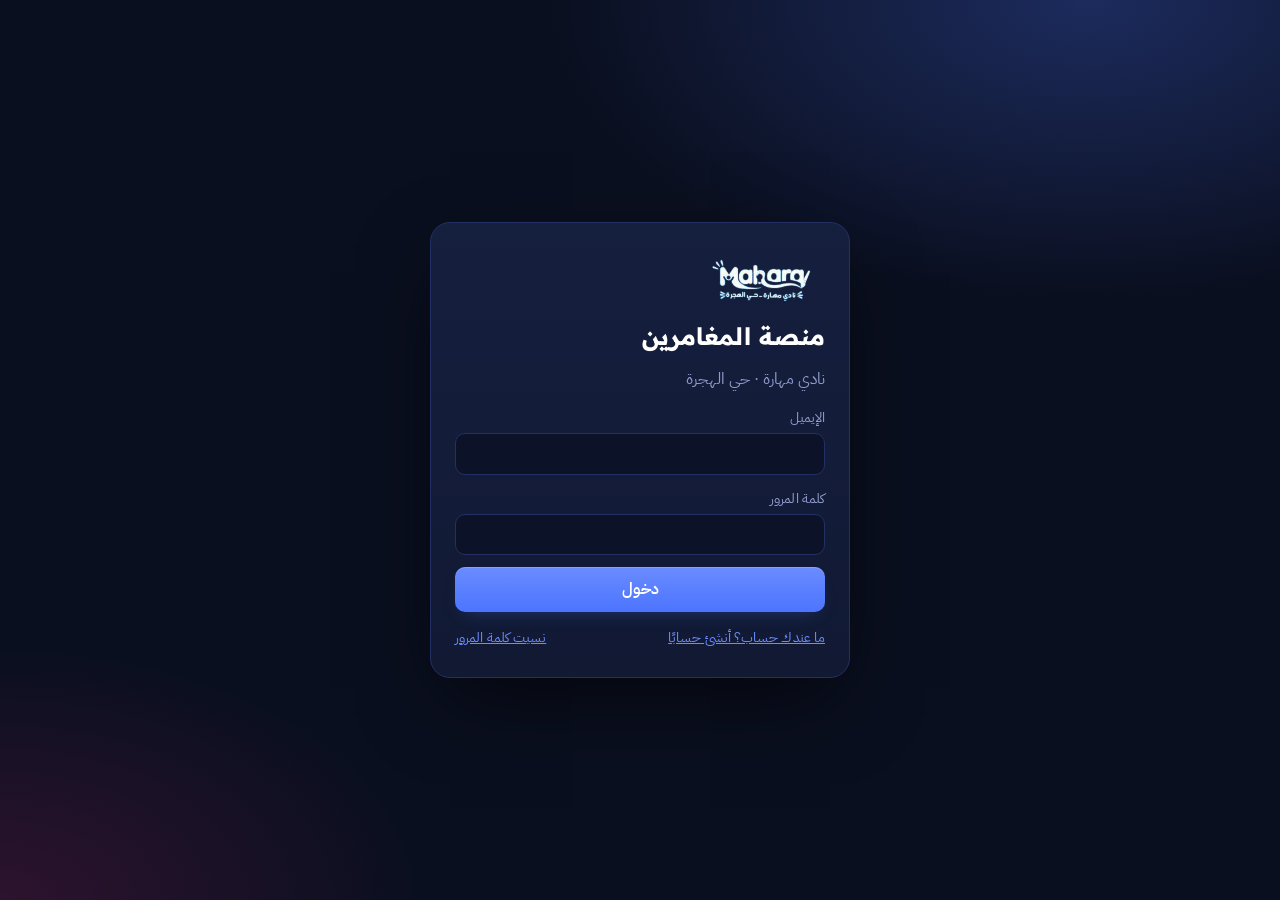
<file: index.html>
<!doctype html>
<html lang="ar" dir="rtl">
<head>
<meta charset="utf-8">
<meta name="viewport" content="width=device-width,initial-scale=1,viewport-fit=cover">
<meta name="robots" content="noindex,nofollow">
<meta name="theme-color" content="#0a0f1f">
<title>منصة المغامرين · نادي مهارة</title>
<link rel="icon" href="assets/icon.png">
<link rel="preconnect" href="https://fonts.googleapis.com">
<link rel="stylesheet" href="https://fonts.googleapis.com/css2?family=Readex+Pro:wght@400;600;700&family=IBM+Plex+Sans+Arabic:wght@400;500;600;700&family=Lalezar&display=swap">
<link rel="stylesheet" href="css/app.css">
</head>
<body>
<div id="app"><div class="boot">جاري التحميل…</div></div>
<noscript>فعّل JavaScript لاستخدام المنصة.</noscript>
<script type="module" src="js/app.js"></script>
</body>
</html>
</file>
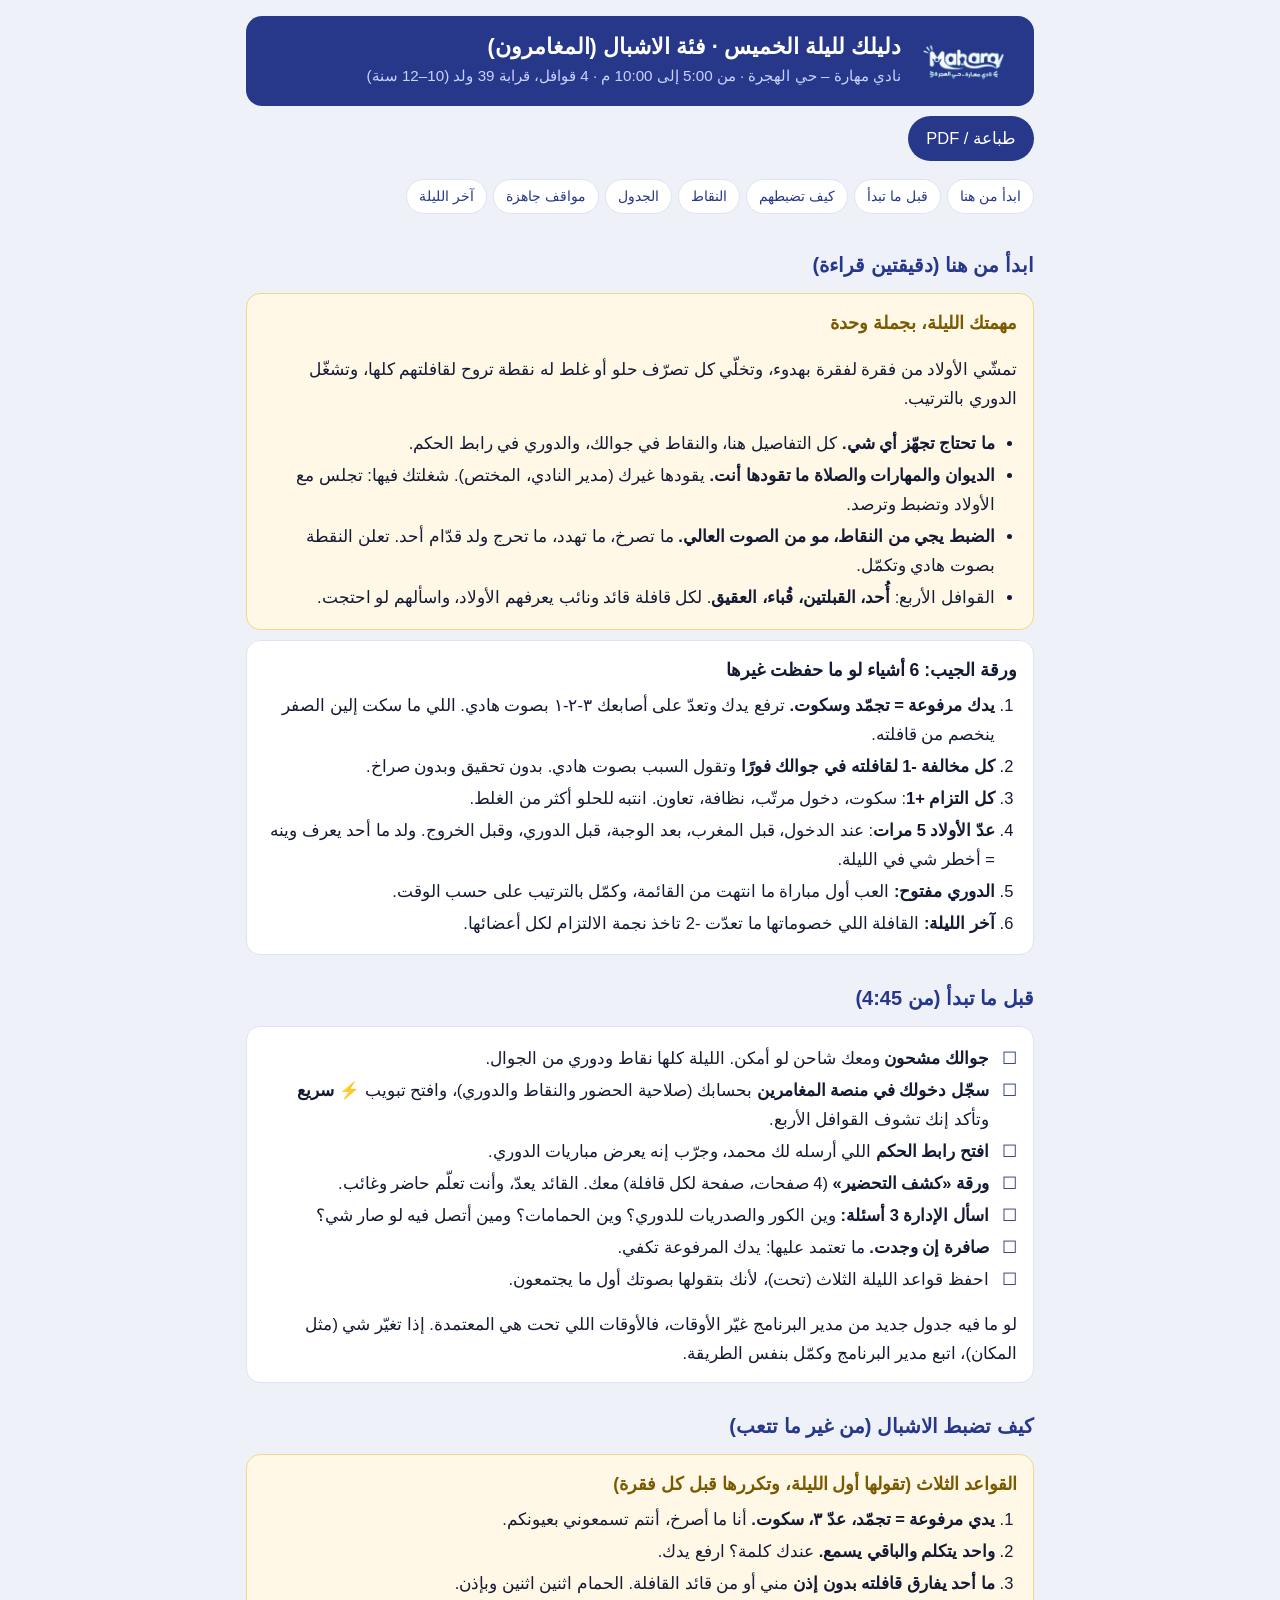
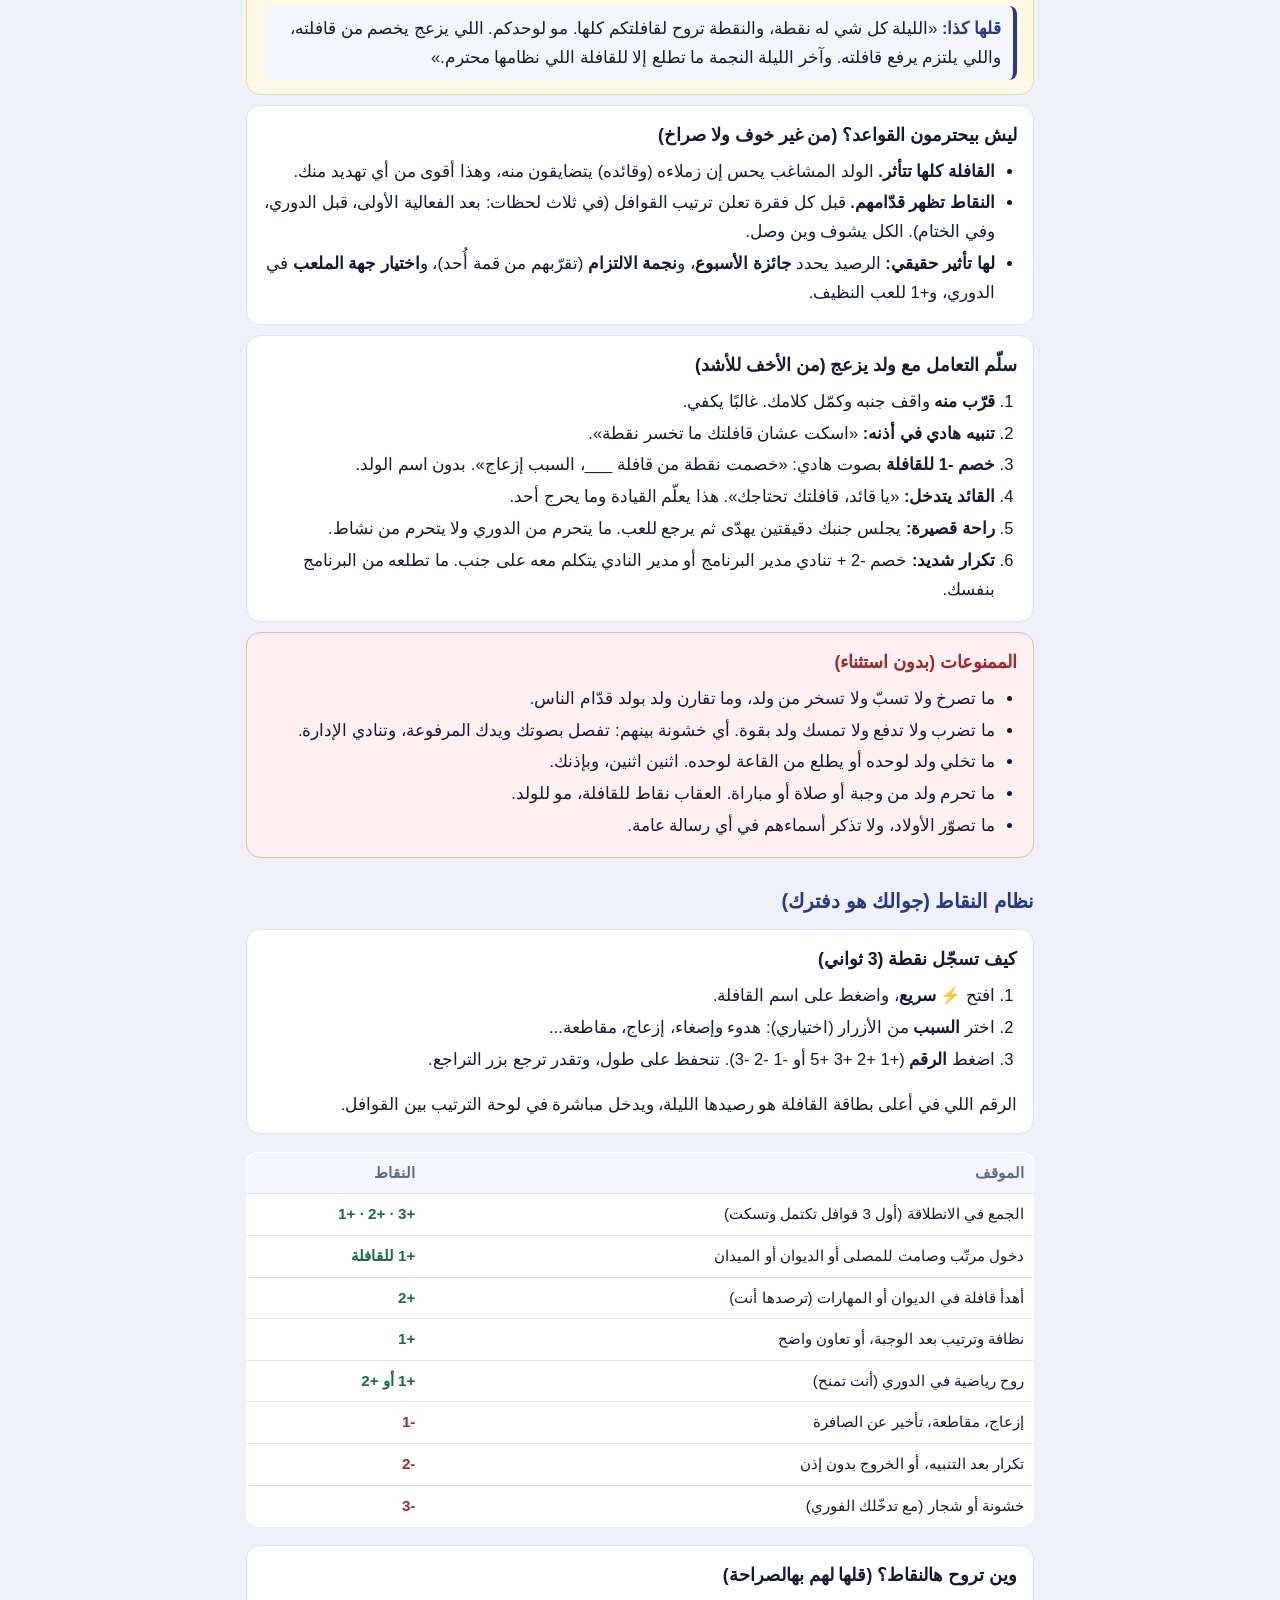
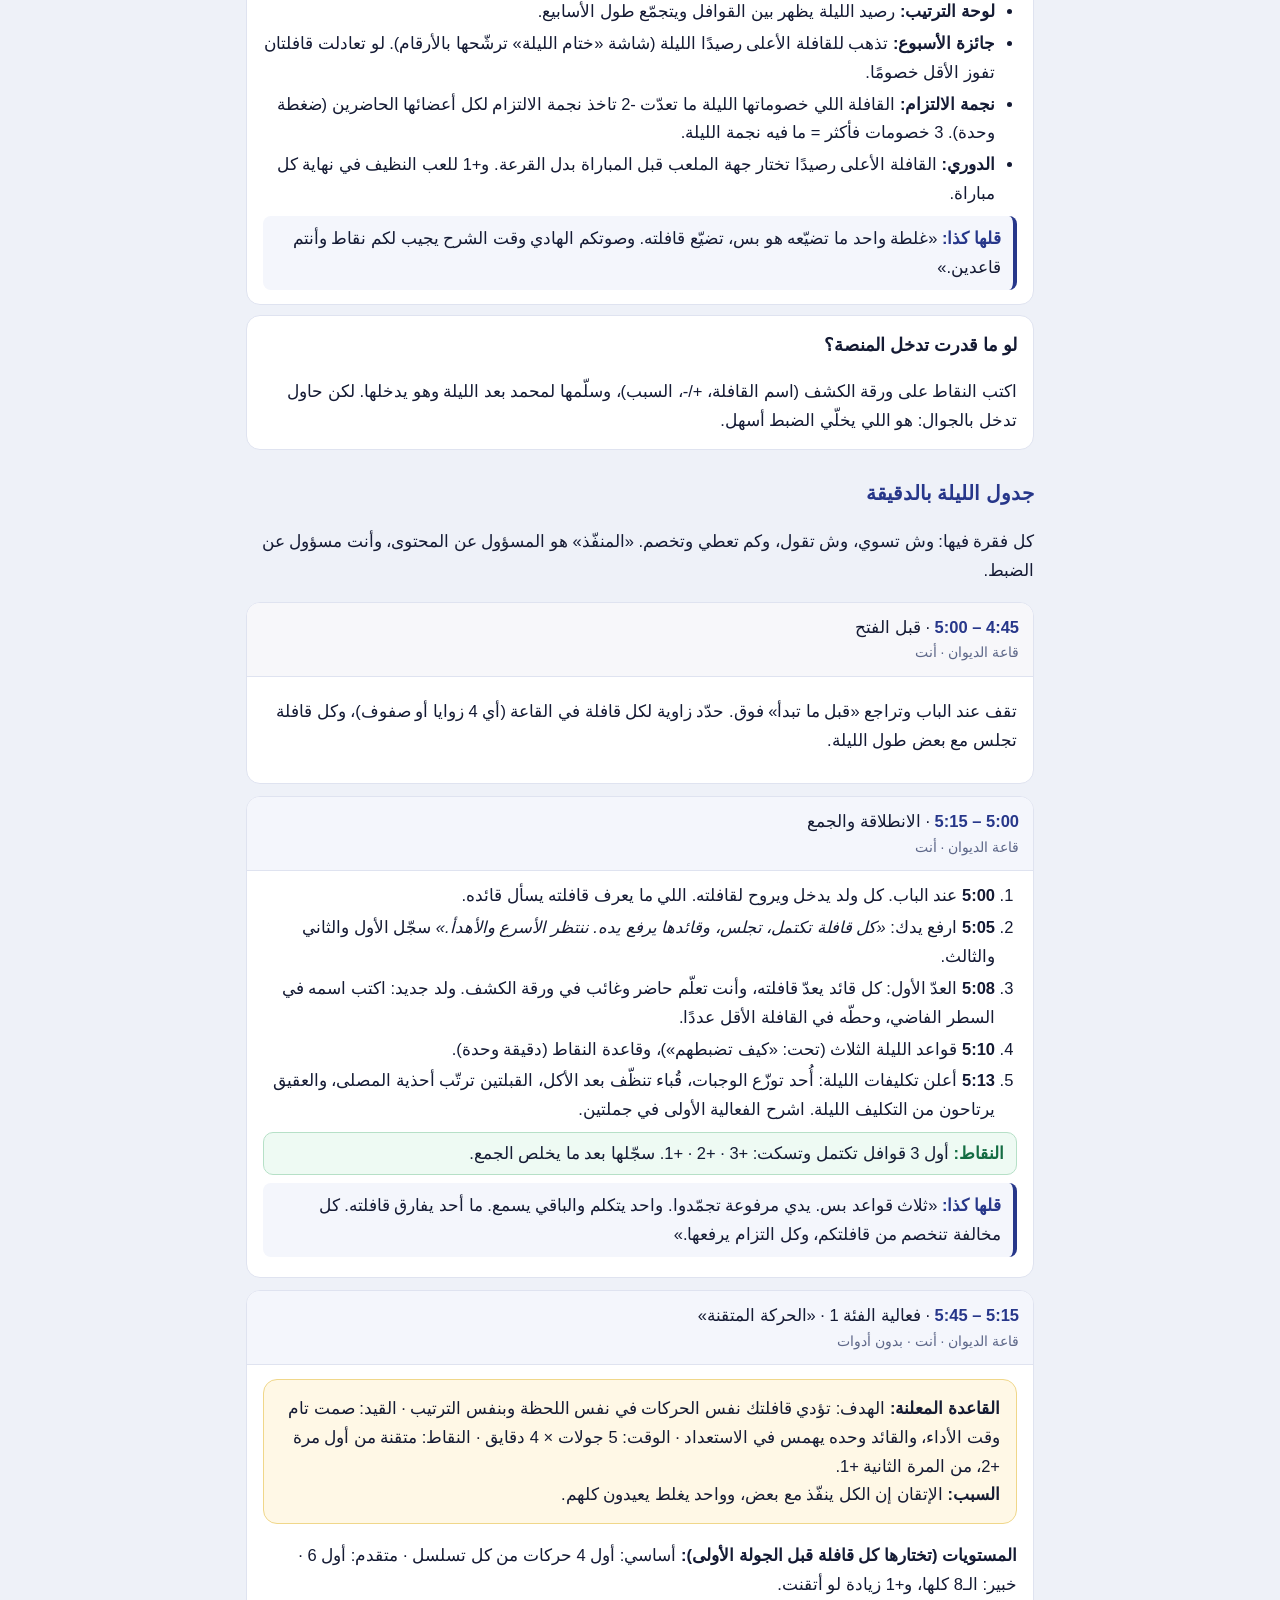
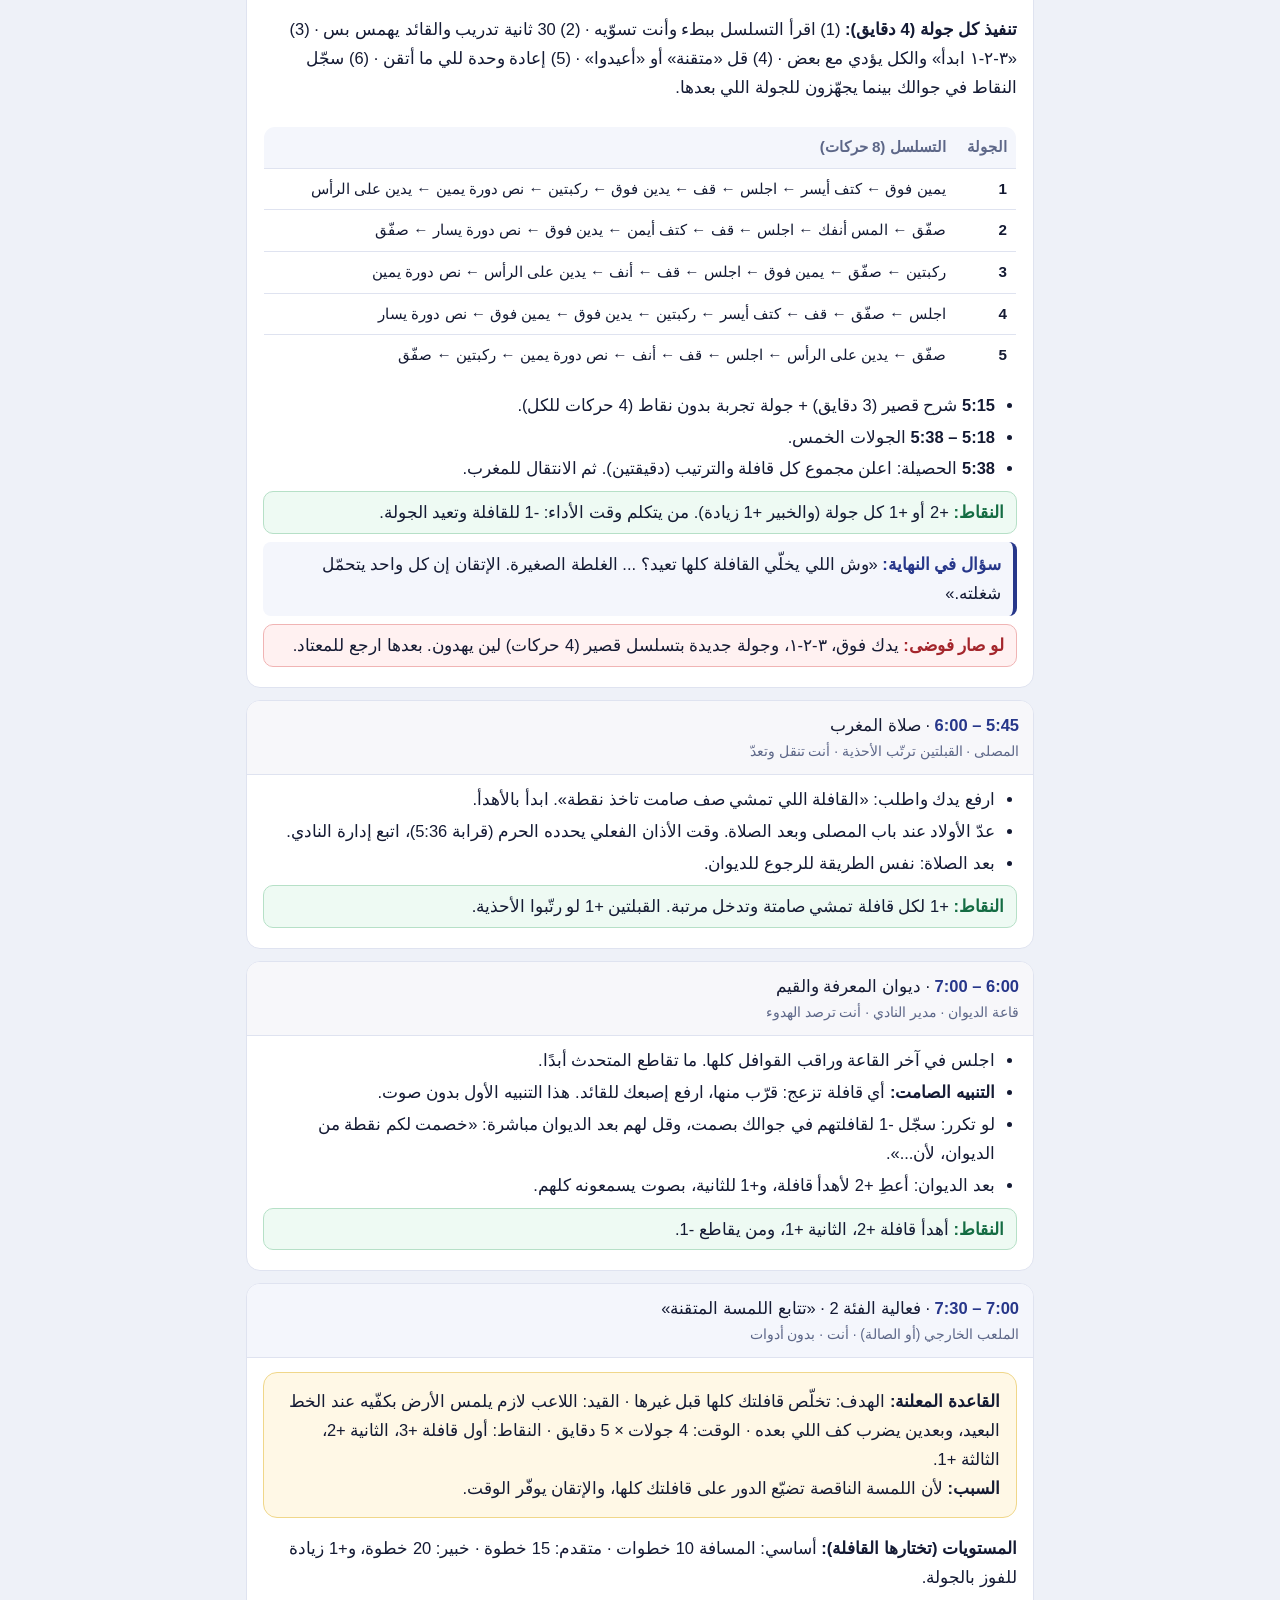
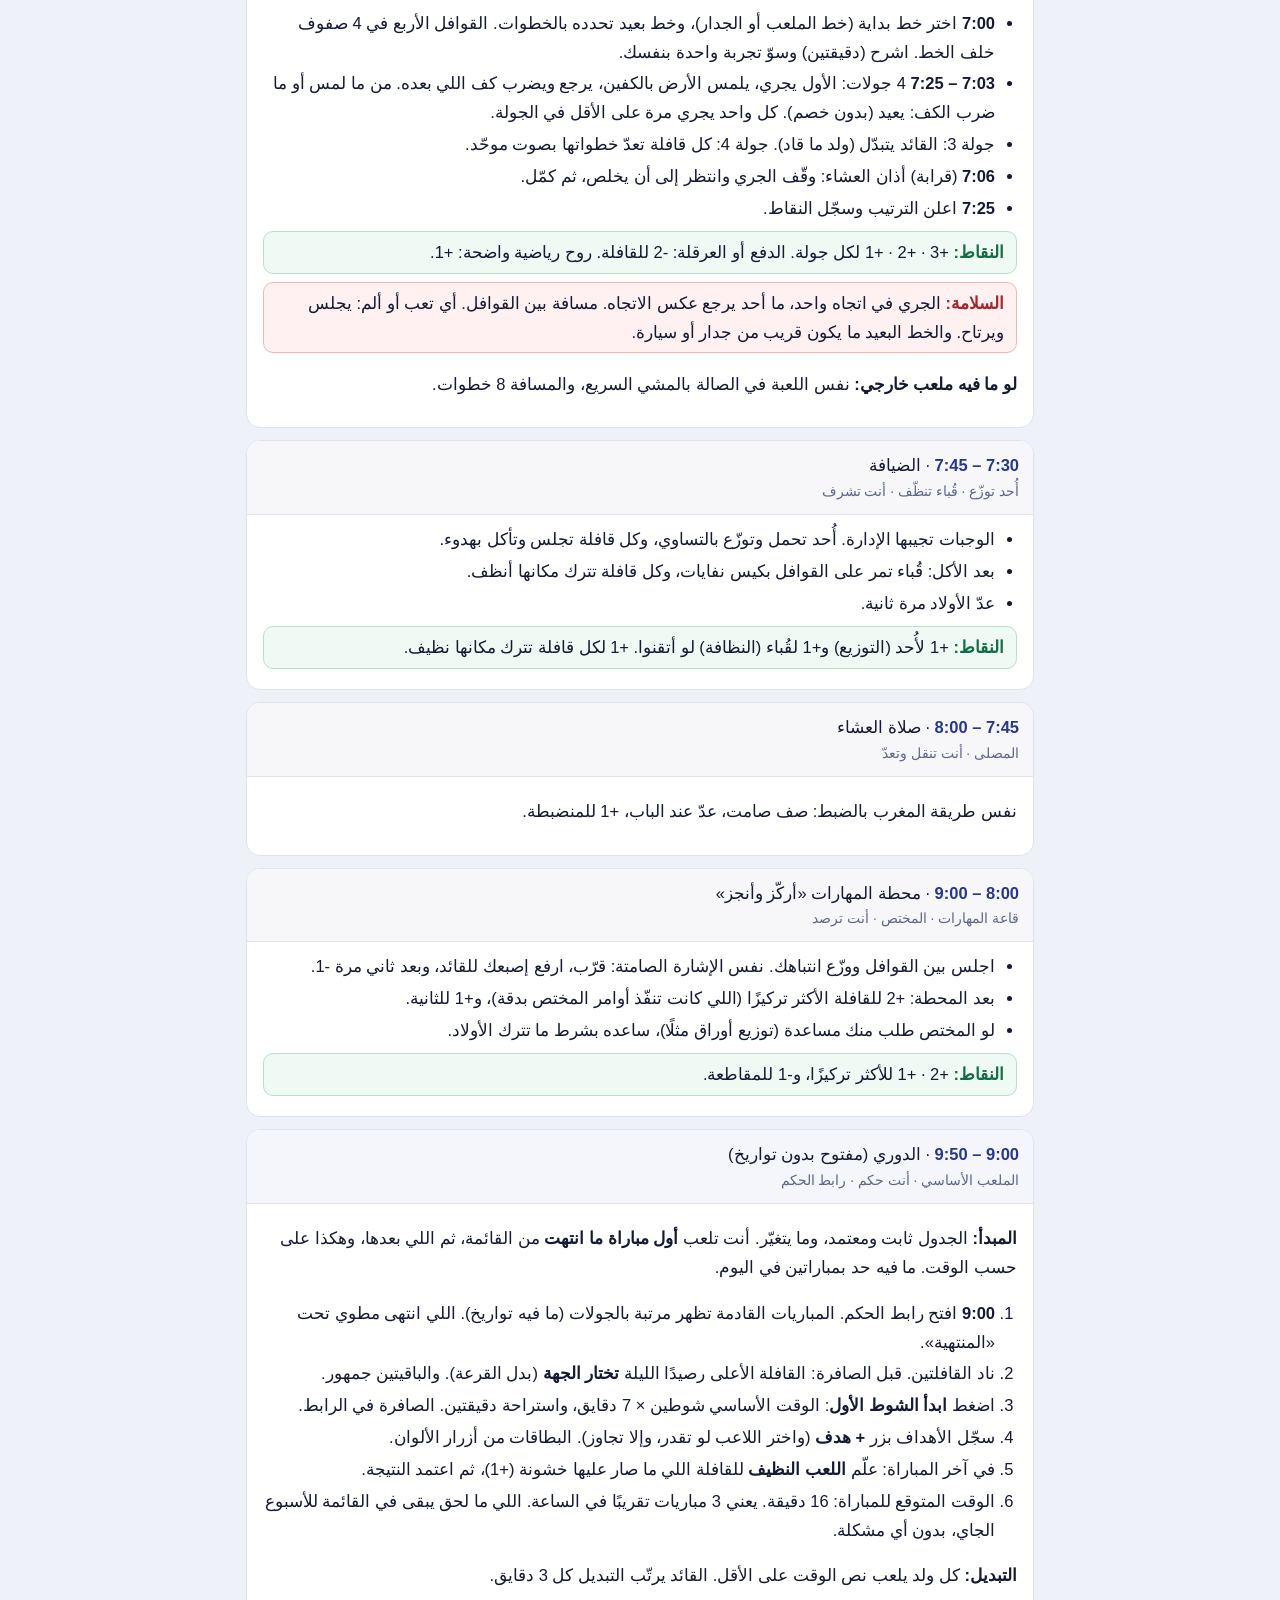
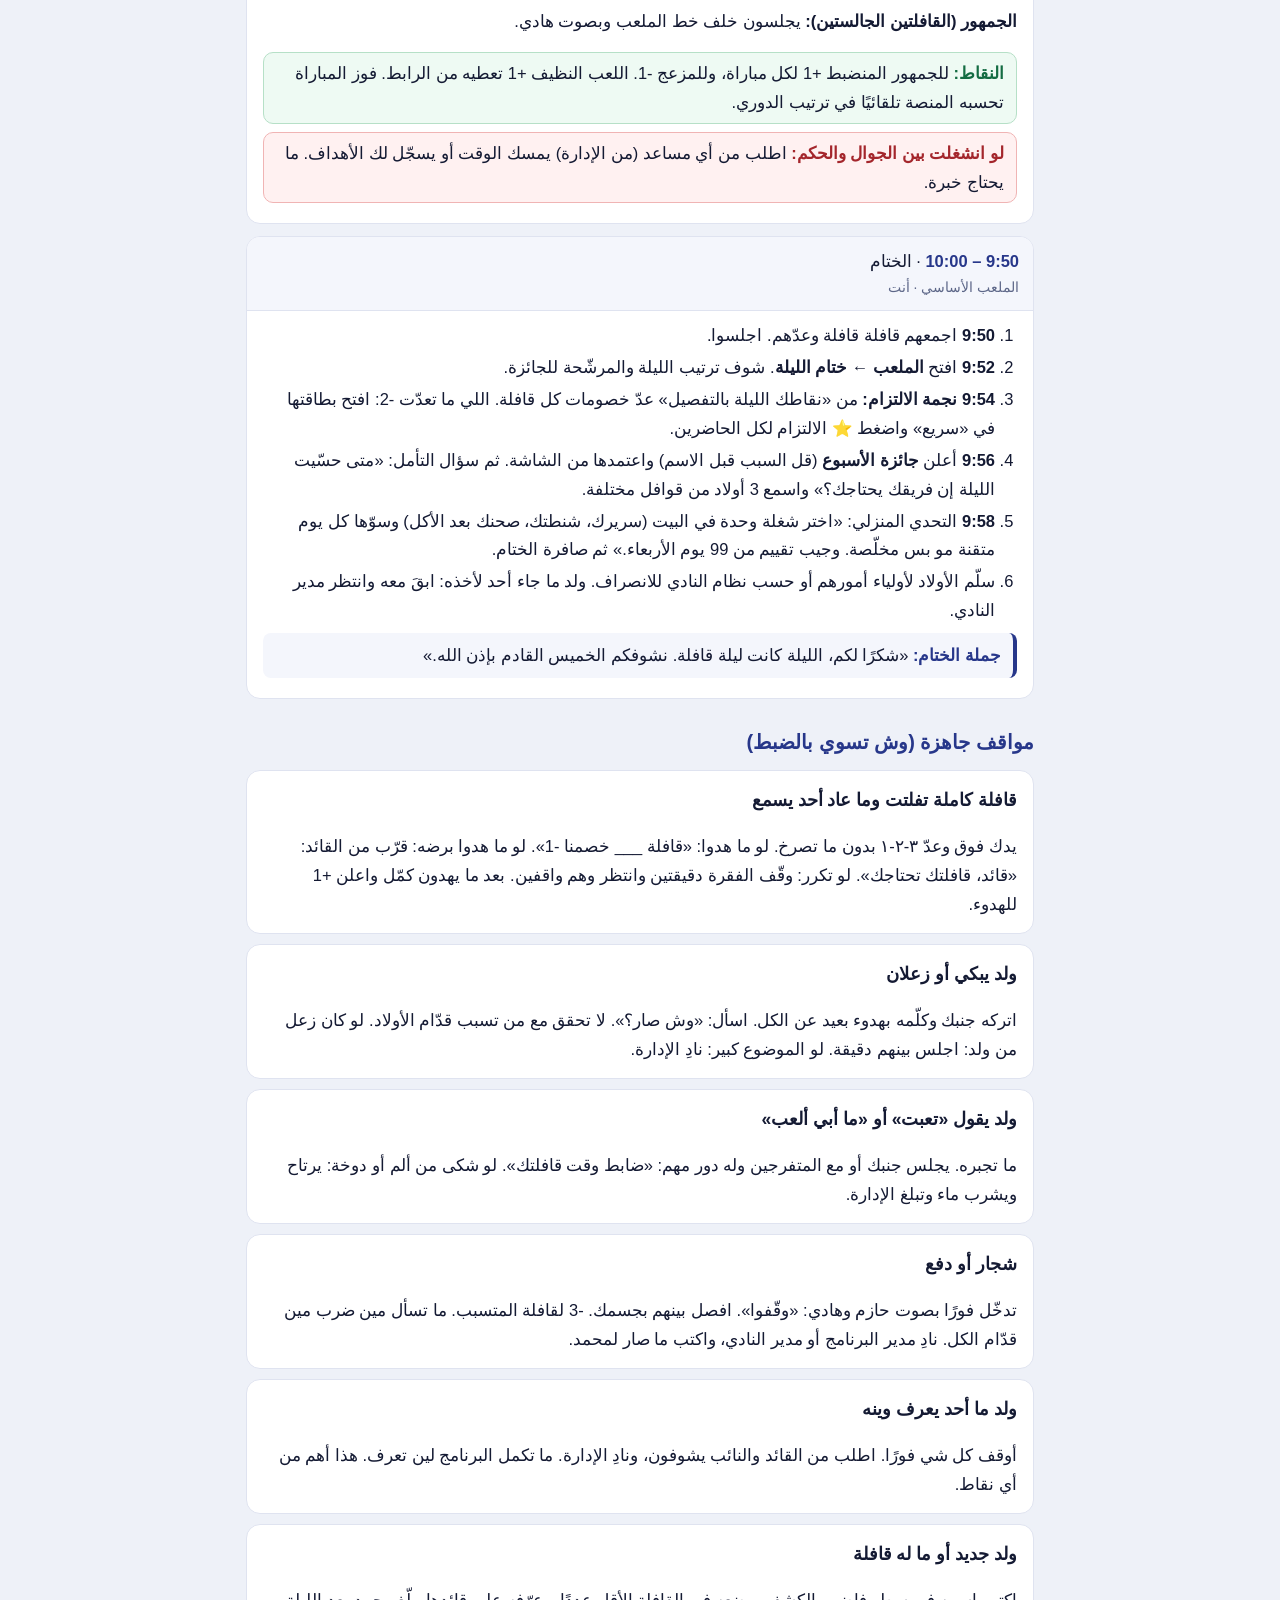
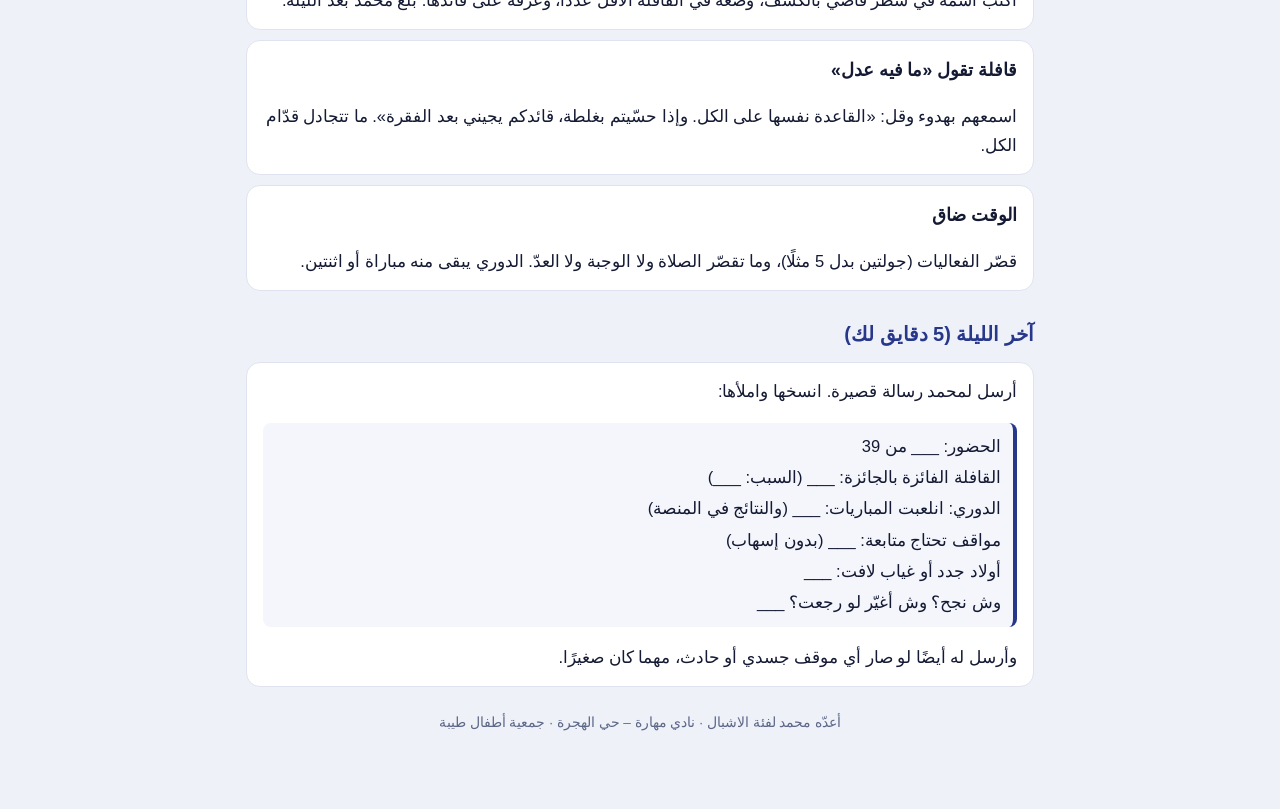
<file: badeel.html>
<!doctype html>
<html lang="ar" dir="rtl">
<head>
<meta charset="utf-8">
<meta name="viewport" content="width=device-width,initial-scale=1">
<meta name="robots" content="noindex,nofollow">
<title>دليل البديل · ليلة الخميس · الاشبال</title>
<link rel="icon" href="assets/icon.png">
<style>
  :root{color-scheme:light;--navy:#27378a;--ink:#141a33;--muted:#5d6788;--line:#dfe3f0;--soft:#f4f6fc;--ok:#146c43;--bad:#a4262c;--gold:#fff8e6;--goldl:#f0d78a}
  *{box-sizing:border-box}
  body{margin:0;background:#eef1f8;color:var(--ink);font-family:"IBM Plex Sans Arabic","Segoe UI",Tahoma,sans-serif;line-height:1.75;font-size:16.5px}
  .page{max-width:820px;margin:0 auto;padding:16px 16px 60px}
  header.hd{background:var(--navy);color:#fff;border-radius:16px;padding:16px 18px;display:flex;gap:14px;align-items:center}
  header.hd img{height:46px}header.hd h1{margin:0;font-size:1.35rem;line-height:1.35}header.hd p{margin:2px 0 0;color:#c9d2ff;font-size:.95rem}
  nav.jump{position:sticky;top:0;z-index:5;background:#eef1f8;padding:8px 0;display:flex;gap:6px;overflow-x:auto;white-space:nowrap}
  nav.jump a{background:#fff;border:1px solid var(--line);border-radius:999px;padding:4px 12px;color:var(--navy);text-decoration:none;font-size:.9rem;flex:0 0 auto}
  h2{font-size:1.25rem;color:var(--navy);margin:26px 0 8px}
  h3{margin:0;font-size:1.1rem}
  .box{background:#fff;border:1px solid var(--line);border-radius:14px;padding:14px 16px;margin:10px 0}
  .box>*:first-child{margin-top:0}.box>*:last-child{margin-bottom:0}
  .key{background:var(--gold);border:1px solid var(--goldl)}
  .key h3{color:#7a5a00}
  .bad{background:#fff1f1;border:1px solid #f0b4b4}.bad h3{color:var(--bad)}
  ul,ol{margin:6px 0;padding-inline-start:22px}li{margin:3px 0}
  .say{background:var(--soft);border-inline-start:4px solid var(--navy);border-radius:8px;padding:8px 12px;margin:8px 0}
  .say b{color:var(--navy)}
  .seg{background:#fff;border:1px solid var(--line);border-radius:14px;margin:12px 0;overflow:hidden;break-inside:avoid}
  .seg>header{background:var(--soft);padding:10px 14px;border-bottom:1px solid var(--line)}
  .seg>header .t{font-variant-numeric:tabular-nums;color:var(--navy);font-weight:700}
  .seg>header small{display:block;color:var(--muted)}
  .seg>div{padding:4px 16px 12px}
  .seg.other>header{background:#f7f7fa}
  .tag{display:inline-block;background:var(--navy);color:#fff;border-radius:999px;padding:0 10px;font-size:.82rem;margin-inline-end:6px}
  .tag.lite{background:#e6e9f5;color:var(--navy)}
  .pts{background:#eefaf3;border:1px solid #b6e0c7;border-radius:10px;padding:6px 12px;margin:8px 0}
  .pts b{color:var(--ok)}
  .warn{background:#fff1f1;border:1px solid #f0b4b4;border-radius:10px;padding:6px 12px;margin:8px 0}
  .warn b{color:var(--bad)}
  table{width:100%;border-collapse:collapse;background:#fff;border:1px solid var(--line);border-radius:12px;overflow:hidden;margin:8px 0}
  th,td{padding:7px 9px;border-bottom:1px solid var(--line);text-align:start;vertical-align:top;font-size:.95rem}
  th{background:var(--soft);color:var(--muted);font-weight:600}
  td.n{white-space:nowrap;font-variant-numeric:tabular-nums;font-weight:700}
  td.p{color:var(--ok)}td.m{color:var(--bad)}
  .tw{overflow-x:auto}
  .chk{list-style:none;padding:0}.chk li{padding-inline-start:28px;position:relative}.chk li::before{content:"☐";position:absolute;inset-inline-start:0;color:var(--navy)}
  .foot{color:var(--muted);font-size:.85rem;text-align:center;margin-top:24px}
  .noprint{margin:10px 0}.noprint button{font:inherit;background:var(--navy);color:#fff;border:0;border-radius:999px;padding:8px 18px;cursor:pointer}
  @media print{body{background:#fff;font-size:13.5px}.noprint,nav.jump{display:none}.page{padding:0;max-width:none}.seg,.box{break-inside:avoid}h2{break-after:avoid}}
  @media (max-width:560px){body{font-size:16px}.page{padding:12px 12px 50px}}
</style>
</head>
<body>
<div class="page">

<header class="hd"><img src="assets/mahara.png" alt="نادي مهارة"><div><h1>دليلك لليلة الخميس · فئة الاشبال (المغامرون)</h1><p>نادي مهارة – حي الهجرة · من 5:00 إلى 10:00 م · 4 قوافل، قرابة 39 ولد (10–12 سنة)</p></div></header>
<div class="noprint"><button id="pr">طباعة / PDF</button></div>
<nav class="jump"><a href="#s0">ابدأ من هنا</a><a href="#s1">قبل ما تبدأ</a><a href="#s2">كيف تضبطهم</a><a href="#s3">النقاط</a><a href="#s4">الجدول</a><a href="#s5">مواقف جاهزة</a><a href="#s6">آخر الليلة</a></nav>

<h2 id="s0">ابدأ من هنا (دقيقتين قراءة)</h2>
<div class="box key">
  <h3>مهمتك الليلة، بجملة وحدة</h3>
  <p>تمشّي الأولاد من فقرة لفقرة بهدوء، وتخلّي كل تصرّف حلو أو غلط له نقطة تروح لقافلتهم كلها، وتشغّل الدوري بالترتيب.</p>
  <ul>
    <li><b>ما تحتاج تجهّز أي شي.</b> كل التفاصيل هنا، والنقاط في جوالك، والدوري في رابط الحكم.</li>
    <li><b>الديوان والمهارات والصلاة ما تقودها أنت.</b> يقودها غيرك (مدير النادي، المختص). شغلتك فيها: تجلس مع الأولاد وتضبط وترصد.</li>
    <li><b>الضبط يجي من النقاط، مو من الصوت العالي.</b> ما تصرخ، ما تهدد، ما تحرج ولد قدّام أحد. تعلن النقطة بصوت هادي وتكمّل.</li>
    <li>القوافل الأربع: <b>أُحد، القبلتين، قُباء، العقيق</b>. لكل قافلة قائد ونائب يعرفهم الأولاد، واسألهم لو احتجت.</li>
  </ul>
</div>
<div class="box">
  <h3>ورقة الجيب: 6 أشياء لو ما حفظت غيرها</h3>
  <ol>
    <li><b>يدك مرفوعة = تجمّد وسكوت.</b> ترفع يدك وتعدّ على أصابعك ٣-٢-١ بصوت هادي. اللي ما سكت إلين الصفر ينخصم من قافلته.</li>
    <li><b>كل مخالفة -1 لقافلته في جوالك فورًا</b> وتقول السبب بصوت هادي. بدون تحقيق وبدون صراخ.</li>
    <li><b>كل التزام +1</b>: سكوت، دخول مرتّب، نظافة، تعاون. انتبه للحلو أكثر من الغلط.</li>
    <li><b>عدّ الأولاد 5 مرات</b>: عند الدخول، قبل المغرب، بعد الوجبة، قبل الدوري، وقبل الخروج. ولد ما أحد يعرف وينه = أخطر شي في الليلة.</li>
    <li><b>الدوري مفتوح:</b> العب أول مباراة ما انتهت من القائمة، وكمّل بالترتيب على حسب الوقت.</li>
    <li><b>آخر الليلة:</b> القافلة اللي خصوماتها ما تعدّت -2 تاخذ نجمة الالتزام لكل أعضائها.</li>
  </ol>
</div>

<h2 id="s1">قبل ما تبدأ (من 4:45)</h2>
<div class="box">
  <ul class="chk">
    <li><b>جوالك مشحون</b> ومعك شاحن لو أمكن. الليلة كلها نقاط ودوري من الجوال.</li>
    <li><b>سجّل دخولك في منصة المغامرين</b> بحسابك (صلاحية الحضور والنقاط والدوري)، وافتح تبويب <b>⚡ سريع</b> وتأكد إنك تشوف القوافل الأربع.</li>
    <li><b>افتح رابط الحكم</b> اللي أرسله لك محمد، وجرّب إنه يعرض مباريات الدوري.</li>
    <li><b>ورقة «كشف التحضير»</b> (4 صفحات، صفحة لكل قافلة) معك. القائد يعدّ، وأنت تعلّم حاضر وغائب.</li>
    <li><b>اسأل الإدارة 3 أسئلة:</b> وين الكور والصدريات للدوري؟ وين الحمامات؟ ومين أتصل فيه لو صار شي؟</li>
    <li><b>صافرة إن وجدت.</b> ما تعتمد عليها: يدك المرفوعة تكفي.</li>
    <li>احفظ قواعد الليلة الثلاث (تحت)، لأنك بتقولها بصوتك أول ما يجتمعون.</li>
  </ul>
  <p>لو ما فيه جدول جديد من مدير البرنامج غيّر الأوقات، فالأوقات اللي تحت هي المعتمدة. إذا تغيّر شي (مثل المكان)، اتبع مدير البرنامج وكمّل بنفس الطريقة.</p>
</div>

<h2 id="s2">كيف تضبط الاشبال (من غير ما تتعب)</h2>
<div class="box key">
  <h3>القواعد الثلاث (تقولها أول الليلة، وتكررها قبل كل فقرة)</h3>
  <ol>
    <li><b>يدي مرفوعة = تجمّد، عدّ ٣، سكوت.</b> أنا ما أصرخ، أنتم تسمعوني بعيونكم.</li>
    <li><b>واحد يتكلم والباقي يسمع.</b> عندك كلمة؟ ارفع يدك.</li>
    <li><b>ما أحد يفارق قافلته بدون إذن</b> مني أو من قائد القافلة. الحمام اثنين اثنين وبإذن.</li>
  </ol>
  <div class="say"><b>قلها كذا:</b> «الليلة كل شي له نقطة، والنقطة تروح لقافلتكم كلها. مو لوحدكم. اللي يزعج يخصم من قافلته، واللي يلتزم يرفع قافلته. وآخر الليلة النجمة ما تطلع إلا للقافلة اللي نظامها محترم.»</div>
</div>
<div class="box">
  <h3>ليش بيحترمون القواعد؟ (من غير خوف ولا صراخ)</h3>
  <ul>
    <li><b>القافلة كلها تتأثر.</b> الولد المشاغب يحس إن زملاءه (وقائده) يتضايقون منه، وهذا أقوى من أي تهديد منك.</li>
    <li><b>النقاط تظهر قدّامهم.</b> قبل كل فقرة تعلن ترتيب القوافل (في ثلاث لحظات: بعد الفعالية الأولى، قبل الدوري، وفي الختام). الكل يشوف وين وصل.</li>
    <li><b>لها تأثير حقيقي:</b> الرصيد يحدد <b>جائزة الأسبوع</b>، و<b>نجمة الالتزام</b> (تقرّبهم من قمة أُحد)، و<b>اختيار جهة الملعب</b> في الدوري، و+1 للعب النظيف.</li>
  </ul>
</div>
<div class="box">
  <h3>سلّم التعامل مع ولد يزعج (من الأخف للأشد)</h3>
  <ol>
    <li><b>قرّب منه</b> واقف جنبه وكمّل كلامك. غالبًا يكفي.</li>
    <li><b>تنبيه هادي في أذنه:</b> «اسكت عشان قافلتك ما تخسر نقطة».</li>
    <li><b>خصم -1 للقافلة</b> بصوت هادي: «خصمت نقطة من قافلة ___، السبب إزعاج». بدون اسم الولد.</li>
    <li><b>القائد يتدخل:</b> «يا قائد، قافلتك تحتاجك». هذا يعلّم القيادة وما يحرج أحد.</li>
    <li><b>راحة قصيرة:</b> يجلس جنبك دقيقتين يهدّى ثم يرجع للعب. ما يتحرم من الدوري ولا يتحرم من نشاط.</li>
    <li><b>تكرار شديد:</b> خصم -2 + تنادي مدير البرنامج أو مدير النادي يتكلم معه على جنب. ما تطلعه من البرنامج بنفسك.</li>
  </ol>
</div>
<div class="box bad">
  <h3>الممنوعات (بدون استثناء)</h3>
  <ul>
    <li>ما تصرخ ولا تسبّ ولا تسخر من ولد، وما تقارن ولد بولد قدّام الناس.</li>
    <li>ما تضرب ولا تدفع ولا تمسك ولد بقوة. أي خشونة بينهم: تفصل بصوتك ويدك المرفوعة، وتنادي الإدارة.</li>
    <li>ما تخلي ولد لوحده أو يطلع من القاعة لوحده. اثنين اثنين، وبإذنك.</li>
    <li>ما تحرم ولد من وجبة أو صلاة أو مباراة. العقاب نقاط للقافلة، مو للولد.</li>
    <li>ما تصوّر الأولاد، ولا تذكر أسماءهم في أي رسالة عامة.</li>
  </ul>
</div>

<h2 id="s3">نظام النقاط (جوالك هو دفترك)</h2>
<div class="box">
  <h3>كيف تسجّل نقطة (3 ثواني)</h3>
  <ol>
    <li>افتح <b>⚡ سريع</b>، واضغط على اسم القافلة.</li>
    <li>اختر <b>السبب</b> من الأزرار (اختياري): هدوء وإصغاء، إزعاج، مقاطعة...</li>
    <li>اضغط <b>الرقم</b> (+1 +2 +3 +5 أو -1 -2 -3). تنحفظ على طول، وتقدر ترجع بزر التراجع.</li>
  </ol>
  <p>الرقم اللي في أعلى بطاقة القافلة هو رصيدها الليلة، ويدخل مباشرة في لوحة الترتيب بين القوافل.</p>
</div>
<div class="tw"><table>
  <thead><tr><th>الموقف</th><th>النقاط</th></tr></thead>
  <tbody>
    <tr><td>الجمع في الانطلاقة (أول 3 قوافل تكتمل وتسكت)</td><td class="n p">+3 · +2 · +1</td></tr>
    <tr><td>دخول مرتّب وصامت للمصلى أو الديوان أو الميدان</td><td class="n p">+1 للقافلة</td></tr>
    <tr><td>أهدأ قافلة في الديوان أو المهارات (ترصدها أنت)</td><td class="n p">+2</td></tr>
    <tr><td>نظافة وترتيب بعد الوجبة، أو تعاون واضح</td><td class="n p">+1</td></tr>
    <tr><td>روح رياضية في الدوري (أنت تمنح)</td><td class="n p">+1 أو +2</td></tr>
    <tr><td>إزعاج، مقاطعة، تأخير عن الصافرة</td><td class="n m">-1</td></tr>
    <tr><td>تكرار بعد التنبيه، أو الخروج بدون إذن</td><td class="n m">-2</td></tr>
    <tr><td>خشونة أو شجار (مع تدخّلك الفوري)</td><td class="n m">-3</td></tr>
  </tbody></table></div>
<div class="box">
  <h3>وين تروح هالنقاط؟ (قلها لهم بهالصراحة)</h3>
  <ul>
    <li><b>لوحة الترتيب:</b> رصيد الليلة يظهر بين القوافل ويتجمّع طول الأسابيع.</li>
    <li><b>جائزة الأسبوع:</b> تذهب للقافلة الأعلى رصيدًا الليلة (شاشة «ختام الليلة» ترشّحها بالأرقام). لو تعادلت قافلتان تفوز الأقل خصومًا.</li>
    <li><b>نجمة الالتزام:</b> القافلة اللي خصوماتها الليلة ما تعدّت -2 تاخذ نجمة الالتزام لكل أعضائها الحاضرين (ضغطة وحدة). 3 خصومات فأكثر = ما فيه نجمة الليلة.</li>
    <li><b>الدوري:</b> القافلة الأعلى رصيدًا تختار جهة الملعب قبل المباراة بدل القرعة. و+1 للعب النظيف في نهاية كل مباراة.</li>
  </ul>
  <div class="say"><b>قلها كذا:</b> «غلطة واحد ما تضيّعه هو بس، تضيّع قافلته. وصوتكم الهادي وقت الشرح يجيب لكم نقاط وأنتم قاعدين.»</div>
</div>
<div class="box">
  <h3>لو ما قدرت تدخل المنصة؟</h3>
  <p>اكتب النقاط على ورقة الكشف (اسم القافلة، +/-، السبب)، وسلّمها لمحمد بعد الليلة وهو يدخلها. لكن حاول تدخل بالجوال: هو اللي يخلّي الضبط أسهل.</p>
</div>

<h2 id="s4">جدول الليلة بالدقيقة</h2>
<p>كل فقرة فيها: وش تسوي، وش تقول، وكم تعطي وتخصم. «المنفّذ» هو المسؤول عن المحتوى، وأنت مسؤول عن الضبط.</p>

<section class="seg other"><header><span class="t">4:45 – 5:00</span> · قبل الفتح<small>قاعة الديوان · أنت</small></header><div>
  <p>تقف عند الباب وتراجع «قبل ما تبدأ» فوق. حدّد زاوية لكل قافلة في القاعة (أي 4 زوايا أو صفوف)، وكل قافلة تجلس مع بعض طول الليلة.</p>
</div></section>

<section class="seg"><header><span class="t">5:00 – 5:15</span> · الانطلاقة والجمع<small>قاعة الديوان · أنت</small></header><div>
  <ol>
    <li><b>5:00</b> عند الباب. كل ولد يدخل ويروح لقافلته. اللي ما يعرف قافلته يسأل قائده.</li>
    <li><b>5:05</b> ارفع يدك: <i>«كل قافلة تكتمل، تجلس، وقائدها يرفع يده. ننتظر الأسرع والأهدأ.»</i> سجّل الأول والثاني والثالث.</li>
    <li><b>5:08</b> العدّ الأول: كل قائد يعدّ قافلته، وأنت تعلّم حاضر وغائب في ورقة الكشف. ولد جديد: اكتب اسمه في السطر الفاضي، وحطّه في القافلة الأقل عددًا.</li>
    <li><b>5:10</b> قواعد الليلة الثلاث (تحت: «كيف تضبطهم»)، وقاعدة النقاط (دقيقة وحدة).</li>
    <li><b>5:13</b> أعلن تكليفات الليلة: أُحد توزّع الوجبات، قُباء تنظّف بعد الأكل، القبلتين ترتّب أحذية المصلى، والعقيق يرتاحون من التكليف الليلة. اشرح الفعالية الأولى في جملتين.</li>
  </ol>
  <div class="pts"><b>النقاط:</b> أول 3 قوافل تكتمل وتسكت: +3 · +2 · +1. سجّلها بعد ما يخلص الجمع.</div>
  <div class="say"><b>قلها كذا:</b> «ثلاث قواعد بس. يدي مرفوعة تجمّدوا. واحد يتكلم والباقي يسمع. ما أحد يفارق قافلته. كل مخالفة تنخصم من قافلتكم، وكل التزام يرفعها.»</div>
</div></section>

<section class="seg"><header><span class="t">5:15 – 5:45</span> · فعالية الفئة 1 · «الحركة المتقنة»<small>قاعة الديوان · أنت · بدون أدوات</small></header><div>
  <div class="box" style="background:var(--gold);border-color:var(--goldl)"><b>القاعدة المعلنة:</b> الهدف: تؤدي قافلتك نفس الحركات في نفس اللحظة وبنفس الترتيب · القيد: صمت تام وقت الأداء، والقائد وحده يهمس في الاستعداد · الوقت: 5 جولات × 4 دقايق · النقاط: متقنة من أول مرة +2، من المرة الثانية +1.<br><b>السبب:</b> الإتقان إن الكل ينفّذ مع بعض، وواحد يغلط يعيدون كلهم.</div>
  <p><b>المستويات (تختارها كل قافلة قبل الجولة الأولى):</b> أساسي: أول 4 حركات من كل تسلسل · متقدم: أول 6 · خبير: الـ8 كلها، و+1 زيادة لو أتقنت.</p>
  <p><b>تنفيذ كل جولة (4 دقايق):</b> (1) اقرأ التسلسل ببطء وأنت تسوّيه · (2) 30 ثانية تدريب والقائد يهمس بس · (3) «٣-٢-١ ابدأ» والكل يؤدي مع بعض · (4) قل «متقنة» أو «أعيدوا» · (5) إعادة وحدة للي ما أتقن · (6) سجّل النقاط في جوالك بينما يجهّزون للجولة اللي بعدها.</p>
  <div class="tw"><table><thead><tr><th>الجولة</th><th>التسلسل (8 حركات)</th></tr></thead><tbody>
    <tr><td class="n">1</td><td>يمين فوق ← كتف أيسر ← اجلس ← قف ← يدين فوق ← ركبتين ← نص دورة يمين ← يدين على الرأس</td></tr>
    <tr><td class="n">2</td><td>صفّق ← المس أنفك ← اجلس ← قف ← كتف أيمن ← يدين فوق ← نص دورة يسار ← صفّق</td></tr>
    <tr><td class="n">3</td><td>ركبتين ← صفّق ← يمين فوق ← اجلس ← قف ← أنف ← يدين على الرأس ← نص دورة يمين</td></tr>
    <tr><td class="n">4</td><td>اجلس ← صفّق ← قف ← كتف أيسر ← ركبتين ← يدين فوق ← يمين فوق ← نص دورة يسار</td></tr>
    <tr><td class="n">5</td><td>صفّق ← يدين على الرأس ← اجلس ← قف ← أنف ← نص دورة يمين ← ركبتين ← صفّق</td></tr>
  </tbody></table></div>
  <ul>
    <li><b>5:15</b> شرح قصير (3 دقايق) + جولة تجربة بدون نقاط (4 حركات للكل).</li>
    <li><b>5:18 – 5:38</b> الجولات الخمس.</li>
    <li><b>5:38</b> الحصيلة: اعلن مجموع كل قافلة والترتيب (دقيقتين). ثم الانتقال للمغرب.</li>
  </ul>
  <div class="pts"><b>النقاط:</b> +2 أو +1 كل جولة (والخبير +1 زيادة). من يتكلم وقت الأداء: -1 للقافلة وتعيد الجولة.</div>
  <div class="say"><b>سؤال في النهاية:</b> «وش اللي يخلّي القافلة كلها تعيد؟ ... الغلطة الصغيرة. الإتقان إن كل واحد يتحمّل شغلته.»</div>
  <div class="warn"><b>لو صار فوضى:</b> يدك فوق، ٣-٢-١، وجولة جديدة بتسلسل قصير (4 حركات) لين يهدون. بعدها ارجع للمعتاد.</div>
</div></section>

<section class="seg other"><header><span class="t">5:45 – 6:00</span> · صلاة المغرب<small>المصلى · القبلتين ترتّب الأحذية · أنت تنقل وتعدّ</small></header><div>
  <ul>
    <li>ارفع يدك واطلب: «القافلة اللي تمشي صف صامت تاخذ نقطة». ابدأ بالأهدأ.</li>
    <li>عدّ الأولاد عند باب المصلى وبعد الصلاة. وقت الأذان الفعلي يحدده الحرم (قرابة 5:36)، اتبع إدارة النادي.</li>
    <li>بعد الصلاة: نفس الطريقة للرجوع للديوان.</li>
  </ul>
  <div class="pts"><b>النقاط:</b> +1 لكل قافلة تمشي صامتة وتدخل مرتبة. القبلتين +1 لو رتّبوا الأحذية.</div>
</div></section>

<section class="seg other"><header><span class="t">6:00 – 7:00</span> · ديوان المعرفة والقيم<small>قاعة الديوان · مدير النادي · أنت ترصد الهدوء</small></header><div>
  <ul>
    <li>اجلس في آخر القاعة وراقب القوافل كلها. ما تقاطع المتحدث أبدًا.</li>
    <li><b>التنبيه الصامت:</b> أي قافلة تزعج: قرّب منها، ارفع إصبعك للقائد. هذا التنبيه الأول بدون صوت.</li>
    <li>لو تكرر: سجّل -1 لقافلتهم في جوالك بصمت، وقل لهم بعد الديوان مباشرة: «خصمت لكم نقطة من الديوان، لأن...».</li>
    <li>بعد الديوان: أعطِ +2 لأهدأ قافلة، و+1 للثانية، بصوت يسمعونه كلهم.</li>
  </ul>
  <div class="pts"><b>النقاط:</b> أهدأ قافلة +2، الثانية +1، ومن يقاطع -1.</div>
</div></section>

<section class="seg"><header><span class="t">7:00 – 7:30</span> · فعالية الفئة 2 · «تتابع اللمسة المتقنة»<small>الملعب الخارجي (أو الصالة) · أنت · بدون أدوات</small></header><div>
  <div class="box" style="background:var(--gold);border-color:var(--goldl)"><b>القاعدة المعلنة:</b> الهدف: تخلّص قافلتك كلها قبل غيرها · القيد: اللاعب لازم يلمس الأرض بكفّيه عند الخط البعيد، وبعدين يضرب كف اللي بعده · الوقت: 4 جولات × 5 دقايق · النقاط: أول قافلة +3، الثانية +2، الثالثة +1.<br><b>السبب:</b> لأن اللمسة الناقصة تضيّع الدور على قافلتك كلها، والإتقان يوفّر الوقت.</div>
  <p><b>المستويات (تختارها القافلة):</b> أساسي: المسافة 10 خطوات · متقدم: 15 خطوة · خبير: 20 خطوة، و+1 زيادة للفوز بالجولة.</p>
  <ul>
    <li><b>7:00</b> اختر خط بداية (خط الملعب أو الجدار)، وخط بعيد تحدده بالخطوات. القوافل الأربع في 4 صفوف خلف الخط. اشرح (دقيقتين) وسوّ تجربة واحدة بنفسك.</li>
    <li><b>7:03 – 7:25</b> 4 جولات: الأول يجري، يلمس الأرض بالكفين، يرجع ويضرب كف اللي بعده. من ما لمس أو ما ضرب الكف: يعيد (بدون خصم). كل واحد يجري مرة على الأقل في الجولة.</li>
    <li>جولة 3: القائد يتبدّل (ولد ما قاد). جولة 4: كل قافلة تعدّ خطواتها بصوت موحّد.</li>
    <li><b>7:06</b> (قرابة) أذان العشاء: وقّف الجري وانتظر إلى أن يخلص، ثم كمّل.</li>
    <li><b>7:25</b> اعلن الترتيب وسجّل النقاط.</li>
  </ul>
  <div class="pts"><b>النقاط:</b> +3 · +2 · +1 لكل جولة. الدفع أو العرقلة: -2 للقافلة. روح رياضية واضحة: +1.</div>
  <div class="warn"><b>السلامة:</b> الجري في اتجاه واحد، ما أحد يرجع عكس الاتجاه. مسافة بين القوافل. أي تعب أو ألم: يجلس ويرتاح. والخط البعيد ما يكون قريب من جدار أو سيارة.</div>
  <p><b>لو ما فيه ملعب خارجي:</b> نفس اللعبة في الصالة بالمشي السريع، والمسافة 8 خطوات.</p>
</div></section>

<section class="seg other"><header><span class="t">7:30 – 7:45</span> · الضيافة<small>أُحد توزّع · قُباء تنظّف · أنت تشرف</small></header><div>
  <ul>
    <li>الوجبات تجيبها الإدارة. أُحد تحمل وتوزّع بالتساوي، وكل قافلة تجلس وتأكل بهدوء.</li>
    <li>بعد الأكل: قُباء تمر على القوافل بكيس نفايات، وكل قافلة تترك مكانها أنظف.</li>
    <li>عدّ الأولاد مرة ثانية.</li>
  </ul>
  <div class="pts"><b>النقاط:</b> +1 لأُحد (التوزيع) و+1 لقُباء (النظافة) لو أتقنوا. +1 لكل قافلة تترك مكانها نظيف.</div>
</div></section>

<section class="seg other"><header><span class="t">7:45 – 8:00</span> · صلاة العشاء<small>المصلى · أنت تنقل وتعدّ</small></header><div>
  <p>نفس طريقة المغرب بالضبط: صف صامت، عدّ عند الباب، +1 للمنضبطة.</p>
</div></section>

<section class="seg other"><header><span class="t">8:00 – 9:00</span> · محطة المهارات «أركّز وأنجز»<small>قاعة المهارات · المختص · أنت ترصد</small></header><div>
  <ul>
    <li>اجلس بين القوافل ووزّع انتباهك. نفس الإشارة الصامتة: قرّب، ارفع إصبعك للقائد، وبعد ثاني مرة -1.</li>
    <li>بعد المحطة: +2 للقافلة الأكثر تركيزًا (اللي كانت تنفّذ أوامر المختص بدقة)، و+1 للثانية.</li>
    <li>لو المختص طلب منك مساعدة (توزيع أوراق مثلًا)، ساعده بشرط ما تترك الأولاد.</li>
  </ul>
  <div class="pts"><b>النقاط:</b> +2 · +1 للأكثر تركيزًا، و-1 للمقاطعة.</div>
</div></section>

<section class="seg"><header><span class="t">9:00 – 9:50</span> · الدوري (مفتوح بدون تواريخ)<small>الملعب الأساسي · أنت حكم · رابط الحكم</small></header><div>
  <p><b>المبدأ:</b> الجدول ثابت ومعتمد، وما يتغيّر. أنت تلعب <b>أول مباراة ما انتهت</b> من القائمة، ثم اللي بعدها، وهكذا على حسب الوقت. ما فيه حد بمباراتين في اليوم.</p>
  <ol>
    <li><b>9:00</b> افتح رابط الحكم. المباريات القادمة تظهر مرتبة بالجولات (ما فيه تواريخ). اللي انتهى مطوي تحت «المنتهية».</li>
    <li>ناد القافلتين. قبل الصافرة: القافلة الأعلى رصيدًا الليلة <b>تختار الجهة</b> (بدل القرعة). والباقيتين جمهور.</li>
    <li>اضغط <b>ابدأ الشوط الأول</b>: الوقت الأساسي شوطين × 7 دقايق، واستراحة دقيقتين. الصافرة في الرابط.</li>
    <li>سجّل الأهداف بزر <b>+ هدف</b> (واختر اللاعب لو تقدر، وإلا تجاوز). البطاقات من أزرار الألوان.</li>
    <li>في آخر المباراة: علّم <b>اللعب النظيف</b> للقافلة اللي ما صار عليها خشونة (+1)، ثم اعتمد النتيجة.</li>
    <li>الوقت المتوقع للمباراة: 16 دقيقة. يعني 3 مباريات تقريبًا في الساعة. اللي ما لحق يبقى في القائمة للأسبوع الجاي، بدون أي مشكلة.</li>
  </ol>
  <p><b>التبديل:</b> كل ولد يلعب نص الوقت على الأقل. القائد يرتّب التبديل كل 3 دقايق.</p>
  <p><b>الجمهور (القافلتين الجالستين):</b> يجلسون خلف خط الملعب وبصوت هادي.</p>
  <div class="pts"><b>النقاط:</b> للجمهور المنضبط +1 لكل مباراة، وللمزعج -1. اللعب النظيف +1 تعطيه من الرابط. فوز المباراة تحسبه المنصة تلقائيًا في ترتيب الدوري.</div>
  <div class="warn"><b>لو انشغلت بين الجوال والحكم:</b> اطلب من أي مساعد (من الإدارة) يمسك الوقت أو يسجّل لك الأهداف. ما يحتاج خبرة.</div>
</div></section>

<section class="seg"><header><span class="t">9:50 – 10:00</span> · الختام<small>الملعب الأساسي · أنت</small></header><div>
  <ol>
    <li><b>9:50</b> اجمعهم قافلة قافلة وعدّهم. اجلسوا.</li>
    <li><b>9:52</b> افتح <b>الملعب ← ختام الليلة</b>. شوف ترتيب الليلة والمرشّحة للجائزة.</li>
    <li><b>9:54</b> <b>نجمة الالتزام:</b> من «نقاطك الليلة بالتفصيل» عدّ خصومات كل قافلة. اللي ما تعدّت -2: افتح بطاقتها في «سريع» واضغط ⭐ الالتزام لكل الحاضرين.</li>
    <li><b>9:56</b> أعلن <b>جائزة الأسبوع</b> (قل السبب قبل الاسم) واعتمدها من الشاشة. ثم سؤال التأمل: «متى حسّيت الليلة إن فريقك يحتاجك؟» واسمع 3 أولاد من قوافل مختلفة.</li>
    <li><b>9:58</b> التحدي المنزلي: «اختر شغلة وحدة في البيت (سريرك، شنطتك، صحنك بعد الأكل) وسوّها كل يوم متقنة مو بس مخلّصة. وجيب تقييم من 99 يوم الأربعاء.» ثم صافرة الختام.</li>
    <li>سلّم الأولاد لأولياء أمورهم أو حسب نظام النادي للانصراف. ولد ما جاء أحد لأخذه: ابقَ معه وانتظر مدير النادي.</li>
  </ol>
  <div class="say"><b>جملة الختام:</b> «شكرًا لكم، الليلة كانت ليلة قافلة. نشوفكم الخميس القادم بإذن الله.»</div>
</div></section>

<h2 id="s5">مواقف جاهزة (وش تسوي بالضبط)</h2>
<div class="box"><h3>قافلة كاملة تفلتت وما عاد أحد يسمع</h3>
  <p>يدك فوق وعدّ ٣-٢-١ بدون ما تصرخ. لو ما هدوا: «قافلة ___ خصمنا -1». لو ما هدوا برضه: قرّب من القائد: «قائد، قافلتك تحتاجك». لو تكرر: وقّف الفقرة دقيقتين وانتظر وهم واقفين. بعد ما يهدون كمّل واعلن +1 للهدوء.</p></div>
<div class="box"><h3>ولد يبكي أو زعلان</h3>
  <p>اتركه جنبك وكلّمه بهدوء بعيد عن الكل. اسأل: «وش صار؟». لا تحقق مع من تسبب قدّام الأولاد. لو كان زعل من ولد: اجلس بينهم دقيقة. لو الموضوع كبير: نادِ الإدارة.</p></div>
<div class="box"><h3>ولد يقول «تعبت» أو «ما أبي ألعب»</h3>
  <p>ما تجبره. يجلس جنبك أو مع المتفرجين وله دور مهم: «ضابط وقت قافلتك». لو شكى من ألم أو دوخة: يرتاح ويشرب ماء وتبلغ الإدارة.</p></div>
<div class="box"><h3>شجار أو دفع</h3>
  <p>تدخّل فورًا بصوت حازم وهادي: «وقّفوا». افصل بينهم بجسمك. -3 لقافلة المتسبب. ما تسأل مين ضرب مين قدّام الكل. نادِ مدير البرنامج أو مدير النادي، واكتب ما صار لمحمد.</p></div>
<div class="box"><h3>ولد ما أحد يعرف وينه</h3>
  <p>أوقف كل شي فورًا. اطلب من القائد والنائب يشوفون، ونادِ الإدارة. ما تكمل البرنامج لين تعرف. هذا أهم من أي نقاط.</p></div>
<div class="box"><h3>ولد جديد أو ما له قافلة</h3>
  <p>اكتب اسمه في سطر فاضي بالكشف، وضعه في القافلة الأقل عددًا، وعرّفه على قائدها. بلّغ محمد بعد الليلة.</p></div>
<div class="box"><h3>قافلة تقول «ما فيه عدل»</h3>
  <p>اسمعهم بهدوء وقل: «القاعدة نفسها على الكل. وإذا حسّيتم بغلطة، قائدكم يجيني بعد الفقرة». ما تتجادل قدّام الكل.</p></div>
<div class="box"><h3>الوقت ضاق</h3>
  <p>قصّر الفعاليات (جولتين بدل 5 مثلًا)، وما تقصّر الصلاة ولا الوجبة ولا العدّ. الدوري يبقى منه مباراة أو اثنتين.</p></div>

<h2 id="s6">آخر الليلة (5 دقايق لك)</h2>
<div class="box">
  <p>أرسل لمحمد رسالة قصيرة. انسخها واملأها:</p>
  <div class="say" style="white-space:pre-line;line-height:1.9">الحضور: ___ من 39
القافلة الفائزة بالجائزة: ___ (السبب: ___)
الدوري: انلعبت المباريات: ___ (والنتائج في المنصة)
مواقف تحتاج متابعة: ___ (بدون إسهاب)
أولاد جدد أو غياب لافت: ___
وش نجح؟ وش أغيّر لو رجعت؟ ___</div>
  <p>وأرسل له أيضًا لو صار أي موقف جسدي أو حادث، مهما كان صغيرًا.</p>
</div>

<p class="foot">أعدّه محمد لفئة الاشبال · نادي مهارة – حي الهجرة · جمعية أطفال طيبة</p>
</div>
<script src="js/badeel.js"></script>
</body>
</html>
</file>
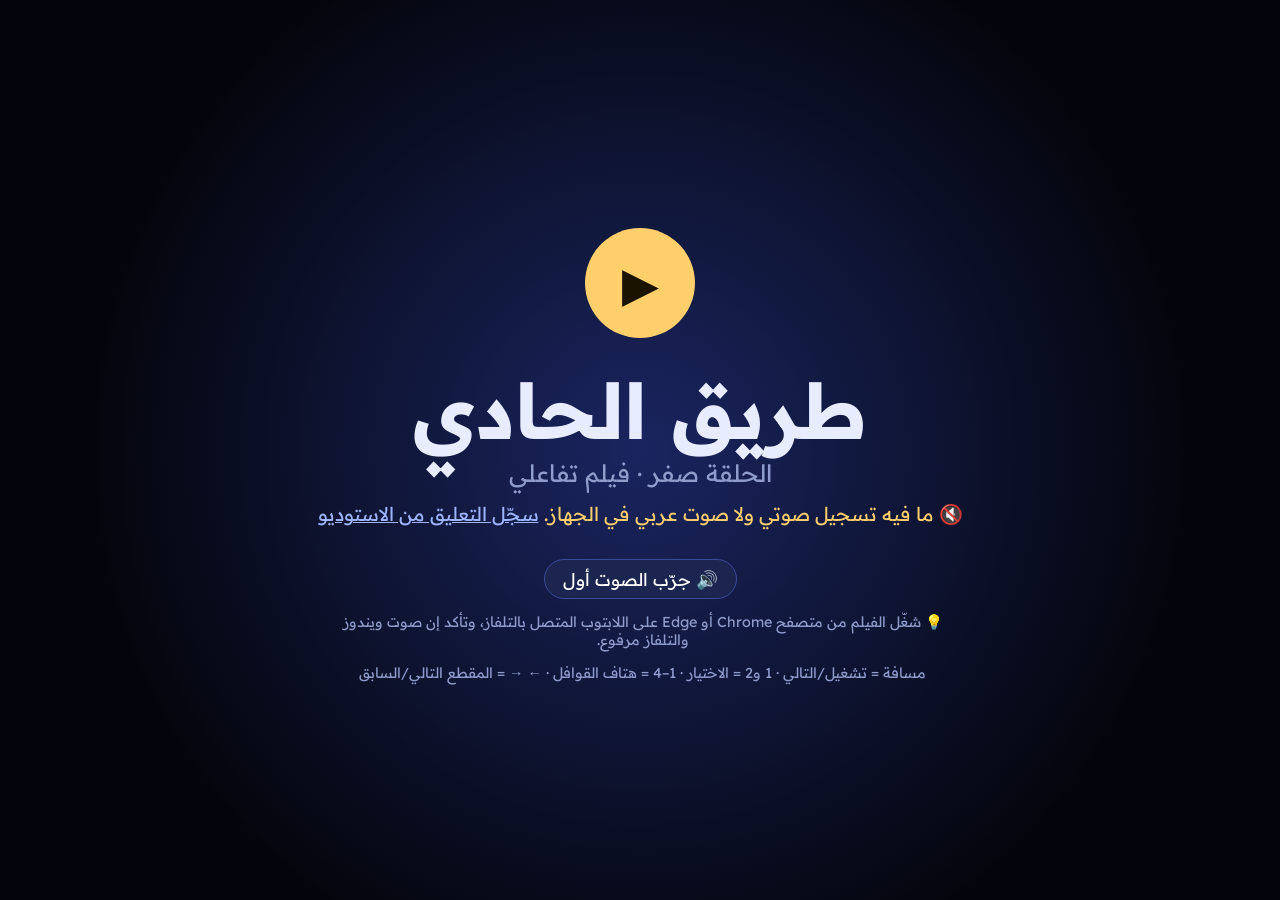
<file: film.html>
<!doctype html>
<html lang="ar" dir="rtl">
<head>
<meta charset="utf-8">
<meta name="viewport" content="width=device-width,initial-scale=1,viewport-fit=cover">
<meta name="robots" content="noindex,nofollow">
<meta name="theme-color" content="#04050c">
<title>طريق الحادي · الحلقة صفر</title>
<link rel="icon" href="assets/icon.png">
<link rel="preconnect" href="https://fonts.googleapis.com">
<link rel="stylesheet" href="https://fonts.googleapis.com/css2?family=Readex+Pro:wght@400;500;600;700&display=swap">
<style>
  :root{color-scheme:dark;--bg:#04050c;--fg:#e8ecff;--muted:#8f9bcb;--line:#243063;--card:#0f1633;--gold:#ffcf6b}
  *{box-sizing:border-box}html,body{margin:0;background:var(--bg);color:var(--fg);font-family:"Readex Pro",Tahoma,sans-serif}
  a{color:#9fb4ff}
  /* player */
  .stage{position:fixed;inset:0;display:grid;place-items:center;background:#000}
  .stage canvas{width:100vw;height:56.25vw;max-height:100vh;max-width:177.78vh}
  .start{position:fixed;inset:0;display:grid;place-items:center;background:radial-gradient(circle,#1a2560,#04050c 70%);cursor:pointer;z-index:2;text-align:center}
  .start b{font-size:clamp(2rem,6vw,5rem);display:block}.start span{color:var(--muted);font-size:clamp(1rem,2vw,1.5rem)}
  .start i{display:inline-grid;place-items:center;width:110px;height:110px;border-radius:50%;background:var(--gold);color:#1a1300;font-style:normal;font-size:3rem;margin:24px auto}
  .hud{position:fixed;inset:auto 0 0 0;padding:10px 16px;display:flex;gap:10px;align-items:center;background:linear-gradient(transparent,rgba(0,0,0,.7));opacity:0;transition:.3s;z-index:3}
  body:hover .hud{opacity:1}.hud button{background:#1b2550;border:1px solid var(--line);color:#fff;border-radius:999px;padding:6px 14px;font:inherit;cursor:pointer}
  .hud input{flex:1}
  .vstat{color:#ffcf6b;font-size:clamp(.9rem,1.6vw,1.2rem);margin-top:14px}
  .ia{position:fixed;inset:auto 0 6vh 0;display:grid;justify-items:center;gap:2vh;z-index:4;animation:iaIn .4s ease}
  .ia[hidden]{display:none}
  .ia-q{margin:0;font-size:clamp(1.6rem,4vw,3.4rem);font-weight:700;color:#fff;text-shadow:0 4px 30px rgba(0,0,0,.8);background:rgba(4,6,20,.55);padding:.3em 1em;border-radius:20px}
  .ia-opts{display:flex;gap:2vw;flex-wrap:wrap;justify-content:center}
  .ia-opts button{font:inherit;font-size:clamp(1.2rem,3vw,2.6rem);font-weight:700;color:#fff;background:linear-gradient(180deg,#3355ff,#27378a);border:3px solid rgba(255,255,255,.35);border-radius:22px;padding:.45em 1.1em;cursor:pointer;box-shadow:0 12px 40px rgba(0,0,0,.5);display:flex;align-items:center;gap:.5em}
  .ia-opts button:hover{transform:translateY(-3px);border-color:#ffcf6b}
  .ia-opts button b{font-size:.6em;background:rgba(0,0,0,.35);border-radius:10px;padding:.1em .45em;color:#ffcf6b}
  @keyframes iaIn{from{opacity:0;transform:translateY(20px)}to{opacity:1;transform:none}}
  .testbtn{margin-top:14px;font:inherit;font-size:1.1rem;background:#1b2550;color:#fff;border:1px solid #3a4a9a;border-radius:999px;padding:8px 18px;cursor:pointer}
  .keys{color:#8f9bcb;font-size:.9rem;margin-top:14px;max-width:640px}
  .guide{background:#0f1633;border:1px solid #243063;border-radius:14px;padding:12px 16px;margin:0 0 18px}.guide summary{cursor:pointer;font-weight:700;color:#ffcf6b}.guide ol{margin:8px 0 0;padding-inline-start:20px;display:grid;gap:6px;color:#cfd6ff;line-height:1.7}
  /* storyboard */
  .board{max-width:1500px;margin:0 auto;padding:20px 16px 60px}
  .board h1{margin:0 0 4px}.board .sub{color:var(--muted);margin:0 0 18px}
  .grid{display:grid;grid-template-columns:repeat(2,minmax(0,1fr));gap:18px}
  .sc{background:var(--card);border:1px solid var(--line);border-radius:16px;overflow:hidden}
  .sc canvas{width:100%;aspect-ratio:16/9;display:block;background:#000}
  .sc div{padding:12px 14px;display:grid;gap:6px}.sc h2{margin:0;font-size:1.1rem}.sc small{color:var(--gold);font-variant-numeric:tabular-nums}.sc p{margin:0;color:#cfd6ff;line-height:1.7;font-size:.95rem}
  .bar{display:flex;gap:10px;flex-wrap:wrap;margin-bottom:16px}.bar a{background:#1b2550;border:1px solid var(--line);border-radius:999px;padding:6px 14px;text-decoration:none;color:#fff}
  @media(max-width:800px){.grid{grid-template-columns:1fr}}
</style>
</head>
<body>
<div id="root"></div>
<script type="module" src="js/film-page.js"></script>
</body>
</html>
</file>
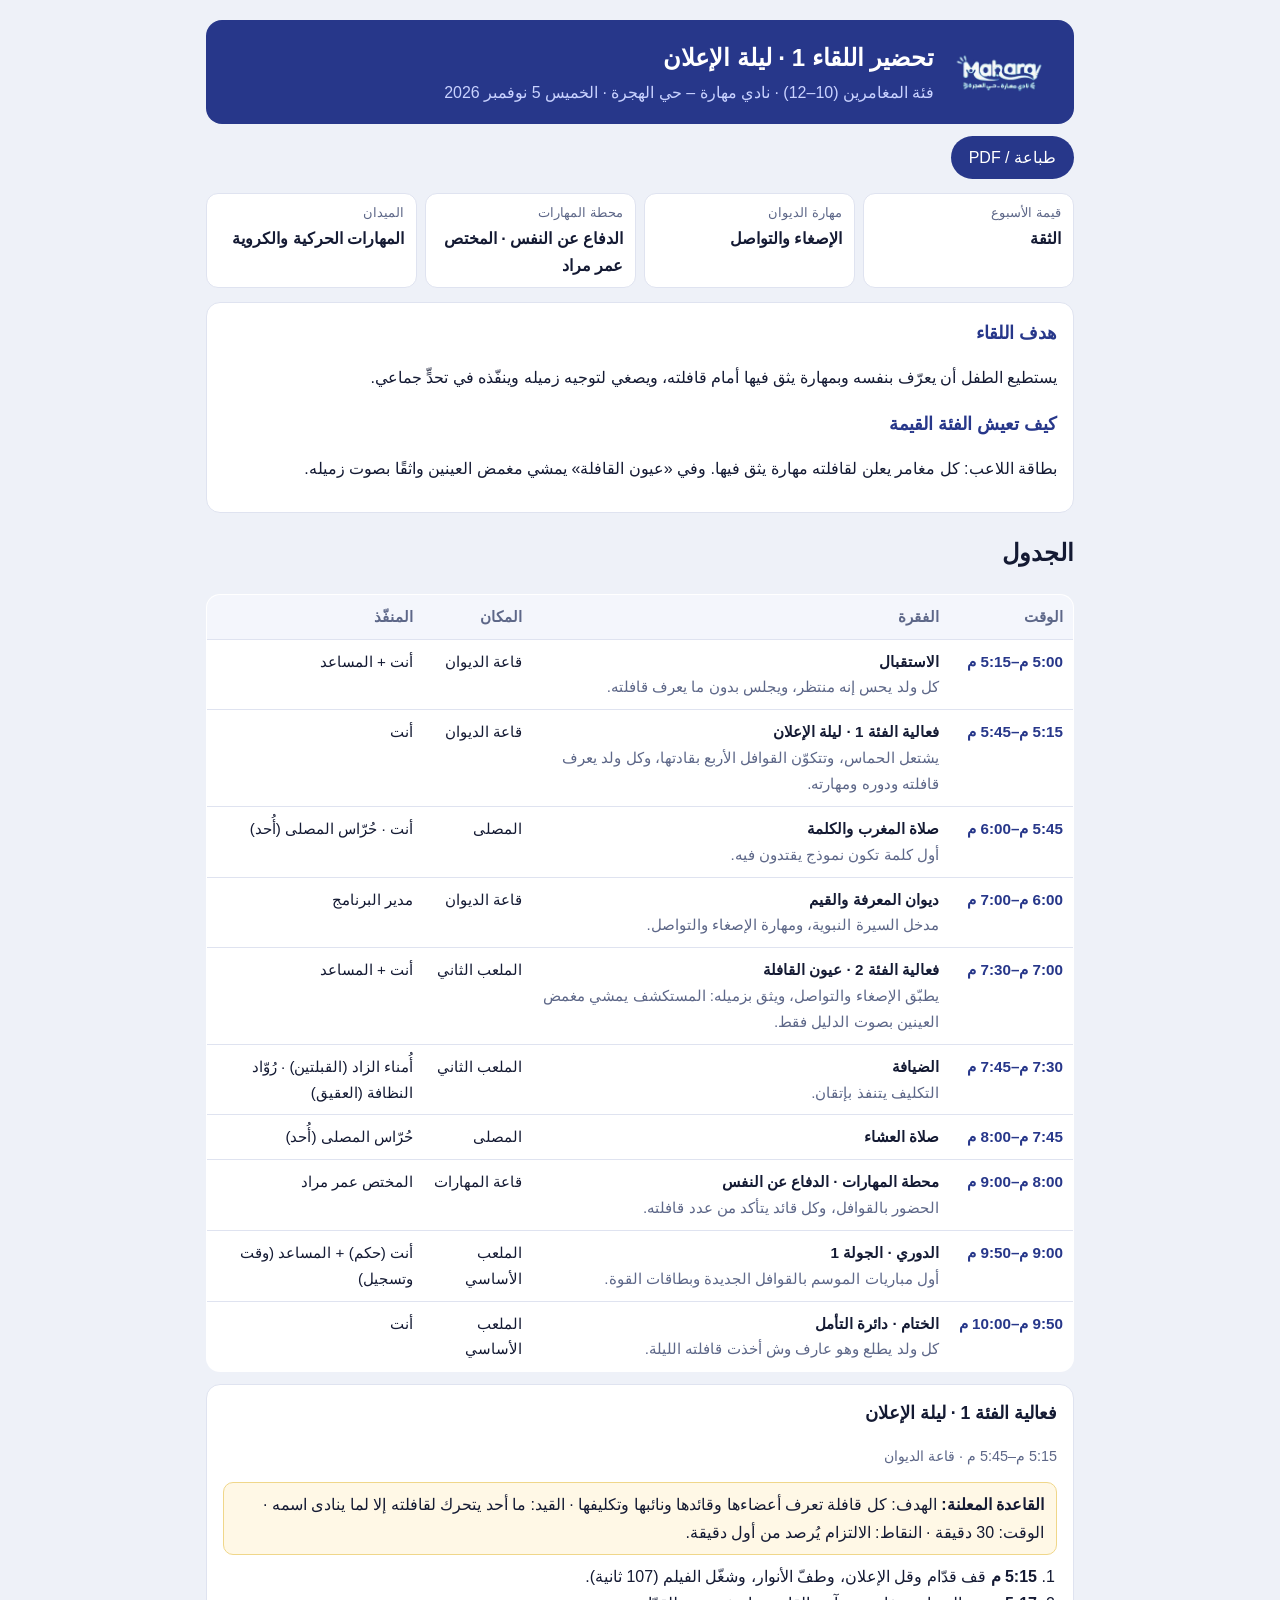
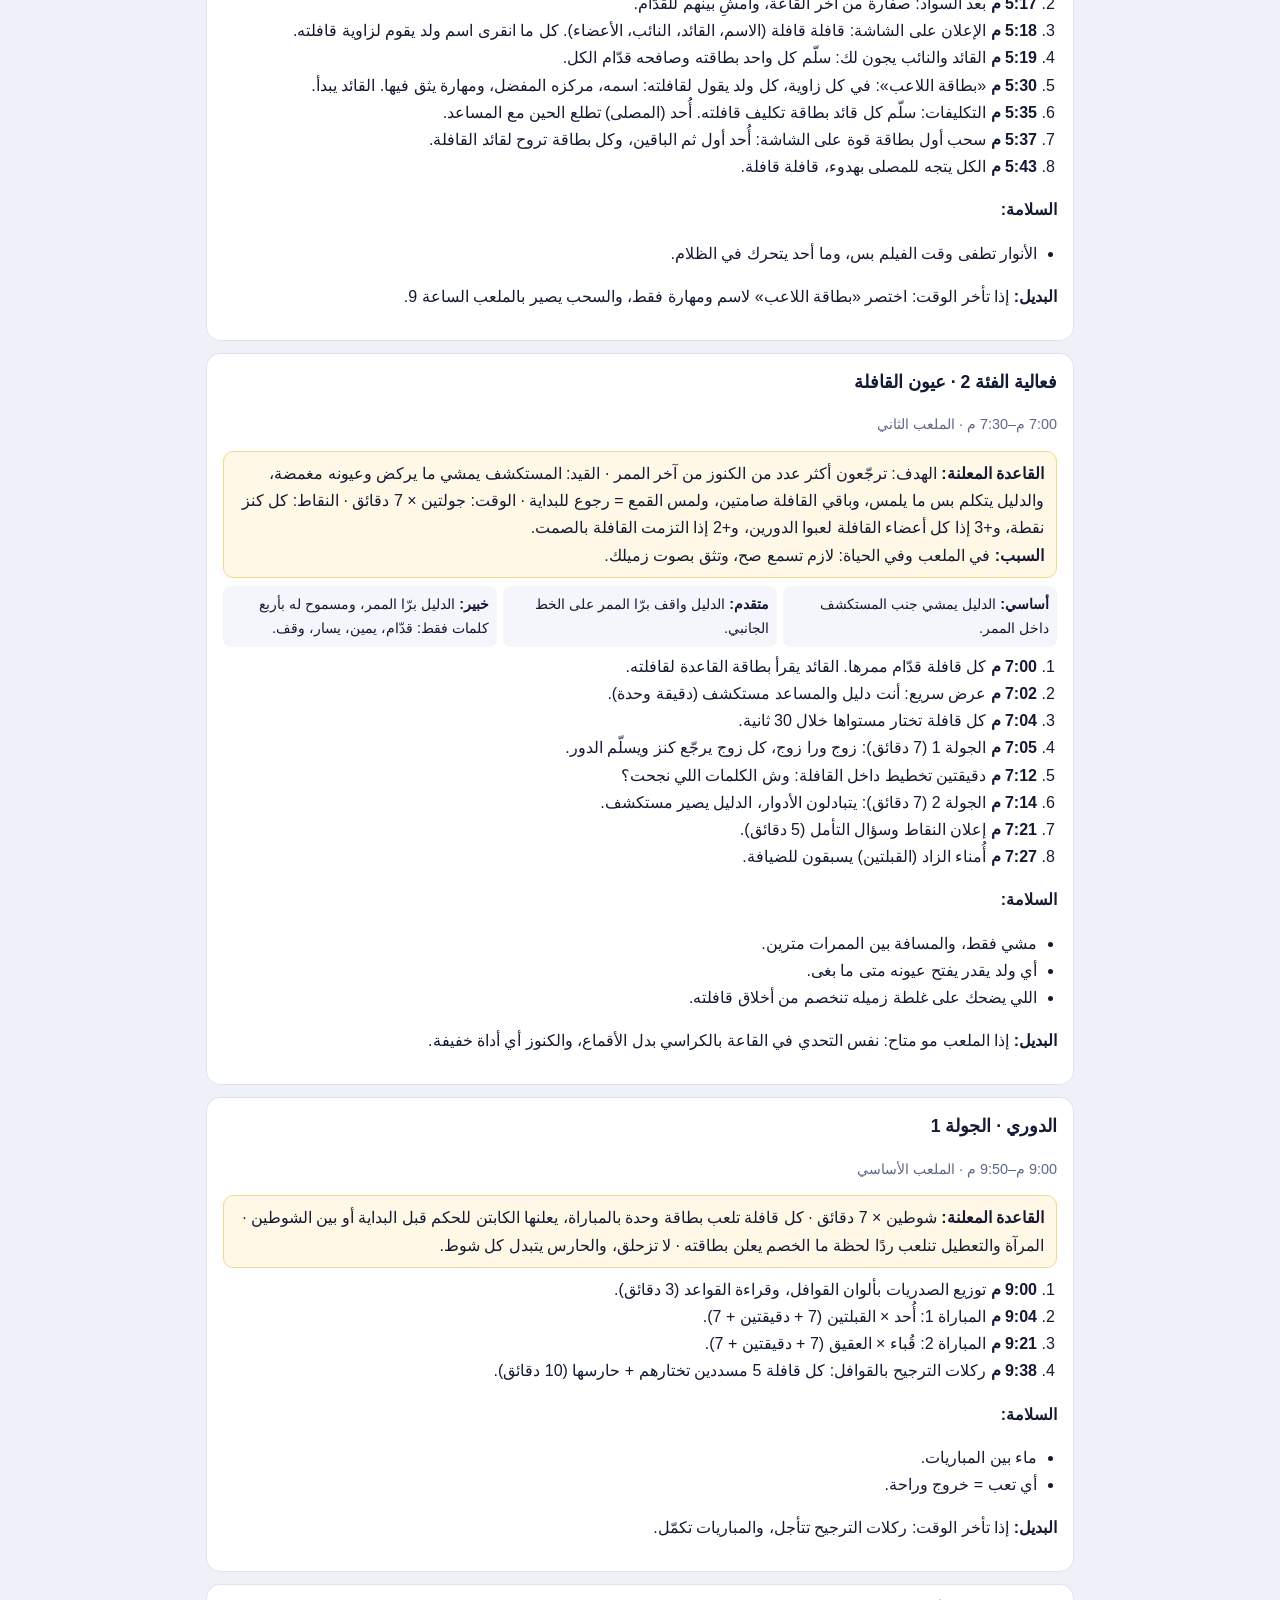
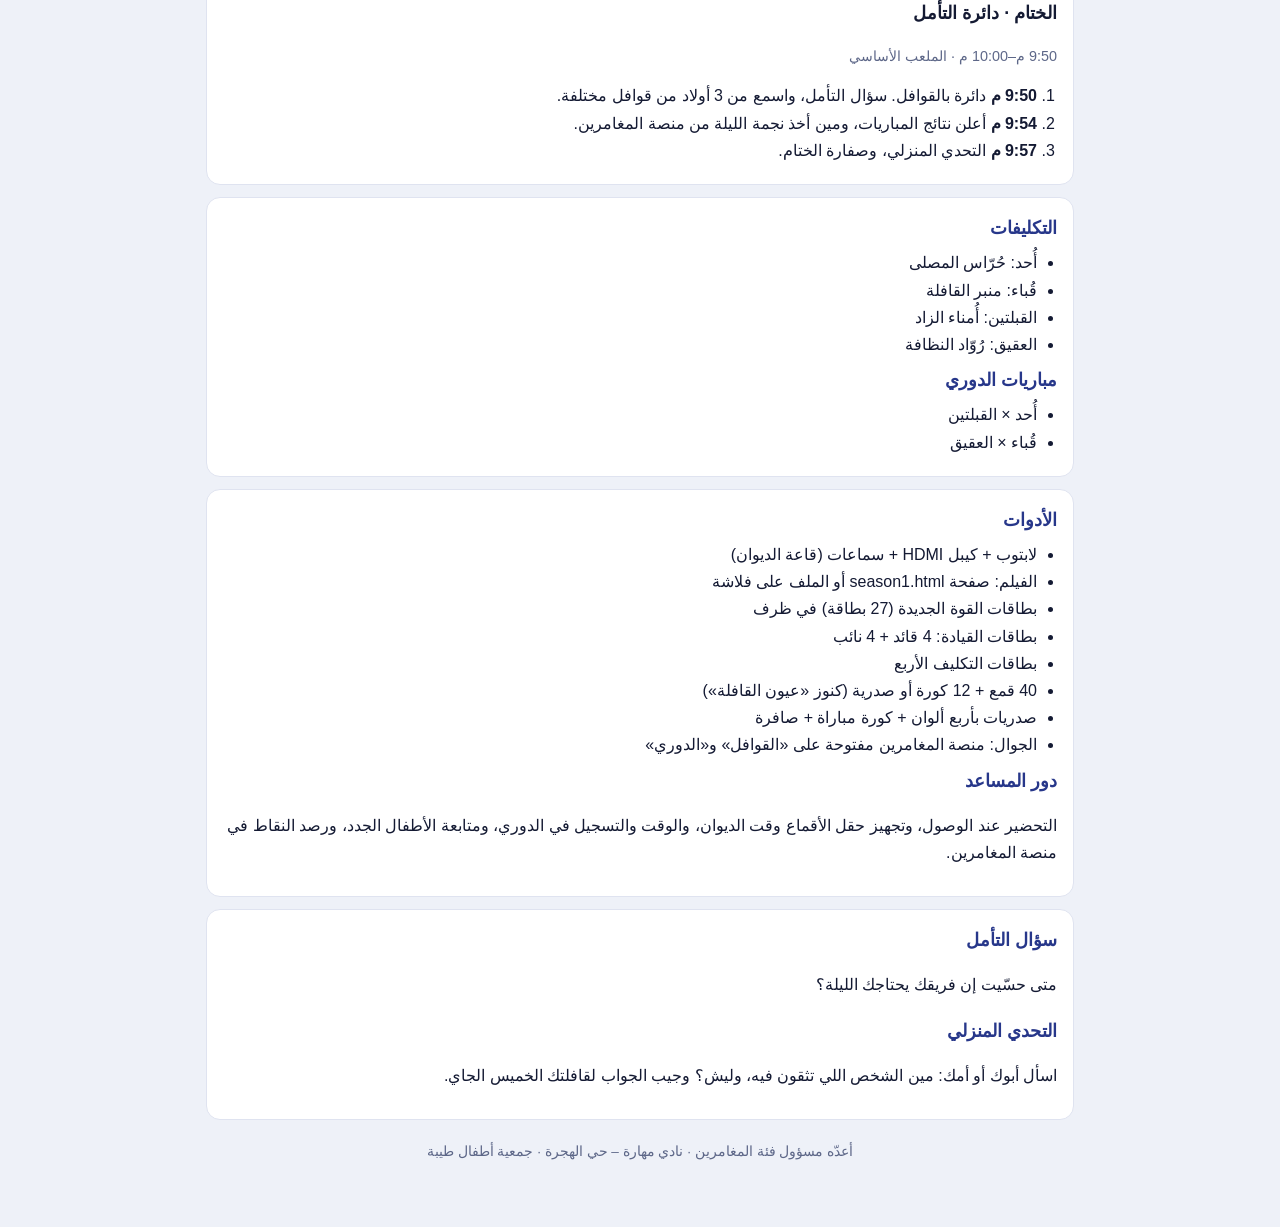
<file: prep.html>
<!doctype html>
<html lang="ar" dir="rtl">
<head>
<meta charset="utf-8">
<meta name="viewport" content="width=device-width,initial-scale=1">
<meta name="robots" content="noindex,nofollow">
<title>تحضير لقاء المغامرين · نادي مهارة</title>
<link rel="icon" href="assets/icon.png">
<style>
  :root{color-scheme:light;--navy:#27378a;--ink:#141a33;--muted:#5d6788;--line:#dfe3f0;--soft:#f4f6fc;--gold:#b58a12}
  *{box-sizing:border-box}body{margin:0;background:#eef1f8;color:var(--ink);font-family:"Segoe UI",Tahoma,sans-serif;line-height:1.7}
  .page{max-width:900px;margin:0 auto;padding:20px 16px 50px}
  header.hd{background:var(--navy);color:#fff;border-radius:16px;padding:18px 20px;display:flex;gap:14px;align-items:center}
  header.hd img{height:48px}header.hd h1{margin:0;font-size:1.5rem}header.hd p{margin:0;color:#c9d2ff}
  .meta{display:grid;grid-template-columns:repeat(auto-fit,minmax(190px,1fr));gap:8px;margin:14px 0}
  .meta div{background:#fff;border:1px solid var(--line);border-radius:12px;padding:8px 12px}.meta small{display:block;color:var(--muted)}
  .box{background:#fff;border:1px solid var(--line);border-radius:14px;padding:14px 16px;margin:12px 0}
  .box h2{margin:0 0 6px;font-size:1.15rem;color:var(--navy)}
  table{width:100%;border-collapse:collapse;background:#fff;border-radius:14px;overflow:hidden;border:1px solid var(--line)}
  th,td{padding:9px 10px;border-bottom:1px solid var(--line);text-align:start;vertical-align:top;font-size:.95rem}th{background:var(--soft);color:var(--muted);font-weight:600}
  td.t{white-space:nowrap;font-variant-numeric:tabular-nums;color:var(--navy);font-weight:700}
  .seg{background:#fff;border:1px solid var(--line);border-radius:14px;padding:14px 16px;margin:12px 0;break-inside:avoid}
  .seg h3{margin:0;font-size:1.1rem}.seg .sub{color:var(--muted);font-size:.9rem}
  .rule{background:#fff8e6;border:1px solid #f0d78a;border-radius:10px;padding:8px 12px;margin:8px 0}
  .lv{display:grid;grid-template-columns:repeat(3,1fr);gap:6px}.lv div{background:var(--soft);border-radius:8px;padding:6px 8px;font-size:.9rem}
  ol,ul{margin:6px 0;padding-inline-start:20px}
  .foot{color:var(--muted);font-size:.85rem;text-align:center;margin-top:20px}
  .noprint{margin:12px 0}.noprint button{font:inherit;background:var(--navy);color:#fff;border:0;border-radius:999px;padding:8px 18px;cursor:pointer}
  @media print{body{background:#fff}.noprint{display:none}.page{padding:0}}
  @media (max-width:640px){.lv{grid-template-columns:1fr}}
</style>
</head>
<body>
<div class="page" id="root"><p>جاري التحميل…</p></div>
<script type="module" src="js/prep.js"></script>
</body>
</html>
</file>
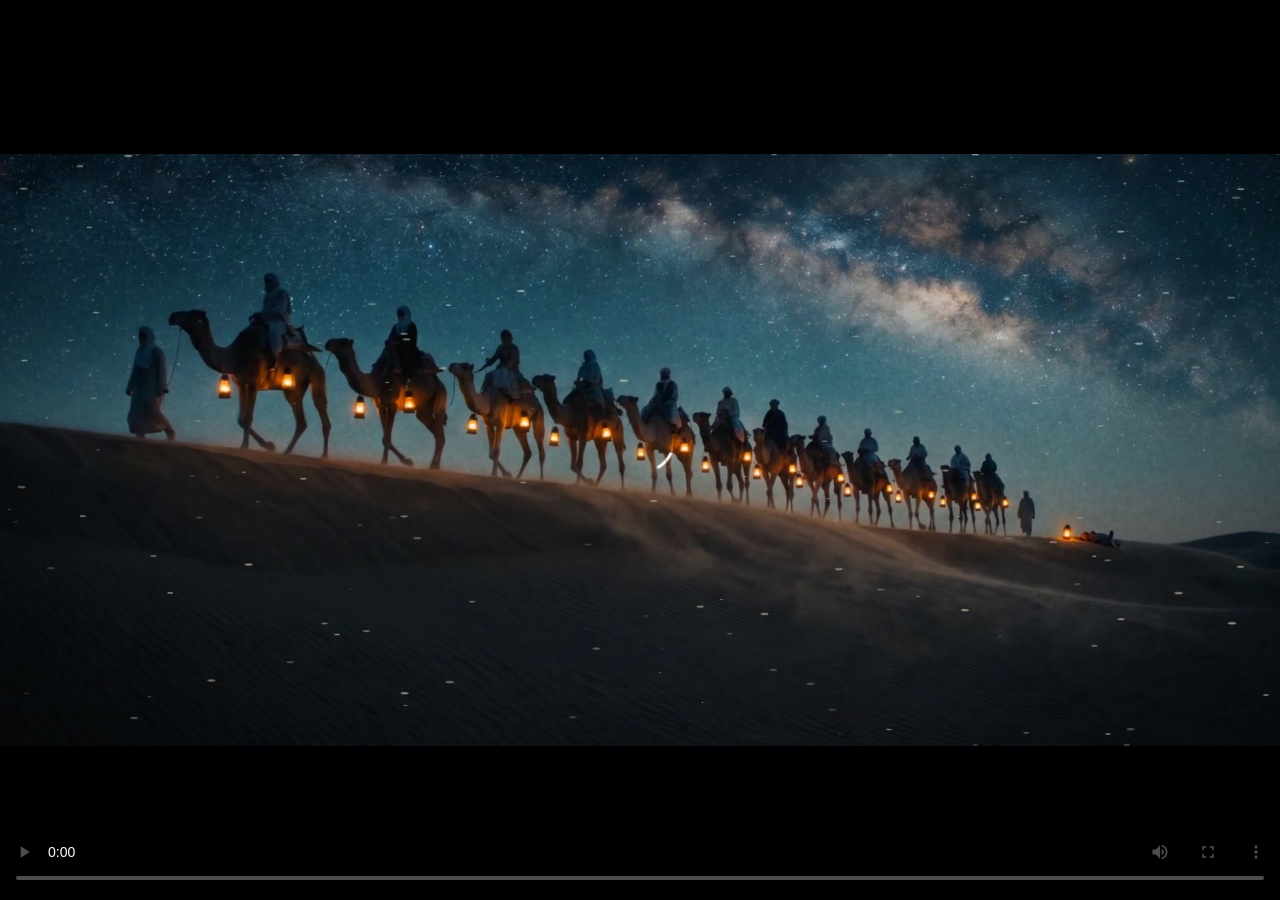
<file: season1.html>
<!doctype html>
<html lang="ar" dir="rtl">
<head>
<meta charset="utf-8">
<meta name="viewport" content="width=device-width,initial-scale=1,viewport-fit=cover">
<meta name="robots" content="noindex,nofollow">
<meta name="theme-color" content="#000000">
<title>الموسم الأول · المغامرون</title>
<link rel="icon" href="assets/icon.png">
<style>
  :root{color-scheme:dark}
  *{box-sizing:border-box}
  html,body{margin:0;height:100%;background:#000;color:#e8ecff;font-family:Tahoma,sans-serif}
  .wrap{position:fixed;inset:0;display:grid;place-items:center;background:#000}
  video{width:100vw;height:100vh;object-fit:contain;background:#000}
  .tip{position:fixed;inset:auto 0 14px 0;text-align:center;font-size:14px;color:#8f9bcb;pointer-events:none;opacity:.8}
  @media (hover:hover){.tip{opacity:0;transition:opacity .3s}body:hover .tip{opacity:.8}}
</style>
</head>
<body>
<div class="wrap">
  <video src="assets/film/season1.mp4" poster="assets/film/season1.jpg" controls preload="auto" playsinline></video>
</div>
<div class="tip">اضغط ⛶ في المشغّل لملء الشاشة · ارفع صوت الجهاز والتلفاز قبل التشغيل</div>
</body>
</html>
</file>
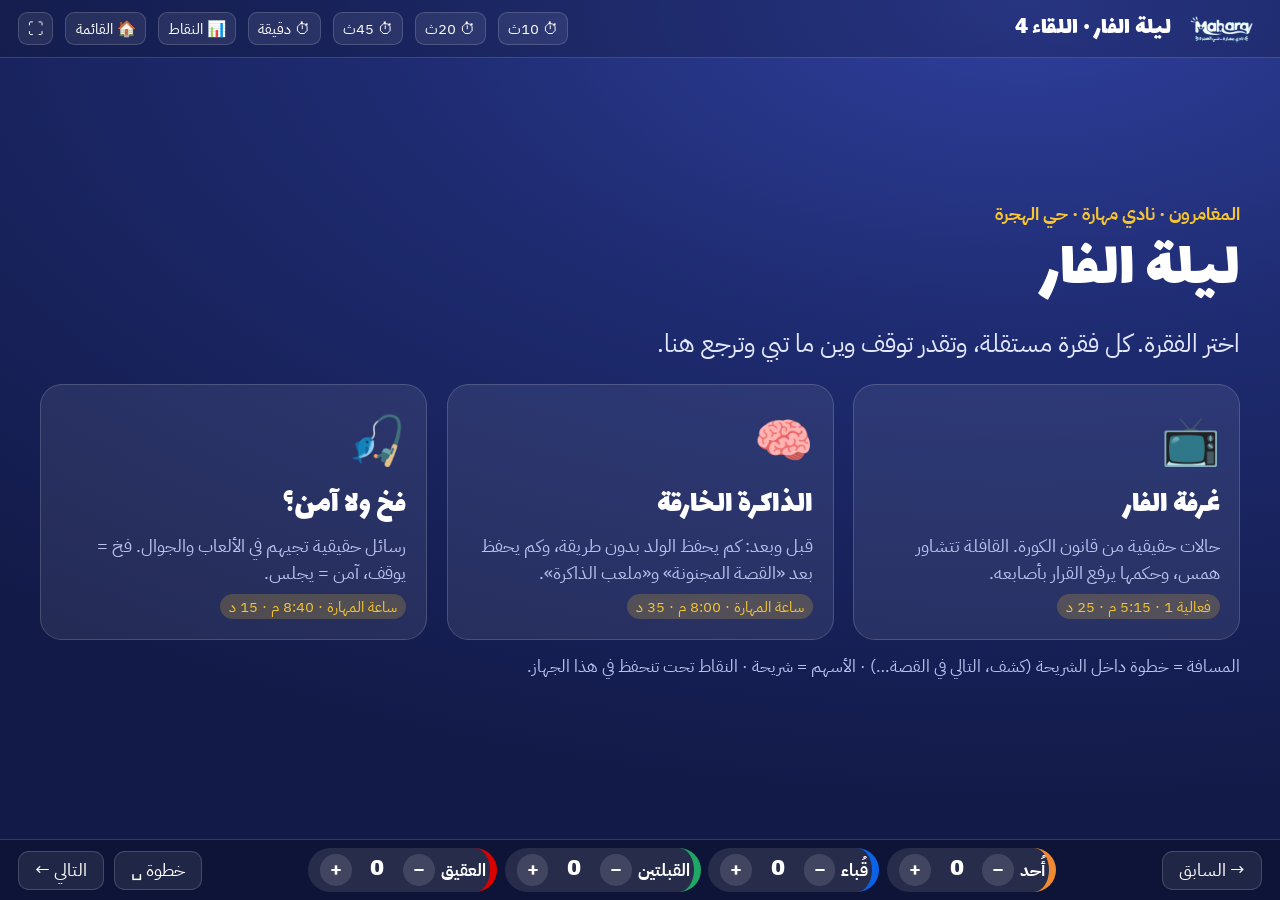
<file: show4.html>
<!doctype html>
<html lang="ar" dir="rtl">
<head>
<meta charset="utf-8">
<meta name="viewport" content="width=device-width,initial-scale=1">
<meta name="robots" content="noindex,nofollow">
<title>ليلة الفار · عرض اللقاء 4 · المغامرون</title>
<link rel="icon" href="assets/icon.png">
<link rel="preconnect" href="https://fonts.googleapis.com">
<link rel="stylesheet" href="https://fonts.googleapis.com/css2?family=IBM+Plex+Sans+Arabic:wght@400;600;700&family=Lalezar&display=swap">
<style>
:root{--navy:#1d2a6e;--navy2:#27378a;--deep:#121a47;--pink:#e6457a;--green:#1fa865;--orange:#ef8a33;--yellow:#f7c531;--ink:#fff;--muted:#b9c2ee;--card:rgba(255,255,255,.08);--line:rgba(255,255,255,.16)}
*{box-sizing:border-box}
html,body{margin:0;height:100%}
body{background:radial-gradient(120% 90% at 80% 0%,#2f3f9c 0%,var(--navy) 45%,var(--deep) 100%);color:var(--ink);font-family:"IBM Plex Sans Arabic",Tahoma,sans-serif;overflow:hidden;font-size:clamp(14px,1.55vw,30px)}
button{font:inherit;color:inherit;cursor:pointer}
.app{display:grid;grid-template-rows:auto 1fr auto;height:100vh;height:100dvh}
.top{display:flex;align-items:center;gap:.6em;padding:.45em .9em;background:rgba(0,0,0,.18);border-bottom:1px solid var(--line)}
.top img{height:1.8em}
.top .ttl{font-family:Lalezar,sans-serif;font-size:1.25em;letter-spacing:.01em;white-space:nowrap;overflow:hidden;text-overflow:ellipsis}
.top .cnt{color:var(--muted);font-size:.8em;font-variant-numeric:tabular-nums}
.top .sp{flex:1}
.tb{background:var(--card);border:1px solid var(--line);border-radius:.6em;padding:.25em .6em;font-size:.78em;white-space:nowrap}
.tb:hover,.tb:focus-visible{background:rgba(255,255,255,.18);outline:none}
.stage{position:relative;overflow:hidden;display:flex;align-items:center;justify-content:center;padding:1.2em 2em}
.slide{width:100%;max-width:62em;animation:in .35s ease}
@keyframes in{from{opacity:0;transform:translateY(.6em)}to{opacity:1;transform:none}}
.kick{color:var(--yellow);font-weight:700;font-size:.9em;margin:0 0 .3em}
h1{font-family:Lalezar,sans-serif;font-weight:400;font-size:3.3em;line-height:1.15;margin:0 0 .25em}
h2{font-family:Lalezar,sans-serif;font-weight:400;font-size:2.2em;line-height:1.2;margin:0 0 .45em}
.lead{font-size:1.25em;color:#e3e8ff;line-height:1.6;margin:0}
.rules{list-style:none;padding:0;margin:0;display:grid;gap:.5em}
.rules li{background:var(--card);border:1px solid var(--line);border-radius:.8em;padding:.55em .9em;font-size:1.15em;display:flex;gap:.6em;align-items:baseline}
.rules li b{color:var(--yellow);font-family:Lalezar,sans-serif;font-weight:400;min-width:1.4em}
.case{font-size:1.45em;line-height:1.55;font-weight:600;margin:0 0 .8em}
.opts{display:grid;gap:.5em}
.opt{display:flex;align-items:center;gap:.7em;background:var(--card);border:2px solid var(--line);border-radius:.9em;padding:.45em .9em;font-size:1.3em;transition:all .3s}
.opt .n{font-family:Lalezar,sans-serif;font-size:1.6em;width:1.5em;height:1.5em;border-radius:50%;display:grid;place-items:center;background:rgba(255,255,255,.15);flex:0 0 auto;line-height:1}
.opt.ok{border-color:var(--green);background:rgba(31,168,101,.25)}
.opt.ok .n{background:var(--green)}
.opt.no{opacity:.35}
.why{margin-top:.7em;background:rgba(247,197,49,.14);border:1px solid rgba(247,197,49,.5);border-radius:.8em;padding:.5em .9em;font-size:1.1em}
.acts{display:flex;gap:.5em;flex-wrap:wrap;margin-top:.9em}
.ab{background:var(--pink);border:0;border-radius:.7em;padding:.45em 1.1em;font-weight:700;font-size:1em;box-shadow:0 .2em 0 rgba(0,0,0,.25)}
.ab.alt{background:rgba(255,255,255,.14)}
.ab.y{background:var(--yellow);color:#1b1b1b}
.ab:active{transform:translateY(.1em)}
.grid{display:grid;grid-template-columns:repeat(5,1fr);gap:.5em}
.grid.g4{grid-template-columns:repeat(4,1fr)}
.it{background:#fff;color:#152060;border-radius:.8em;padding:.4em .3em;text-align:center;position:relative}
.it .e{font-size:2.3em;line-height:1.15}
.it .w{font-weight:700;font-size:1.05em}
.it .k{position:absolute;top:.2em;inset-inline-start:.4em;font-family:Lalezar,sans-serif;color:var(--pink);font-size:1em}
.bar{height:.5em;background:rgba(255,255,255,.15);border-radius:1em;overflow:hidden;margin:.7em 0}
.bar i{display:block;height:100%;background:var(--yellow);width:100%;transition:width 1s linear}
.big{font-family:Lalezar,sans-serif;font-size:7em;line-height:1;text-align:center;margin:.1em 0}
.qbox{text-align:center}
.reveal{display:inline-flex;align-items:center;gap:.4em;background:#fff;color:#152060;border-radius:1em;padding:.2em .8em;font-size:2.2em;font-weight:700;margin:.2em 0}
.story{display:grid;gap:.4em}
.story p{margin:0;font-size:1.35em;background:var(--card);border-radius:.7em;padding:.35em .8em;border-inline-start:.3em solid var(--yellow)}
.pitchwrap{display:grid;grid-template-columns:1.1fr 1fr;gap:1.2em;align-items:center}
svg.pitch{width:100%;height:auto;max-height:68vh}
.pl circle{fill:#fff;stroke:#152060;stroke-width:3}
.pl text{font-family:Lalezar,sans-serif;fill:#152060;font-size:26px;text-anchor:middle;dominant-baseline:central}
.pl .em{font-size:34px;font-family:sans-serif}
.pl.on circle{fill:var(--yellow)}
.pl.hl circle{fill:var(--pink);stroke:#fff}
.pl.hl text{fill:#fff}
.side p{font-size:1.25em;margin:.2em 0}
.chat{max-width:30em;margin:0 auto;background:#0e1430;border:1px solid var(--line);border-radius:1.2em;overflow:hidden}
.chat .hd{display:flex;align-items:center;gap:.6em;padding:.5em .8em;background:rgba(255,255,255,.07);font-size:.95em}
.chat .av{width:2em;height:2em;border-radius:50%;display:grid;place-items:center;background:#5865f2;font-weight:700}
.chat .hd small{color:var(--muted);display:block;font-size:.75em}
.chat .bd{padding:1em .9em 1.2em}
.bub{background:#253066;border-radius:1em 1em 1em .2em;padding:.6em .9em;font-size:1.3em;line-height:1.55;max-width:92%}
.verdict{text-align:center;margin-top:.8em}
.verdict .v{display:inline-block;font-family:Lalezar,sans-serif;font-size:2.6em;padding:.05em .7em;border-radius:.6em}
.v.trap{background:#d62f4b}.v.safe{background:var(--green)}
.verdict p{font-size:1.2em;margin:.4em 0 0}
.how{display:flex;justify-content:center;gap:1.5em;margin-top:.6em;font-size:1.05em;color:var(--muted)}
.home{display:grid;grid-template-columns:repeat(3,1fr);gap:1em;margin-top:1em}
.mod{background:var(--card);border:1px solid var(--line);border-radius:1.1em;padding:1em;text-align:start;transition:transform .2s}
.mod:hover,.mod:focus-visible{transform:translateY(-.2em);background:rgba(255,255,255,.14);outline:none}
.mod .i{font-size:2.4em}
.mod h3{font-family:Lalezar,sans-serif;font-weight:400;font-size:1.6em;margin:.1em 0}
.mod p{margin:0;color:var(--muted);font-size:.9em;line-height:1.5}
.mod .t{display:inline-block;margin-top:.5em;font-size:.75em;background:rgba(247,197,49,.2);color:var(--yellow);border-radius:1em;padding:.1em .6em}
.nav{display:flex;align-items:center;gap:.5em;padding:.4em .9em;background:rgba(0,0,0,.22);border-top:1px solid var(--line)}
.sc{display:flex;gap:.4em;flex:1;justify-content:center;flex-wrap:wrap}
.chip{display:flex;align-items:center;gap:.3em;background:rgba(255,255,255,.1);border-radius:2em;padding:.12em .2em .12em .6em;border-inline-start:.4em solid var(--c)}
.chip b{font-size:.85em;white-space:nowrap}
.chip .p{font-family:Lalezar,sans-serif;font-size:1.25em;min-width:1.6em;text-align:center;font-variant-numeric:tabular-nums}
.chip button{background:rgba(255,255,255,.12);border:0;border-radius:50%;width:1.6em;height:1.6em;font-weight:700;line-height:1}
.nb{background:var(--card);border:1px solid var(--line);border-radius:.6em;padding:.3em .9em;font-size:.9em}
.timer{position:fixed;inset:0;display:none;align-items:center;justify-content:center;background:rgba(10,14,40,.72);z-index:5}
.timer.on{display:flex}
.timer .ring{width:16em;height:16em;border-radius:50%;display:grid;place-items:center;background:conic-gradient(var(--yellow) var(--a,360deg),rgba(255,255,255,.12) 0)}
.timer .ring>div{width:13.6em;height:13.6em;border-radius:50%;background:var(--deep);display:grid;place-items:center;font-family:Lalezar,sans-serif;font-size:1em}
.timer .num{font-size:6em;line-height:1}
.timer .lb{font-size:1.4em;color:var(--muted);margin-top:-.4em}
.timer.done .ring{background:var(--pink)}
.board{display:grid;grid-template-columns:repeat(4,1fr);gap:1em;align-items:end;height:52vh;margin-top:1em}
.col{display:flex;flex-direction:column;align-items:center;justify-content:flex-end;height:100%}
.col .bar2{width:70%;background:var(--c);border-radius:.6em .6em 0 0;transition:height .6s;min-height:.4em}
.col .pp{font-family:Lalezar,sans-serif;font-size:2.4em}
.col .nm{font-family:Lalezar,sans-serif;font-size:1.5em;margin-top:.2em}
.hint{color:var(--muted);font-size:.85em;margin-top:.8em}
.cols2{display:grid;grid-template-columns:1fr 1fr;gap:1em}
.tag{display:inline-block;background:rgba(255,255,255,.12);border-radius:1em;padding:.05em .6em;font-size:.8em;margin-inline-end:.3em}
@media (max-width:720px){body{font-size:14px;overflow:auto}.top{flex-wrap:wrap}.tb[data-t="45"],.tb[data-t="10"]{display:none}.app{height:auto;min-height:100dvh}.stage{padding:1em}.home{grid-template-columns:1fr}.grid{grid-template-columns:repeat(3,1fr)}.grid.g4{grid-template-columns:repeat(3,1fr)}.pitchwrap,.cols2{grid-template-columns:1fr}h1{font-size:2.3em}.top .cnt{display:none}}
</style>
</head>
<body>
<div class="app">
  <div class="top">
    <img src="assets/mahara.png" alt="">
    <div class="ttl" id="ttl">ليلة الفار</div>
    <div class="cnt" id="cnt"></div>
    <div class="sp"></div>
    <button class="tb" data-t="10">⏱ 10ث</button>
    <button class="tb" data-t="20">⏱ 20ث</button>
    <button class="tb" data-t="45">⏱ 45ث</button>
    <button class="tb" data-t="60">⏱ دقيقة</button>
    <button class="tb" id="bBoard">📊 النقاط</button>
    <button class="tb" id="bHome">🏠 القائمة</button>
    <button class="tb" id="bFs">⛶</button>
  </div>
  <main class="stage" id="stage"></main>
  <div class="nav">
    <button class="nb" id="bPrev">→ السابق</button>
    <div class="sc" id="sc"></div>
    <button class="nb" id="bStep">خطوة ␣</button>
    <button class="nb" id="bNext">التالي ←</button>
  </div>
</div>
<div class="timer" id="timer"><div class="ring" id="ring"><div><div class="num" id="tnum">20</div><div class="lb">اضغط للإيقاف</div></div></div></div>
<script src="js/show4.js"></script>
</body>
</html>
</file>
<file: css/app.css>
/* Mahara identity, dark edition: deep night background, layered navy surfaces, brand colors as accents. */
:root{
  --navy:#27378a;--navy-2:#1f2c73;--night:#070b18;
  --c-orange:#ef8a33;--c-yellow:#efe24a;--c-green:#1fa865;--c-pink:#e7297a;--c-blue:#0a63e6;--c-violet:#6a3fc7;--gold:#e0b021;
  --accent:#4c74ff;--accent-2:#6a8cff;--accent-glow:rgba(76,116,255,.35);
  --bg:#0a0f1f;--surface:#111933;--surface-2:#151f3e;--soft:#19234a;--line:#243063;--line-2:#2e3c78;
  --fg:#e8ecff;--muted:#8f9bcb;--head:#ffffff;
  --ok-bg:rgba(31,168,101,.16);--ok-fg:#5fe3a1;--err-bg:rgba(231,41,122,.16);--err-fg:#ff7aa6;--warn-bg:rgba(239,200,60,.13);--warn-fg:#f5d76e;--off:#222c58;
  --shadow:0 1px 0 rgba(255,255,255,.04) inset,0 10px 30px -12px rgba(0,0,0,.6);
  --display:"Readex Pro","IBM Plex Sans Arabic","Segoe UI",Tahoma,sans-serif;
  --body:"IBM Plex Sans Arabic","Readex Pro","Segoe UI",Tahoma,sans-serif;
  --r:16px;
  color-scheme:dark;
}
*{box-sizing:border-box}
html,body{margin:0}
body{background:var(--bg);color:var(--fg);font-family:var(--body);font-size:16px;line-height:1.65;-webkit-text-size-adjust:100%}
a{color:var(--c-blue)}
h1,h2,h3,h4{font-family:var(--display);line-height:1.3;margin:0;text-wrap:balance;color:var(--head)}
p{margin:0}
button,input,select,textarea{font:inherit;color:inherit}
:focus-visible{outline:3px solid var(--c-yellow);outline-offset:2px}
.num{font-variant-numeric:tabular-nums}
.muted{color:var(--muted)}.small{font-size:.86rem}
.wrap{max-width:1200px;margin-inline:auto;padding-left:max(16px,env(safe-area-inset-left,0px));padding-right:max(16px,env(safe-area-inset-right,0px))}
.boot,.empty{padding:60px 16px;text-align:center;color:var(--muted)}
body::before{content:"";position:fixed;inset:0 0 auto;height:env(safe-area-inset-top,0px);background:var(--navy);z-index:30}

/* header */
.top{background:var(--navy);color:#fff;position:sticky;top:env(safe-area-inset-top,0px);z-index:20}
.top-in{display:flex;align-items:center;gap:14px;padding-block:8px;flex-wrap:wrap}
.brand{display:flex;align-items:center;gap:10px;color:#fff;text-decoration:none}
.brand img{height:34px}
.brand span{display:grid;line-height:1.15}.brand b{font-family:var(--display)}.brand small{color:#c9d2ff;font-size:.75rem}
.nav{display:flex;gap:2px;flex:1;overflow-x:auto;scrollbar-width:none;min-width:0}
.nav a{color:#dfe4ff;text-decoration:none;padding:6px 12px;border-radius:999px;white-space:nowrap;font-size:.93rem}
.nav a.on{background:#fff;color:var(--navy);font-weight:600}
.nav a:hover{background:rgba(255,255,255,.12)}
.nav a.on:hover{background:#fff}
.nav .scr{border:1px solid rgba(255,255,255,.35)}
.dot-n{display:inline-grid;place-items:center;min-width:20px;height:20px;border-radius:999px;background:var(--c-pink);color:#fff;font-size:.75rem;padding:0 5px}
.who{display:grid;text-align:start;color:#fff;text-decoration:none;line-height:1.2;font-size:.85rem}
.who small{color:#c9d2ff}
.stripe{display:flex;height:5px}.stripe i{flex:1}
.stripe i:nth-child(1){background:var(--c-orange)}.stripe i:nth-child(2){background:var(--c-yellow)}.stripe i:nth-child(3){background:var(--c-green)}.stripe i:nth-child(4){background:var(--c-pink)}.stripe i:nth-child(5){background:var(--c-blue)}.stripe i:nth-child(6){background:var(--navy-2)}
@media (max-width:760px){.nav{order:3;flex-basis:100%}.who{margin-inline-start:auto}}

.main{display:grid;gap:18px;padding-block:20px 60px}
.h1{font-size:1.5rem}.h2{font-size:1.15rem;margin-block:6px}
.bar{display:flex;align-items:center;gap:12px;flex-wrap:wrap;justify-content:space-between}
.mp{display:flex;align-items:center;gap:8px;font-size:.88rem;color:var(--muted)}
select,input[type=text],input:not([type]),input[type=email],input[type=password],input[type=number],input[type=search],input[type=date],textarea{background:var(--surface);border:1px solid var(--line);border-radius:10px;padding:8px 10px;min-height:40px;max-width:100%}
textarea{width:100%;resize:vertical}
input[type=color]{width:48px;height:40px;border:1px solid var(--line);border-radius:10px;padding:2px;background:var(--surface)}
label{display:grid;gap:4px;font-size:.88rem;color:var(--muted)}
label.chk{display:flex;align-items:center;gap:8px;color:var(--fg)}
.btn{display:inline-flex;align-items:center;justify-content:center;gap:6px;border:none;border-radius:10px;padding:9px 16px;background:var(--navy);color:#fff;font-weight:600;cursor:pointer;text-decoration:none;min-height:40px}
.btn:hover{background:var(--navy-2)}
.btn.ghost{background:var(--soft);color:var(--fg);font-weight:500}.btn.ghost:hover{background:var(--line)}
.btn.danger{background:var(--err-bg);color:var(--err-fg)}
.btn.sm{padding:6px 12px;min-height:34px;font-size:.88rem}
.btn:disabled{opacity:.6;cursor:wait}
.row-btns{display:flex;gap:8px;flex-wrap:wrap}
.panel{background:var(--surface);border:1px solid var(--line);border-radius:var(--r);padding:16px;display:grid;gap:12px}
.panel h3{font-size:1.05rem}
.panel.narrow{max-width:520px}
.alert{background:var(--warn-bg);color:var(--warn-fg);border-radius:12px;padding:10px 14px}
.alert.ok{background:var(--ok-bg);color:var(--ok-fg)}
.notice{display:block;background:var(--c-pink);color:#fff;border-radius:12px;padding:12px 16px;text-decoration:none;font-weight:600}
.legend{display:flex;gap:10px;flex-wrap:wrap;font-size:.82rem;color:var(--muted)}
.legend span{display:inline-flex;align-items:center;gap:5px}
.dot{width:11px;height:11px;border-radius:50%;background:var(--c);display:inline-block}
.seg{display:flex;gap:4px;background:var(--soft);border-radius:999px;padding:4px;flex-wrap:wrap}
.seg button{border:none;background:transparent;border-radius:999px;padding:6px 14px;cursor:pointer;color:var(--fg)}
.seg button[aria-pressed="true"]{background:var(--surface);color:var(--head);font-weight:600;box-shadow:0 1px 3px rgba(39,55,138,.18)}
.seg button[style]{border-inline-start:4px solid var(--tc)}
.grid2{display:grid;grid-template-columns:repeat(2,minmax(0,1fr));gap:10px}
.addrow,.filters{display:flex;gap:8px;flex-wrap:wrap}
.addrow input,.filters input{flex:1;min-width:140px}
.tbl-wrap{overflow-x:auto;background:var(--surface);border:1px solid var(--line);border-radius:var(--r)}
.tbl{border-collapse:collapse;width:100%;font-size:.92rem}
.tbl th,.tbl td{text-align:start;padding:9px 12px;border-bottom:1px solid var(--line);vertical-align:middle}
.tbl th{background:var(--soft);color:var(--head);font-weight:600;font-size:.82rem;white-space:nowrap}
.tbl tr:last-child td{border-bottom:none}
.tbl tr.inactive td{opacity:.5}
.tbl tr.chg td{background:var(--warn-bg)}
.tbl-wrap .tbl{min-width:560px}
.sw{display:inline-block;width:12px;height:12px;border-radius:3px;background:var(--tc);margin-inline-end:6px;vertical-align:-1px}
.trait{display:inline-grid;place-items:center;width:22px;height:22px;border-radius:6px;background:var(--soft);font-size:.8rem;color:var(--head)}
.x{border:none;background:transparent;color:var(--muted);cursor:pointer;font-size:1.1rem;padding:0 6px}

/* toast */
.toast{position:fixed;z-index:50;left:50%;bottom:calc(20px + env(safe-area-inset-bottom,0px));transform:translate(-50%,20px);opacity:0;background:var(--night);color:#fff;padding:10px 18px;border-radius:12px;transition:.25s;max-width:calc(100vw - 32px);pointer-events:none}
.toast.show{opacity:1;transform:translate(-50%,0)}
.toast.err{background:var(--err-fg)}

/* auth */
.auth{min-height:100vh;display:grid;place-items:center;background:var(--navy);padding:24px max(16px,env(safe-area-inset-left,0px))}
.auth-card{background:var(--surface);border-radius:20px;padding:28px 24px;width:min(420px,100%);display:grid;gap:14px;box-shadow:0 20px 50px rgba(0,0,0,.25)}
.auth-logo{height:56px;justify-self:start;background:var(--navy);border-radius:12px;padding:6px 10px}
.auth-card h1{font-size:1.5rem}
.form{display:grid;gap:12px}
.form input,.form select{width:100%}
.auth-links{display:flex;justify-content:space-between;gap:10px;flex-wrap:wrap;font-size:.9rem}

/* home */
.hero{display:flex;justify-content:space-between;align-items:flex-end;gap:16px;flex-wrap:wrap}
.hero h1{font-size:clamp(1.4rem,4vw,2rem)}
.quick{display:grid;grid-template-columns:repeat(3,minmax(0,1fr));gap:12px}
.qa{display:grid;gap:4px;background:var(--surface);border:1px solid var(--line);border-radius:var(--r);padding:16px;text-decoration:none;color:var(--fg)}
.qa b{font-family:var(--display);color:var(--head);font-size:1.05rem}.qa span{color:var(--muted);font-size:.88rem}
.qa-main{background:var(--navy);border-color:var(--navy)}.qa-main b{color:#fff}.qa-main span{color:#c9d2ff}
.stats{display:grid;grid-template-columns:repeat(auto-fit,minmax(170px,1fr));gap:12px}
.stat{background:var(--surface);border:1px solid var(--line);border-radius:var(--r);padding:14px 16px;display:grid;gap:2px}
.stat span{color:var(--muted);font-size:.85rem}.stat b{font-family:var(--display);font-size:1.6rem;color:var(--head)}
.stat small{font-size:.8rem;color:var(--muted)}.stat small.good{color:var(--ok-fg)}.stat small.bad{color:var(--err-fg)}
.car-grid{display:grid;grid-template-columns:repeat(4,minmax(0,1fr));gap:12px}
.car-mini{display:grid;gap:2px;background:var(--surface);border:1px solid var(--line);border-top:6px solid var(--tc);border-radius:var(--r);padding:12px 14px;text-decoration:none;color:var(--fg)}
.car-mini b{font-family:var(--display);color:var(--head);font-size:1.1rem}.car-mini span{font-size:1.2rem;font-weight:700}.car-mini small{color:var(--muted)}
@media (max-width:760px){.quick{grid-template-columns:1fr}.car-grid{grid-template-columns:repeat(2,minmax(0,1fr))}}

/* live */
.live{display:grid;gap:14px}
.lcar{background:var(--surface);border:1px solid var(--line);border-radius:var(--r);overflow:hidden}
.lcar>header{display:flex;align-items:center;gap:10px;padding:10px 14px;background:var(--soft);border-inline-start:8px solid var(--tc)}
.lcar>header h3{font-size:1.15rem}.lcar>header .st{margin-inline-start:auto;color:var(--muted)}
.lcar>footer{display:flex;align-items:center;gap:8px;flex-wrap:wrap;padding:10px 14px;background:var(--soft);border-top:1px solid var(--line)}
.step{width:38px;height:38px;border-radius:10px;border:1px solid var(--line);background:var(--surface);font-weight:700;cursor:pointer}
.lcar output{min-width:3ch;text-align:center;font-weight:700}
.pad{padding:12px 14px}
.krow{display:grid;grid-template-columns:minmax(0,1fr) auto;gap:6px 12px;align-items:center;padding:10px 14px;border-top:1px solid var(--line)}
.kwho{display:grid;min-width:0}
.kwho .nm{font-weight:600;color:var(--fg);text-decoration:none;overflow:hidden;text-overflow:ellipsis;white-space:nowrap}
.kwho small{color:var(--muted)}
.chips{display:flex;gap:6px;flex-wrap:wrap;justify-content:flex-end}
.chip{border:2px solid var(--c,var(--muted));background:transparent;border-radius:999px;padding:4px 11px;min-height:38px;cursor:pointer;font-size:.88rem;color:var(--fg)}
.chip[aria-pressed="true"]{background:var(--c,var(--muted));color:#fff;font-weight:600}
.chip.pres{--c:var(--muted)}.chip.fz{--c:var(--gold)}.chip.warn{--c:var(--gold)}.chip.ded{--c:#d93838}
.krow.abs .nm{opacity:.5}
.dlist{grid-column:1/-1;display:flex;gap:6px;flex-wrap:wrap}
.dlist span{display:inline-flex;align-items:center;gap:4px;background:var(--err-bg);color:var(--err-fg);border-radius:999px;padding:2px 4px 2px 10px;font-size:.82rem}
.dlist span.w{background:var(--warn-bg);color:var(--warn-fg)}
.dlist button{border:none;background:transparent;color:inherit;cursor:pointer;font-size:1rem}
.dedbox{grid-column:1/-1;display:flex;gap:8px;flex-wrap:wrap;background:var(--soft);border-radius:10px;padding:8px}
.dedbox select{flex:1;min-width:200px}
@media (max-width:600px){.krow{grid-template-columns:1fr}.chips{justify-content:flex-start}}

/* caravans */
.ccards{display:grid;grid-template-columns:repeat(2,minmax(0,1fr));gap:14px}
.ccard{background:var(--surface);border:1px solid var(--line);border-top:8px solid var(--tc);border-radius:var(--r);padding:14px;display:grid;gap:10px;min-width:0}
.ccard header{display:flex;justify-content:space-between;align-items:baseline;gap:8px}
.cform{display:grid;grid-template-columns:1fr auto;gap:8px;align-items:end}
.cform .wide{grid-column:1/-1}
.cform .btn{grid-column:1/-1;justify-self:start}
@media (max-width:760px){.ccards{grid-template-columns:1fr}}

/* passport */
.passport{display:grid;gap:20px}
.pp-head{background:var(--navy);color:#fff;border-radius:18px;padding:20px;display:flex;justify-content:space-between;gap:16px;flex-wrap:wrap;border-bottom:8px solid var(--tc)}
.pp-head h1{color:#fff;font-size:clamp(1.5rem,4vw,2.2rem)}.pp-head .muted{color:#c9d2ff}
.pp-nums{display:flex;gap:18px}
.pp-nums div{display:grid;text-align:center}.pp-nums b{font-family:var(--display);font-size:1.8rem}.pp-nums span{font-size:.78rem;color:#c9d2ff}
.stamps{display:grid;grid-template-columns:repeat(auto-fill,minmax(110px,1fr));gap:10px}
.stamp{position:relative;border-radius:14px;padding:10px;display:grid;gap:2px;justify-items:center;text-align:center;border:2px dashed var(--line);min-height:110px;background:var(--surface)}
.stamp b{font-family:var(--display);font-size:1.4rem;color:var(--muted)}
.stamp small{font-size:.75rem;color:var(--muted)}
.stamp i{font-style:normal;font-size:.72rem;color:var(--muted)}
.stamp em{font-style:normal;position:absolute;top:6px;left:8px}
.stamp.came{border:2px solid var(--tc);background:color-mix(in srgb,var(--tc) 8%,var(--surface))}
.stamp.came b{color:var(--tc)}
.stamp.missed{opacity:.6}
.cat-bars{display:grid;gap:8px}
.cat-bars>div{display:grid;grid-template-columns:110px 1fr 2.5ch;gap:10px;align-items:center;font-size:.9rem}
.cbar{height:12px;border-radius:999px;background:var(--off);overflow:hidden}.cbar i{display:block;height:100%;border-radius:999px}
.badges,.notes,.mini-list{list-style:none;margin:0;padding:0;display:grid;gap:8px}
.badges li,.notes li{background:var(--surface);border:1px solid var(--line);border-radius:12px;padding:10px 12px;display:flex;gap:10px;align-items:baseline;flex-wrap:wrap}
.badges b{color:var(--head);font-family:var(--display)}.badges span{flex:1;min-width:150px}
.notes p{flex:1;min-width:150px}
.mini.num{width:90px}
.up{color:var(--ok-fg);font-weight:600}.down{color:var(--err-fg)}
.league-me{display:flex;gap:16px;flex-wrap:wrap}
.league-me span{background:var(--surface);border:1px solid var(--line);border-radius:999px;padding:6px 14px}

/* league */
.cardkey{margin-top:-6px}
.round{display:grid;gap:8px;background:var(--surface);border:1px solid var(--line);border-radius:var(--r);padding:12px}
.round>header{display:flex;justify-content:space-between;align-items:baseline;gap:8px;flex-wrap:wrap}
.match{border:1px solid var(--line);border-radius:12px;overflow:hidden}
.match.done{border-color:var(--ok-fg)}
.mhead{display:grid;grid-template-columns:1fr auto 1fr;gap:10px;align-items:center;width:100%;border:none;background:var(--soft);padding:10px 12px;cursor:pointer;text-align:center}
.team{font-family:var(--display);font-weight:600;border-bottom:4px solid var(--tc);padding-bottom:2px}
.score{display:flex;gap:8px;align-items:center;font-size:1.3rem}
.mmeta{padding:6px 12px;font-size:.85rem;color:var(--muted)}
.mmeta:empty{display:none}
.medit{display:grid;gap:12px;padding:12px;border-top:1px solid var(--line)}
.scoreline{display:grid;grid-template-columns:1fr 1fr;gap:10px}
.scoreline input{font-size:1.4rem;text-align:center}
.sub{display:grid;gap:6px;border-top:1px dashed var(--line);padding-top:10px}
.mini-list li{display:flex;justify-content:space-between;gap:8px}
.spirit-round{display:flex;align-items:center;gap:10px;flex-wrap:wrap;background:var(--warn-bg);border-radius:10px;padding:8px 12px}
.awards{display:grid;grid-template-columns:repeat(2,minmax(0,1fr));gap:14px}
.award{background:var(--surface);border:1px solid var(--line);border-radius:var(--r);padding:16px;display:grid;gap:10px;align-content:start}
.award header{display:flex;gap:12px}.award .ic{font-size:2rem;line-height:1}
.lead-name{font-family:var(--display);font-size:1.3rem;color:var(--head)}
.race{margin:0;padding-inline-start:20px;display:grid;gap:4px}
.race li b{float:left;font-weight:600}
@media (max-width:760px){.awards,.grid2{grid-template-columns:1fr}}

/* reports */
.att-chart{display:flex;gap:10px;align-items:flex-end;height:180px;padding-top:10px}
.att-chart .col{flex:1;display:grid;grid-template-rows:1fr auto auto;gap:4px;height:100%;text-align:center;font-size:.8rem;color:var(--muted)}
.barbox{display:flex;align-items:flex-end;background:var(--soft);border-radius:8px;overflow:hidden}
.barbox i{display:block;width:100%;background:var(--c-blue);border-radius:8px 8px 0 0;min-height:2px}
.att-chart b{color:var(--fg)}
.weekly{white-space:pre-wrap;background:var(--soft);border-radius:12px;padding:14px;font-family:var(--body);font-size:.92rem;margin:0;max-height:420px;overflow:auto}

/* accounts */
.acc{display:flex;justify-content:space-between;gap:12px;flex-wrap:wrap;align-items:center;border-top:1px solid var(--line);padding-top:12px}
.acc>div:first-child{display:grid}
.acc-act{display:flex;gap:6px;flex-wrap:wrap;align-items:center}
.perms{display:flex;gap:12px;flex-wrap:wrap;flex-basis:100%}

/* TV screen */
body.is-screen{background:var(--night);color:#fff}
.tv{min-height:100vh;padding:14px max(18px,env(safe-area-inset-left,0px)) 20px;display:grid;gap:14px;align-content:start}
.tv-top{display:flex;align-items:center;gap:16px;flex-wrap:wrap}
.tv-top img{height:46px}
.tv-top h1{color:#fff;font-size:clamp(1.2rem,2.4vw,2rem);flex:1}
.seg.dark{background:rgba(255,255,255,.1)}.seg.dark button{color:#dfe4ff}.seg.dark button[aria-pressed="true"]{background:#fff;color:var(--navy)}
.tv-exit{color:#c9d2ff;font-size:.85rem}
.tv-cars{display:grid;grid-template-columns:repeat(4,minmax(0,1fr));gap:14px}
.tv-col{background:#18205a;border-radius:18px;overflow:hidden;display:grid;grid-template-rows:auto auto 1fr auto;min-width:0}
.tv-col.star{box-shadow:0 0 0 4px var(--gold)}
.tv-col header{background:var(--tc);display:flex;align-items:center;gap:10px;padding:12px 16px}
.tv-col header h2{color:#fff;font-size:clamp(1.3rem,2.4vw,2.2rem)}
.tv-col header span{margin-inline-start:auto;font-family:var(--display);font-weight:700;font-size:clamp(1.3rem,2.4vw,2.2rem)}
.road{display:flex;align-items:center;padding:10px 12px;border-bottom:1px solid rgba(255,255,255,.1)}
.road i{flex:1;height:4px;background:rgba(255,255,255,.18)}.road i.on{background:var(--tc)}
.road b{width:14px;height:14px;border-radius:50%;background:rgba(255,255,255,.18);flex:none;display:grid;place-items:center}
.road b.on{background:var(--tc)}.road b.here{width:32px;height:32px;background:#fff;border:3px solid var(--tc);font-size:1.1rem}
.tv-kids{list-style:none;margin:0;padding:6px 0}
.tv-kids li{display:flex;align-items:center;gap:10px;padding:6px 16px;font-size:clamp(1rem,1.5vw,1.4rem)}
.tv-kids li.abs{opacity:.35}
.tv-kids .rk{width:1.6ch;color:#9aa6e8;font-size:.8em;text-align:center}
.tv-kids .nm{flex:1;min-width:0;overflow:hidden;text-overflow:ellipsis;white-space:nowrap}
.pips{display:flex;gap:4px}.pips i{width:clamp(12px,1.2vw,20px);height:clamp(12px,1.2vw,20px);border-radius:50%;background:rgba(255,255,255,.15)}.pips i.on{background:var(--c)}
.tv-col footer{padding:10px 16px;border-top:1px solid rgba(255,255,255,.1);display:grid;gap:6px;font-size:clamp(.85rem,1.2vw,1.1rem);color:#c9d2ff}
.tv-col footer>b{color:#fff;font-family:var(--display);font-size:clamp(1rem,1.5vw,1.4rem)}
.prog{height:10px;border-radius:999px;background:rgba(255,255,255,.15);overflow:hidden}.prog i{display:block;height:100%;background:var(--tc)}
.tv-people{display:grid;grid-template-columns:repeat(2,minmax(0,1fr));gap:10px 18px}
.tv-p{display:flex;align-items:center;gap:14px;background:#18205a;border-radius:14px;padding:10px 16px;border-inline-start:8px solid var(--tc);font-size:clamp(1.05rem,1.6vw,1.5rem)}
.tv-p .rk{font-family:var(--display);color:#9aa6e8;min-width:2ch;text-align:center}
.tv-p.top1 .rk,.tv-p.top2 .rk,.tv-p.top3 .rk{color:#fff;border-radius:50%;width:1.9em;height:1.9em;display:grid;place-items:center}
.tv-p.top1 .rk{background:#d4a106}.tv-p.top2 .rk{background:#8c96ad}.tv-p.top3 .rk{background:#b0703c}
.tv-p .nm{flex:1}.tv-p .nm small{color:#9aa6e8;font-size:.7em}
.tv-p b{font-family:var(--display)}
.tv-league{display:grid;grid-template-columns:2fr 1fr;gap:18px}
.tbl.big{font-size:clamp(1rem,1.5vw,1.4rem);background:#18205a;border-radius:16px;overflow:hidden}
.tbl.big th{background:#222b6e;color:#dfe4ff}.tbl.big td{border-color:rgba(255,255,255,.1);color:#fff}
.tv-side{background:#18205a;border-radius:16px;padding:16px;display:grid;gap:8px;align-content:start;font-size:clamp(1rem,1.4vw,1.3rem)}
.tv-side h3{color:#fff}.big-n{font-size:2.4rem;font-family:var(--display)}
.tv-legend{display:flex;gap:16px;flex-wrap:wrap;color:#9aa6e8;font-size:.9rem}
.tv-legend span{display:inline-flex;align-items:center;gap:6px}
@media (max-width:1000px){.tv-cars{grid-template-columns:repeat(2,minmax(0,1fr))}.tv-league{grid-template-columns:1fr}}
@media (max-width:600px){.tv-cars,.tv-people{grid-template-columns:1fr}}

/* print the passport */
@media print{
  .top,.no-print,.toast,.addrow,.x{display:none!important}
  body{background:#fff}
  .main{padding:0}
  .pp-head{-webkit-print-color-adjust:exact;print-color-adjust:exact}
  .stamp,.cbar i{-webkit-print-color-adjust:exact;print-color-adjust:exact}
  input.mini{border:none}
}
@media (prefers-reduced-motion:reduce){*{transition:none!important}}
.main>*,.passport>*{min-width:0}
.pp-head>div{min-width:0}
.pp-nums{flex-wrap:wrap}
.tag{display:inline-block;font-size:.72rem;background:var(--warn-bg);color:var(--warn-fg);border-radius:999px;padding:1px 8px;vertical-align:1px}
.nowrap{white-space:nowrap}


/* ================= dark professional layer ================= */
body{background:radial-gradient(1100px 520px at 100% -8%,rgba(76,116,255,.14),transparent 60%),radial-gradient(900px 480px at -10% 110%,rgba(231,41,122,.08),transparent 60%),var(--bg);background-attachment:fixed;letter-spacing:.005em}
a{color:var(--accent-2)}
::selection{background:var(--accent);color:#fff}
body::before{background:#0d1430}
*{scrollbar-color:var(--line-2) transparent}

/* header: glassy night bar */
.top{background:rgba(10,15,31,.78);backdrop-filter:saturate(1.4) blur(14px);-webkit-backdrop-filter:saturate(1.4) blur(14px);border-bottom:1px solid var(--line)}
.top-in{padding-block:10px}
.brand img{height:32px}
.brand small,.who small{color:var(--muted)}
.nav a{color:#b9c3ee;font-weight:500;transition:background .15s,color .15s}
.nav a:hover{background:rgba(255,255,255,.06);color:#fff}
.nav a.on,.nav a.on:hover{background:linear-gradient(180deg,var(--accent-2),var(--accent));color:#fff;box-shadow:0 6px 18px -6px var(--accent-glow)}
.nav .scr{border-color:var(--line-2)}
.who{padding:4px 12px;border:1px solid var(--line);border-radius:12px;background:var(--surface)}
.stripe{height:3px;opacity:.95}

/* type */
.h1,.hero h1{letter-spacing:-.01em}
.h2{color:#dfe5ff}
.muted{color:var(--muted)}

/* controls */
select,input[type=text],input:not([type]),input[type=email],input[type=password],input[type=number],input[type=search],input[type=date],textarea,input[type=color]{background:#0c1329;border-color:var(--line);color:var(--fg);transition:border-color .15s,box-shadow .15s}
select:hover,input:hover,textarea:hover{border-color:var(--line-2)}
select:focus,input:focus,textarea:focus{outline:none;border-color:var(--accent);box-shadow:0 0 0 3px var(--accent-glow)}
input::placeholder,textarea::placeholder{color:#6874a6}
.btn{background:linear-gradient(180deg,var(--accent-2),var(--accent));box-shadow:0 1px 0 rgba(255,255,255,.18) inset,0 8px 20px -10px var(--accent-glow);transition:transform .12s,filter .15s}
.btn:hover{background:linear-gradient(180deg,var(--accent-2),var(--accent));filter:brightness(1.08)}
.btn:active{transform:translateY(1px)}
.btn.ghost{background:var(--soft);color:var(--fg);box-shadow:none;border:1px solid var(--line)}
.btn.ghost:hover{background:var(--line);filter:none}
.btn.danger{background:var(--err-bg);color:var(--err-fg);box-shadow:none;border:1px solid rgba(255,122,166,.25)}
.seg{background:#0c1329;border:1px solid var(--line)}
.seg button{color:#b9c3ee}
.seg button[aria-pressed="true"]{background:var(--soft);color:#fff;box-shadow:0 0 0 1px var(--line-2) inset}
.step{background:var(--soft);border-color:var(--line-2);color:#fff}
.step:hover{border-color:var(--accent)}
.x:hover{color:var(--err-fg)}

/* surfaces */
.panel,.tbl-wrap,.qa,.stat,.car-mini,.lcar,.ccard,.round,.award,.badges li,.notes li,.stamp,.league-me span{background:linear-gradient(180deg,var(--surface-2),var(--surface));border-color:var(--line);box-shadow:var(--shadow)}
.qa,.car-mini{transition:transform .15s,border-color .15s}
.qa:hover,.car-mini:hover{transform:translateY(-2px);border-color:var(--line-2)}
.qa-main{background:linear-gradient(135deg,#3355ff,#6a3fc7);border-color:transparent}
.qa-main span{color:#dfe4ff}
.stat b{color:#fff;font-size:1.75rem}
.stat{position:relative;overflow:hidden}
.stat::after{content:"";position:absolute;inset:auto -30px -40px auto;width:110px;height:110px;border-radius:50%;background:radial-gradient(circle,var(--accent-glow),transparent 70%);opacity:.5}
.alert{border:1px solid rgba(245,215,110,.22)}
.alert.ok{border-color:rgba(95,227,161,.25)}
.notice{background:linear-gradient(135deg,#e7297a,#b0175a);box-shadow:0 10px 26px -12px rgba(231,41,122,.6)}
.tag{border:1px solid rgba(245,215,110,.25)}

/* tables */
.tbl th{background:#0f1730;color:var(--muted);letter-spacing:.02em}
.tbl td{border-color:var(--line)}
.tbl tbody tr:hover td{background:rgba(255,255,255,.025)}
.trait{background:var(--soft);color:#dfe5ff}

/* live */
.lcar>header,.lcar>footer{background:#0f1730}
.lcar>header{border-inline-start-width:6px}
.krow{border-color:var(--line)}
.krow:hover{background:rgba(255,255,255,.02)}
.chip{color:var(--fg);border-width:1.5px;transition:background .12s,transform .1s}
.chip:active{transform:scale(.96)}
.chip[aria-pressed="true"]{box-shadow:0 6px 16px -8px var(--c)}
.chip.ded{--c:#ff5d7a}
.dedbox{background:#0f1730;border:1px solid var(--line)}

/* league */
.match{border-color:var(--line)}
.match.done{border-color:rgba(95,227,161,.45)}
.mhead{background:#0f1730;color:var(--fg)}
.score{color:#fff;font-family:var(--display)}
.medit{border-color:var(--line)}
.sub{border-color:var(--line)}
.lead-name{color:#fff}
.spirit-round{border:1px solid rgba(245,215,110,.2)}

/* passport */
.pp-head{background:radial-gradient(600px 200px at 0% 0%,color-mix(in srgb,var(--tc) 35%,transparent),transparent 70%),linear-gradient(135deg,#1a2560,#0f1636);border:1px solid var(--line-2);border-bottom:6px solid var(--tc);box-shadow:var(--shadow)}
.pp-head .muted,.pp-nums span{color:#aab5e6}
.stamp{border-style:dashed;border-color:var(--line-2)}
.stamp.came{background:color-mix(in srgb,var(--tc) 14%,var(--surface))}
.cbar{background:var(--off)}

/* reports */
.barbox{background:#0f1730}
.barbox i{background:linear-gradient(180deg,var(--accent-2),var(--accent))}
.weekly{background:#0c1329;border:1px solid var(--line)}

/* auth */
.auth{background:radial-gradient(900px 500px at 85% 0%,rgba(76,116,255,.28),transparent 60%),radial-gradient(700px 420px at 0% 100%,rgba(231,41,122,.16),transparent 60%),var(--bg)}
.auth-card{background:linear-gradient(180deg,var(--surface-2),var(--surface));border:1px solid var(--line);box-shadow:0 30px 80px -20px rgba(0,0,0,.7)}
.auth-logo{background:transparent;padding:0}

/* toast */
.toast{background:#1a2550;border:1px solid var(--line-2);box-shadow:0 14px 30px -10px rgba(0,0,0,.7)}

/* TV harmonised with the dark theme */
body.is-screen{background:var(--night)}
.tv-col,.tv-p,.tv-side,.tbl.big{background:linear-gradient(180deg,#141d40,#0f1633);border:1px solid var(--line)}
.tbl.big th{background:#18224a}

/* print stays light and ink-friendly */
@media print{
  :root{--bg:#fff;--surface:#fff;--surface-2:#fff;--soft:#f1f3fa;--line:#d9deee;--fg:#1d2552;--muted:#5d6590;--head:#27378a;--off:#e3e7f3;color-scheme:light}
  body{background:#fff!important;color:#1d2552}
  .panel,.stamp,.badges li,.notes li{box-shadow:none;background:#fff}
  .pp-head{background:#27378a}
}
.spirit-round{background:linear-gradient(90deg,rgba(224,176,33,.12),rgba(224,176,33,.03))}
.seg button[style]{border-inline-start-width:3px}

/* ================= طريق القوافل ================= */
/* power cards */
.pc-row{display:flex;gap:12px;flex-wrap:wrap}
.pcard{--g1:#3a4680;--g2:#1a2250;--gl:rgba(150,170,255,.35);position:relative;width:118px;min-height:150px;border-radius:14px;padding:12px 10px;display:grid;justify-items:center;align-content:center;gap:6px;text-align:center;
  background:radial-gradient(120% 80% at 50% 0%,var(--gl),transparent 60%),linear-gradient(160deg,var(--g1),var(--g2));border:1.5px solid color-mix(in srgb,var(--gl) 80%,#fff 0%);box-shadow:0 12px 26px -12px rgba(0,0,0,.7),0 0 0 1px rgba(255,255,255,.05) inset;overflow:hidden}
.pcard::after{content:"";position:absolute;inset:0;background:linear-gradient(115deg,transparent 30%,rgba(255,255,255,.14) 45%,transparent 60%);transform:translateX(-120%);animation:shine 4.5s ease-in-out infinite}
.pcard.t2{--g1:#1f6a8a;--g2:#10294a;--gl:rgba(80,210,255,.4)}
.pcard.t3{--g1:#8a5a10;--g2:#3a1d52;--gl:rgba(255,200,70,.55)}
.pcard b{font-family:var(--display);color:#fff;font-size:.95rem;line-height:1.3}
.pcard p{font-size:.8rem;color:#d8deff;margin:0;line-height:1.5}
.pc-ic{font-size:2.2rem;line-height:1;filter:drop-shadow(0 4px 10px var(--gl))}
.pc-tier{font-size:.66rem;letter-spacing:.06em;color:#fff;background:rgba(0,0,0,.28);border-radius:999px;padding:1px 8px}
.pcard.big{width:190px;min-height:250px;padding:18px 14px;gap:10px}
.pcard.big .pc-ic{font-size:3.4rem}.pcard.big b{font-size:1.2rem}
@keyframes shine{0%,60%{transform:translateX(-120%)}100%{transform:translateX(120%)}}

.pw-bar{display:flex;align-items:center;justify-content:space-between;gap:10px;flex-wrap:wrap;padding:10px 14px;border-top:1px solid var(--line);background:linear-gradient(90deg,rgba(224,176,33,.08),transparent)}
.pw-have{display:flex;align-items:center;gap:6px;flex-wrap:wrap;font-size:.88rem}
.pw-chip{border-radius:999px;padding:2px 10px;font-size:.8rem;background:#1f2a58;border:1px solid var(--line-2)}
.pw-chip.t2{border-color:rgba(80,210,255,.45)}.pw-chip.t3{border-color:rgba(255,200,70,.6);color:#ffe7a8}
.pw-draw{background:linear-gradient(180deg,#f2c14e,#d18a12);color:#1a1300;animation:glow 1.8s ease-in-out infinite}
.pw-draw:hover{background:linear-gradient(180deg,#f2c14e,#d18a12)}
@keyframes glow{0%,100%{box-shadow:0 0 0 0 rgba(242,193,78,.55)}50%{box-shadow:0 0 0 8px rgba(242,193,78,0)}}

/* reveal overlay */
.reveal{position:fixed;inset:0;z-index:60;display:grid;place-items:center;background:radial-gradient(circle at 50% 45%,color-mix(in srgb,var(--tc) 45%,transparent),rgba(5,8,20,.92) 60%);backdrop-filter:blur(6px);-webkit-backdrop-filter:blur(6px);cursor:pointer;animation:fadeIn .3s ease}
.reveal-in{display:grid;justify-items:center;gap:10px;text-align:center;padding:20px}
.reveal-k{color:#c9d2ff;letter-spacing:.04em}
.reveal h2{color:#fff;font-size:clamp(1.6rem,5vw,3rem)}
.flip{perspective:900px}
.flip .pcard{animation:flipIn 1.1s cubic-bezier(.2,.8,.2,1) both;transform-origin:center}
.is-screen .reveal .pcard.big{width:280px;min-height:360px}.is-screen .reveal .pcard.big .pc-ic{font-size:5rem}.is-screen .reveal .pcard.big b{font-size:1.7rem}.is-screen .reveal .pcard.big p{font-size:1.05rem}
@keyframes flipIn{0%{transform:rotateY(180deg) scale(.6);opacity:0;filter:brightness(2)}60%{transform:rotateY(-12deg) scale(1.06);opacity:1}100%{transform:rotateY(0) scale(1);filter:none}}
@keyframes fadeIn{from{opacity:0}to{opacity:1}}

/* TV power + perks */
.tv-power{display:grid;grid-template-columns:repeat(2,minmax(0,1fr));gap:14px}
.tv-pw{background:linear-gradient(180deg,#141d40,#0f1633);border:1px solid var(--line);border-inline-start:8px solid var(--tc);border-radius:18px;padding:14px 16px;display:grid;gap:10px}
.tv-pw header{display:flex;justify-content:space-between;align-items:center}.tv-pw h2{color:#fff;font-size:clamp(1.2rem,2vw,1.8rem)}.tv-pw header span{font-size:1.4rem}
.perk-new{display:block;background:rgba(224,176,33,.14);border:1px solid rgba(224,176,33,.35);color:#ffe7a8;border-radius:10px;padding:6px 10px;animation:fadeIn .6s}

/* levels */
.lv-cols,.tv-levels{display:grid;grid-template-columns:repeat(4,minmax(0,1fr));gap:12px}
.lv-col{background:linear-gradient(180deg,var(--surface-2),var(--surface));border:1px solid var(--line);border-radius:16px;overflow:hidden;min-width:0}
.lv-col header{display:flex;align-items:center;gap:10px;padding:12px 14px;border-bottom:1px solid var(--line);background:#0f1730}
.lv-col header h3{font-size:1.05rem;color:#fff}.lv-col header small{color:var(--muted)}.lv-col header b{margin-inline-start:auto;font-size:1.3rem;font-family:var(--display)}
.lv-ic{font-size:1.8rem}
.lv-col.l1 header{background:linear-gradient(90deg,rgba(10,99,230,.25),#0f1730)}.lv-col.l2 header{background:linear-gradient(90deg,rgba(239,138,51,.25),#0f1730)}.lv-col.l3 header{background:linear-gradient(90deg,rgba(224,176,33,.35),#0f1730)}
.lv-col ul{list-style:none;margin:0;padding:8px 10px;display:flex;flex-wrap:wrap;gap:6px}
.lv-col li{background:var(--soft);border-radius:999px;padding:3px 10px;font-size:.88rem}
.tv-levels .lv-col li{font-size:clamp(1rem,1.4vw,1.35rem);padding:5px 14px}
.tv-levels .lv-col header h3{font-size:clamp(1.2rem,1.9vw,1.8rem)}
.lvl-card{background:linear-gradient(180deg,var(--surface-2),var(--surface));border:1px solid var(--line);border-radius:16px;padding:14px;display:grid;gap:10px}
.lvl-steps{display:grid;grid-template-columns:repeat(4,minmax(0,1fr));gap:8px}
.lvl-steps span{display:grid;justify-items:center;text-align:center;gap:2px;padding:8px 4px;border-radius:12px;border:1px solid var(--line);opacity:.45;font-size:.85rem}
.lvl-steps span.on{opacity:1}.lvl-steps span.here{border-color:var(--tc);background:color-mix(in srgb,var(--tc) 16%,transparent);box-shadow:0 0 0 1px var(--tc) inset}
.lvl-steps b{font-size:1.6rem}.lvl-steps small{color:var(--muted)}
.lvl-prog i{background:linear-gradient(90deg,var(--tc),#f2c14e)}

/* seals */
.seal-wrap{display:grid;justify-items:center;text-align:center;gap:12px;padding:26px 16px}
.wax{width:150px;height:150px;border-radius:50%;display:grid;place-items:center;font-size:3.4rem;color:#ffe2d0;font-family:var(--display);
  background:radial-gradient(circle at 35% 30%,#d24a4a,#8e1b25 55%,#5a0d16);box-shadow:0 0 0 8px rgba(142,27,37,.25),0 20px 50px -10px rgba(0,0,0,.8),inset 0 -8px 18px rgba(0,0,0,.35),inset 0 6px 12px rgba(255,255,255,.18)}
.wax.pulse{animation:wax 2.6s ease-in-out infinite}
@keyframes wax{0%,100%{box-shadow:0 0 0 8px rgba(142,27,37,.25),0 20px 50px -10px rgba(0,0,0,.8),inset 0 -8px 18px rgba(0,0,0,.35)}50%{box-shadow:0 0 0 22px rgba(210,74,74,0),0 20px 50px -10px rgba(0,0,0,.8),inset 0 -8px 18px rgba(0,0,0,.35)}}
.seal-t{color:#fff;font-size:clamp(1.5rem,3.4vw,2.6rem)}
.seal-hint{color:#d6dcff;font-size:clamp(1rem,1.8vw,1.5rem);max-width:760px;font-style:italic}
.seal-need{color:var(--muted);font-size:clamp(.95rem,1.4vw,1.2rem)}
.seal-cars{display:flex;gap:10px;flex-wrap:wrap;justify-content:center}
.seal-cars span{border:2px solid var(--tc);border-radius:999px;padding:6px 16px;font-size:clamp(1rem,1.6vw,1.4rem);opacity:.55}
.seal-cars span.on{opacity:1;background:color-mix(in srgb,var(--tc) 30%,transparent);color:#fff}
.parchment{max-width:900px;background:radial-gradient(120% 90% at 50% 0%,#f6e7c4,#e4cc98 70%,#cdb07a);color:#3b2a12;border-radius:10px;padding:clamp(20px,4vw,44px);box-shadow:0 30px 70px -20px rgba(0,0,0,.8),inset 0 0 60px rgba(120,80,20,.35);text-align:start;animation:unroll 1.2s cubic-bezier(.2,.8,.2,1) both;transform-origin:top}
.pa-k{font-family:var(--display);font-weight:700;color:#7a1f1f;font-size:clamp(1.2rem,2.4vw,2rem);margin-bottom:10px}
.pa-body{font-size:clamp(1.05rem,1.9vw,1.6rem);line-height:1.9}
.pa-mission{margin-top:14px;padding-top:12px;border-top:1px dashed rgba(59,42,18,.35);font-weight:600;font-size:clamp(1rem,1.7vw,1.4rem)}
.pa-sign{text-align:end;font-family:var(--display);color:#7a1f1f;margin-top:8px}
@keyframes unroll{from{transform:scaleY(.05);opacity:0}to{transform:scaleY(1);opacity:1}}

/* road page */
.rd-grid{display:grid;grid-template-columns:repeat(2,minmax(0,1fr));gap:14px}
.rd-car{background:linear-gradient(180deg,var(--surface-2),var(--surface));border:1px solid var(--line);border-top:6px solid var(--tc);border-radius:16px;padding:14px;display:grid;gap:8px;min-width:0;box-shadow:var(--shadow)}
.rd-car header{display:flex;justify-content:space-between;align-items:baseline;gap:8px}
.rd-car .road{padding:6px 0;border:none}
.road i{flex:1;height:4px;background:rgba(255,255,255,.14)}.road i.on{background:var(--tc)}
.road b{width:14px;height:14px;border-radius:50%;background:rgba(255,255,255,.16);flex:none;display:grid;place-items:center}
.road b.on{background:var(--tc)}.road b.here{width:32px;height:32px;background:#fff;border:3px solid var(--tc);font-size:1.1rem}
.rd-car .road{display:flex;align-items:center}
.perks{margin:0;padding-inline-start:20px;display:grid;gap:6px}
.seals{list-style:none;margin:0;padding:0;display:grid;gap:8px}
.seals li{border:1px solid var(--line);border-radius:12px;overflow:hidden;background:#0f1730}
.seals li.done{border-color:rgba(224,176,33,.4)}
.sl-head{display:flex;align-items:center;gap:10px;width:100%;background:transparent;border:none;color:var(--fg);padding:10px 12px;cursor:pointer;text-align:start;flex-wrap:wrap}
.sl-head small{margin-inline-start:auto;color:var(--muted)}.sl-n{font-family:var(--display)}
.sl-edit{display:grid;gap:10px;padding:12px;border-top:1px solid var(--line)}
.sl-edit input,.sl-edit textarea{width:100%}
@media (max-width:900px){.lv-cols,.tv-levels{grid-template-columns:repeat(2,minmax(0,1fr))}}
@media (max-width:760px){.rd-grid,.tv-power{grid-template-columns:1fr}.lvl-steps{grid-template-columns:repeat(2,minmax(0,1fr))}}
@media (prefers-reduced-motion:reduce){.pcard::after,.wax.pulse,.pw-draw{animation:none}.flip .pcard,.parchment{animation:none}}

/* ================= التكليفات ================= */
.duty-tag{font-size:.85rem;background:#1b2550;border:1px solid var(--line-2);border-radius:999px;padding:2px 10px;color:#dfe5ff}
.duty-bar{display:grid;grid-template-columns:minmax(0,1fr) auto;gap:8px 14px;align-items:center;padding:10px 14px;border-top:1px solid var(--line);background:linear-gradient(90deg,rgba(76,116,255,.08),transparent)}
.duty-bar.ok{background:linear-gradient(90deg,rgba(31,168,101,.14),transparent)}
.duty-main{display:grid;gap:2px;min-width:0}.duty-name{font-weight:600}
.duty-act{display:grid;justify-items:end;gap:2px}
.chip.dchip{--c:var(--c-green)}
.duty-kal{grid-column:1/-1;display:grid;grid-template-columns:repeat(2,minmax(0,1fr));gap:8px}
.duty-kal select{width:100%}
.tv-duty{font-size:clamp(.8rem,1.1vw,1rem);background:rgba(0,0,0,.25);border-radius:999px;padding:2px 10px;color:#fff}
.tv-duty.ok{background:rgba(31,168,101,.55)}
.duty-grid{display:grid;grid-template-columns:repeat(4,minmax(0,1fr));gap:10px}
.duty-card{background:#0f1730;border:1px solid var(--line);border-radius:12px;padding:10px 12px}
.duty-card ul{margin:6px 0 0;padding-inline-start:18px;font-size:.86rem;color:var(--muted)}
@media (max-width:760px){.duty-grid{grid-template-columns:repeat(2,minmax(0,1fr))}.duty-kal{grid-template-columns:1fr}.duty-bar{grid-template-columns:1fr}.duty-act{justify-items:start}}

/* meeting kit */
.kit-step{display:grid;grid-template-columns:44px minmax(0,1fr);gap:14px;background:linear-gradient(180deg,var(--surface-2),var(--surface));border:1px solid var(--line);border-radius:16px;padding:14px;box-shadow:var(--shadow)}
.kit-n{width:44px;height:44px;border-radius:12px;display:grid;place-items:center;font-family:var(--display);font-size:1.3rem;font-weight:700;background:linear-gradient(180deg,var(--accent-2),var(--accent));color:#fff}
.kit-b{display:grid;gap:8px;min-width:0}.kit-when{color:var(--c-yellow);font-size:.88rem}
.kit-list{margin:0;padding-inline-start:20px;display:grid;gap:4px}

/* ================= print pages (light, A4) ================= */
body.is-print{background:#fff;color:#1d2552}
.print-page{max-width:210mm;margin:0 auto;padding:12px}
.pr-guide{background:#f3f5fc;border:1px solid #d9deee;border-radius:12px;padding:14px 16px;margin-bottom:14px;color:#1d2552;display:grid;gap:8px}
.pr-guide h1{color:#27378a;font-size:1.4rem}.pr-guide a{color:#27378a}.pr-guide ul{margin:0;padding-inline-start:20px;display:grid;gap:4px;font-size:.92rem}
.pp-h{color:#27378a;font-size:1rem;margin:14px 0 6px;break-after:avoid}
.sheet{display:grid;gap:0;-webkit-print-color-adjust:exact;print-color-adjust:exact}
.sheet>*{border:1px dashed #9aa3c4;break-inside:avoid}
.sheet.cards{grid-template-columns:repeat(3,63mm);justify-content:center}
.sheet.duties{grid-template-columns:repeat(2,99mm);justify-content:center}
.sheet.lvls{grid-template-columns:repeat(2,99mm);justify-content:center}
.sheet.topics{grid-template-columns:repeat(2,99mm);justify-content:center}
:root{--star-tile:url("data:image/svg+xml,%3Csvg xmlns='http://www.w3.org/2000/svg' width='26' height='26' viewBox='0 0 26 26'%3E%3Cg fill='none' stroke='white' stroke-opacity='.13' stroke-width='.8'%3E%3Crect x='7' y='7' width='12' height='12'/%3E%3Crect x='7' y='7' width='12' height='12' transform='rotate(45 13 13)'/%3E%3C/g%3E%3C/svg%3E");
  --star-ink:url("data:image/svg+xml,%3Csvg xmlns='http://www.w3.org/2000/svg' width='26' height='26' viewBox='0 0 26 26'%3E%3Cg fill='none' stroke='%2327378a' stroke-opacity='.07' stroke-width='.8'%3E%3Crect x='7' y='7' width='12' height='12'/%3E%3Crect x='7' y='7' width='12' height='12' transform='rotate(45 13 13)'/%3E%3C/g%3E%3C/svg%3E")}

/* power card 63×88 */
.pp-card{--a:#b8c3ff;--g1:#2b3577;--g2:#141a44;height:88mm;padding:2.6mm;color:#fff;background:var(--star-tile),radial-gradient(120% 70% at 50% 18%,color-mix(in srgb,var(--a) 35%,transparent),transparent 60%),linear-gradient(165deg,var(--g1),var(--g2));background-size:7mm 7mm,auto,auto}
.pp-card.t2{--a:#6fe3ff;--g1:#0f5f7c;--g2:#0a2340}
.pp-card.t3{--a:#ffd36b;--g1:#7a3d0c;--g2:#2c1240}
.pw-frame{height:100%;border:.5mm solid var(--a);border-radius:3mm;box-shadow:inset 0 0 0 .9mm rgba(0,0,0,.25),inset 0 0 0 1.25mm color-mix(in srgb,var(--a) 55%,transparent);display:grid;grid-template-rows:auto auto auto 1fr auto;justify-items:center;text-align:center;padding:3mm 3mm 2.5mm;position:relative}
.pw-frame::before,.pw-frame::after{content:"✦";position:absolute;top:1.2mm;color:var(--a);font-size:3mm}.pw-frame::before{right:1.6mm}.pw-frame::after{left:1.6mm}
.pw-top{display:flex;justify-content:space-between;width:100%;font-size:2.6mm}
.pw-gems{color:var(--a);letter-spacing:.4mm}.pw-tier{background:rgba(0,0,0,.3);border:.2mm solid color-mix(in srgb,var(--a) 60%,transparent);border-radius:9mm;padding:.2mm 2mm}
.pw-medal{width:25mm;height:25mm;margin:3mm 0 2mm;border-radius:50%;display:grid;place-items:center;font-size:12.5mm;background:radial-gradient(circle at 35% 30%,color-mix(in srgb,var(--a) 55%,#fff 0%),color-mix(in srgb,var(--a) 15%,var(--g2)) 70%);box-shadow:0 0 0 .6mm var(--a),0 0 0 1.6mm rgba(0,0,0,.25),0 0 6mm color-mix(in srgb,var(--a) 60%,transparent)}
.pp-card h3{font-family:var(--display);font-size:5mm;color:#fff;margin:0 0 1.5mm;text-shadow:0 .4mm 1.2mm rgba(0,0,0,.5)}
.pw-rule{align-self:start;margin:0;font-size:3.1mm;line-height:1.55;background:rgba(0,0,0,.28);border:.2mm solid color-mix(in srgb,var(--a) 40%,transparent);border-radius:2mm;padding:1.6mm 2mm}
.pw-foot{display:flex;align-items:center;gap:1.5mm;width:100%;font-size:2.3mm;color:color-mix(in srgb,var(--a) 80%,#fff)}.pw-foot i{flex:1;height:.2mm;background:color-mix(in srgb,var(--a) 50%,transparent)}

/* duty card 99×136: أمر ميداني */
.pp-duty{height:136mm;display:grid;grid-template-rows:auto 1fr auto auto;background:#fff;color:#1d2552;overflow:hidden}
.pd-head{display:grid;grid-template-columns:1fr 30mm;align-items:center;gap:3mm;background:linear-gradient(135deg,#1b2457,#0f1540);color:#fff;padding:7mm 6mm 6mm;border-bottom:2.2mm solid var(--dt)}
.pd-t small{display:block;font-size:2.9mm;letter-spacing:.2mm;color:#c9d2ff}.pd-head h3{font-family:var(--display);color:#fff;font-size:10mm;line-height:1.05;margin-top:1.5mm}
.pd-ic{width:30mm;height:30mm;color:var(--dt)}
.pd-body{padding:6mm 6mm 0}.pd-k{font-family:var(--display);font-weight:700;color:var(--dt);font-size:5mm;margin:0 0 4mm}
.pd-body ol{list-style:none;margin:0;padding:0;display:grid;gap:5mm}
.pd-body li{display:grid;grid-template-columns:9mm 1fr 8mm;align-items:center;gap:3mm;font-size:4.6mm;line-height:1.45;font-weight:600}
.pd-body li b{font-family:"Readex Pro",sans-serif;font-size:7mm;color:var(--dt);line-height:1}
.pd-body li i{width:8mm;height:8mm;border:.6mm solid #1d2552;border-radius:1.5mm}
.pd-slot{display:flex;align-items:flex-end;gap:2mm;padding:0 6mm;font-size:3.4mm;color:#5d6590}.pd-slot .pline{flex:1;min-width:0;height:5mm}.pd-slot .pline.short{flex:0 0 14mm}
.pd-f{display:flex;align-items:center;gap:3mm;margin:4mm 6mm 6mm;padding-top:3mm;border-top:.3mm solid #c7cde4;font-size:3.2mm;line-height:1.5;color:#333b66}
.pd-star{width:9mm;height:9mm;flex:none;color:#d4a106}
/* level card 99×66 */
.pp-lvl{height:66mm;display:grid;grid-template-columns:30mm 1fr;background:#fff!important;color:#1d2552;overflow:hidden}
.pl-side{background:var(--star-tile),linear-gradient(170deg,var(--lt),color-mix(in srgb,var(--lt) 45%,#0f1540));background-size:7mm 7mm,auto;display:grid;place-items:center;align-content:center;gap:4mm;padding:3mm}
.pl-medal{width:20mm;height:20mm;border-radius:50%;background:#fff;display:grid;place-items:center;font-size:10mm;color:var(--lt);box-shadow:0 0 0 1mm rgba(255,255,255,.45),0 0 0 2mm color-mix(in srgb,var(--lt) 60%,transparent)}
.pl-ladder{display:flex;gap:1.2mm}.pl-ladder i{width:2.4mm;height:2.4mm;border-radius:50%;background:rgba(255,255,255,.3)}.pl-ladder i.on{background:#fff}
.pl-main{padding:4.5mm 5mm 3.5mm;display:grid;align-content:start;gap:1mm;background:var(--star-ink);background-size:7mm 7mm}
.pl-main small{color:var(--lt);font-weight:700;font-size:2.9mm;letter-spacing:.2mm}
.pl-main h3{font-family:var(--display);color:#1d2552;font-size:8.5mm;line-height:1.15}
.pl-main p{margin:0;font-size:3.3mm;color:#5d6590}
.pl-name{margin-top:3mm;border-bottom:.4mm solid var(--lt);min-height:7mm;display:flex;align-items:flex-end}.pl-name span{font-family:var(--display);font-weight:700;font-size:4.6mm}
.pl-sign{display:flex;justify-content:space-between;font-size:2.5mm;color:#8a91b4;margin-top:1.2mm}

/* topic card 99×92 */
.pp-topic{--tt:#e7297a;height:92mm;display:grid;grid-template-rows:auto auto auto 1fr auto;gap:2.5mm;padding:0 0 3mm;background:#fff;color:#1d2552;overflow:hidden}
.pp-topic.m{--tt:#1fa865}
.pt-head{display:flex;justify-content:space-between;align-items:center;background:#0f1540;border-bottom:1.6mm solid var(--tt);color:#fff;padding:2.2mm 5mm;font-size:3mm}
.pt-cat{font-weight:700;letter-spacing:.2mm}.pt-n{font-family:var(--display);font-weight:700;font-size:4mm;background:rgba(255,255,255,.2);border-radius:1.5mm;padding:0 1.8mm}
.pp-topic h3{font-family:var(--display);color:#1d2552;font-size:7mm;line-height:1.2;padding:1mm 5mm 0}
.pt-s{margin:0;padding:0 5mm;font-size:3.35mm;line-height:1.7;color:#333b66}
.pt-q{margin:0 5mm;align-self:center;border-inline-start:1.6mm solid var(--tt);padding:1mm 3mm;font-size:4.2mm;line-height:1.55;font-weight:600}
.pt-q b{display:block;color:var(--tt);font-size:3mm;margin-bottom:.6mm;font-weight:700}
.pt-f{display:flex;justify-content:space-between;gap:2mm;padding:1.5mm 5mm 0;border-top:.3mm dashed #c7cde4;margin:0 4mm;font-size:2.8mm;color:#5d6590}.pt-who{font-weight:700;color:#1d2552}
@media print{
  @page{size:A4;margin:6mm}
  body.is-print .pr-guide,.no-print{display:none!important}
  body.is-print .print-page{padding:0;max-width:none}
  .pp-h{display:none}
  .sheet.cards>*:nth-child(9n){break-after:page}
  .sheet.topics>*:nth-child(6n){break-after:page}
  .sheet{break-before:page}
  .sheet.cards:first-of-type{break-before:auto}
}

/* presentation mode: hide the supervisor's private notes */
.pm-btn{border:1px solid var(--line-2);background:var(--surface);color:#dfe5ff;border-radius:999px;padding:6px 12px;font-size:.82rem;cursor:pointer;white-space:nowrap}
.pm-btn.on{background:linear-gradient(180deg,#f2c14e,#d18a12);color:#1a1300;border-color:transparent;font-weight:600}
body.present .alert,body.present .tag,body.present .dlist,body.present .notice,body.present .staff,body.present .kit-when{display:none!important}
.alert::before{content:"🔒 ";}
/* undo toast */
.toast.has-undo{pointer-events:auto;display:flex;align-items:center;gap:12px}
.toast-undo{border:none;background:#f2c14e;color:#1a1300;font-weight:700;border-radius:8px;padding:5px 12px;cursor:pointer}
.lv-cols,.tv-levels{grid-template-columns:repeat(3,minmax(0,1fr))}
.lvl-steps{grid-template-columns:repeat(6,minmax(0,1fr))}
.lv-col.l4 header{background:linear-gradient(90deg,rgba(231,41,122,.3),#0f1730)}.lv-col.l5 header{background:linear-gradient(90deg,rgba(224,176,33,.4),#0f1730)}
@media (max-width:760px){.lvl-steps{grid-template-columns:repeat(3,minmax(0,1fr))}.pm-btn{order:2}}
.pt-s{font-size:3.9mm;line-height:1.75}.pp-topic h3{font-size:6.6mm}.pt-q{font-size:3.7mm}
.pd-body ul{gap:5mm}.pd-body li{font-size:4.9mm}.pd-k{font-size:4.8mm;margin-bottom:5mm}

/* ================= structure v2 ================= */
.top-in{flex-wrap:nowrap}
.nav{flex:1;justify-content:center}
.tools{display:flex;align-items:center;gap:8px;flex:none}
.tool{display:inline-flex;align-items:center;gap:6px;border:1px solid var(--line-2);background:var(--surface);color:#dfe5ff;border-radius:999px;padding:6px 12px;font-size:.84rem;text-decoration:none;cursor:pointer;white-space:nowrap}
.tool:hover{border-color:var(--accent)}
.tool.pm-btn.on{background:linear-gradient(180deg,#f2c14e,#d18a12);color:#1a1300;border-color:transparent;font-weight:600}
.tabbar{display:none}
.phead{display:flex;justify-content:space-between;align-items:flex-end;gap:12px;flex-wrap:wrap}
.phead>div:first-child{display:grid;gap:4px;min-width:0}.phead-act{display:flex;gap:8px;flex-wrap:wrap;align-items:center}
.back{color:var(--muted);text-decoration:none;font-size:.9rem;justify-self:start}.back:hover{color:#fff}
@media (max-width:860px){
  .nav,.who{display:none}
  .tool span{display:none}.tool{padding:7px 10px;font-size:1rem}
  .top-in{justify-content:space-between}
  .tabbar{display:flex;position:fixed;inset:auto 0 0 0;z-index:40;background:rgba(10,15,31,.92);backdrop-filter:blur(14px);-webkit-backdrop-filter:blur(14px);border-top:1px solid var(--line);padding:6px 6px calc(6px + env(safe-area-inset-bottom,0px))}
  .tabbar a{flex:1;display:grid;justify-items:center;gap:1px;color:#9aa6d6;text-decoration:none;font-size:.7rem;padding:4px 2px;border-radius:12px;position:relative}
  .tabbar a .ti{font-size:1.25rem;line-height:1.2;filter:grayscale(.5);opacity:.85}
  .tabbar a.on{color:#fff;background:rgba(76,116,255,.18)}.tabbar a.on .ti{filter:none;opacity:1}
  .tabbar .dot-n{position:absolute;top:0;inset-inline-end:18%;min-width:16px;height:16px;font-size:.62rem}
  .main{padding-bottom:96px}
  .toast{bottom:calc(84px + env(safe-area-inset-bottom,0px))}
}
body.is-screen .tabbar,body.is-print .tabbar{display:none!important}

/* today */
.today-hero{display:flex;justify-content:space-between;gap:16px;flex-wrap:wrap;align-items:flex-end;padding:18px 20px;border-radius:20px;border:1px solid var(--line-2);background:radial-gradient(500px 200px at 100% 0%,rgba(76,116,255,.25),transparent 70%),linear-gradient(135deg,#17205a,#0f1636);box-shadow:var(--shadow)}
.today-hero h1{font-size:clamp(1.5rem,4vw,2.2rem);color:#fff}
.hero-chips{display:flex;gap:8px;flex-wrap:wrap;margin-top:10px}.hero-chips span{background:rgba(255,255,255,.07);border:1px solid var(--line-2);border-radius:999px;padding:4px 12px;font-size:.88rem}
.hero-side{display:grid;gap:10px;justify-items:end;min-width:220px}
.hero-prog{display:grid;gap:4px;width:100%;justify-items:end}.hero-prog .prog{width:100%;height:8px;background:rgba(255,255,255,.1)}.hero-prog .prog i{background:linear-gradient(90deg,var(--c-green),#7cf0b4)}
.day{list-style:none;margin:0;padding:0;display:grid;gap:0}
.day-step{display:grid;grid-template-columns:44px minmax(0,1fr);gap:12px}
.ds-rail{position:relative;display:flex;justify-content:center}
.ds-rail::before{content:"";position:absolute;top:0;bottom:0;width:2px;background:var(--line)}
.day-step:first-child .ds-rail::before{top:22px}.day-step:last-child .ds-rail::before{bottom:calc(100% - 22px)}
.ds-dot{position:relative;z-index:1;margin-top:14px;width:38px;height:38px;border-radius:50%;display:grid;place-items:center;background:var(--surface);border:2px solid var(--line-2);font-size:1.05rem}
.day-step.done .ds-dot{background:var(--c-green);border-color:var(--c-green);color:#fff;font-weight:700}
.day-step.now .ds-dot{border-color:var(--accent);box-shadow:0 0 0 5px var(--accent-glow)}
.ds-card{margin:8px 0;background:linear-gradient(180deg,var(--surface-2),var(--surface));border:1px solid var(--line);border-radius:16px;padding:12px 14px;display:grid;gap:8px;box-shadow:var(--shadow);min-width:0}
.day-step.now .ds-card{border-color:color-mix(in srgb,var(--accent) 60%,var(--line));box-shadow:0 0 0 1px color-mix(in srgb,var(--accent) 40%,transparent),var(--shadow)}
.day-step.done .ds-card{opacity:.7}
.ds-card header{display:flex;align-items:center;gap:10px;flex-wrap:wrap}
.ds-time{font-family:var(--display);font-size:.8rem;color:var(--c-yellow);background:rgba(239,226,74,.08);border:1px solid rgba(239,226,74,.2);border-radius:8px;padding:1px 8px}
.ds-card h3{font-size:1.08rem;color:#fff}
.ds-now{font-size:.75rem;background:var(--accent);color:#fff;border-radius:999px;padding:1px 9px}
.ds-check{margin-inline-start:auto;border:1px solid var(--line-2);background:var(--soft);color:var(--fg);border-radius:999px;padding:4px 12px;cursor:pointer;font-size:.85rem}
.ds-check[aria-pressed="true"]{background:var(--c-green);border-color:var(--c-green);color:#fff}
.ds-auto{margin-inline-start:auto;font-size:.8rem;color:var(--ok-fg)}
.ds-body{display:grid;gap:8px;font-size:.94rem}
.todo{margin:0;padding-inline-start:20px;display:grid;gap:4px}
.dt-row{display:grid;grid-template-columns:auto minmax(0,1fr) auto;gap:10px;align-items:center;background:#0f1730;border:1px solid var(--line);border-inline-start:5px solid var(--tc);border-radius:12px;padding:8px 12px}
.dt-row.ok{background:rgba(31,168,101,.1)}.dt-row div{display:grid}.dt-row small{color:var(--muted)}.dt-ic{font-size:1.5rem}
.lead-grid{display:grid;grid-template-columns:repeat(4,minmax(0,1fr));gap:8px}
.lead-mini{display:grid;gap:2px;text-decoration:none;color:var(--fg);background:#0f1730;border:1px solid var(--line);border-top:4px solid var(--tc);border-radius:12px;padding:8px 10px;font-size:.88rem}
.lead-mini small{color:var(--muted)}
.mini-matches{display:grid;gap:6px}
.mm{display:grid;grid-template-columns:1fr auto 1fr;gap:10px;align-items:center;text-align:center;text-decoration:none;color:var(--fg);background:#0f1730;border:1px solid var(--line);border-radius:12px;padding:8px}
.mm span{border-bottom:3px solid var(--tc);padding-bottom:2px;font-weight:600}.mm.done{border-color:rgba(95,227,161,.4)}
.close-stars{display:flex;gap:8px;flex-wrap:wrap}.close-stars span{border:1px solid var(--tc);border-radius:999px;padding:3px 12px}
.reflect{background:rgba(231,41,122,.1);border:1px solid rgba(231,41,122,.25);border-radius:10px;padding:8px 12px}
.next-kal{background:#0f1730;border:1px solid var(--line);border-radius:12px;padding:10px;display:grid;gap:8px}
@media (max-width:760px){.lead-grid{grid-template-columns:repeat(2,minmax(0,1fr))}.hero-side{justify-items:stretch;min-width:0;width:100%}.hero-prog{justify-items:start}.day-step{grid-template-columns:34px minmax(0,1fr);gap:8px}.ds-dot{width:32px;height:32px;font-size:.9rem}}

/* caravans */
.car-cards{display:grid;grid-template-columns:repeat(2,minmax(0,1fr));gap:14px}
.car-card{display:grid;gap:12px;text-decoration:none;color:var(--fg);padding:16px;border-radius:18px;border:1px solid var(--line);background:radial-gradient(400px 160px at 100% 0%,color-mix(in srgb,var(--tc) 22%,transparent),transparent 70%),linear-gradient(180deg,var(--surface-2),var(--surface));box-shadow:var(--shadow);border-top:6px solid var(--tc);transition:transform .15s,border-color .15s}
.car-card:hover{transform:translateY(-2px);border-color:var(--line-2)}
.car-card header{display:flex;justify-content:space-between;align-items:center}.car-card h2{font-size:1.5rem;color:#fff}.cc-stars{font-size:1.2rem}
.cc-lead{display:grid;grid-template-columns:repeat(3,minmax(0,1fr));gap:8px}
.cc-lead span{display:grid;gap:2px;background:rgba(0,0,0,.2);border:1px solid var(--line);border-radius:10px;padding:6px 8px;font-size:.78rem;color:var(--muted)}.cc-lead b{color:#fff;font-size:.95rem}
.cc-meta{display:flex;gap:12px;flex-wrap:wrap;font-size:.88rem;color:#cfd6ff}
.cc-open{font-size:.85rem;color:var(--accent-2);justify-self:end}
.tools-box summary{cursor:pointer;list-style:none}.tools-box summary::-webkit-details-marker{display:none}.tools-box summary h3::after{content:" ▾";color:var(--muted)}
.car-hero{display:flex;justify-content:space-between;gap:16px;flex-wrap:wrap;align-items:flex-end;padding:20px;border-radius:20px;border:1px solid var(--line-2);border-bottom:6px solid var(--tc);background:radial-gradient(600px 220px at 0% 0%,color-mix(in srgb,var(--tc) 35%,transparent),transparent 70%),linear-gradient(135deg,#1a2560,#0f1636);box-shadow:var(--shadow)}
.car-hero h1{color:#fff;font-size:clamp(1.7rem,5vw,2.6rem)}.chant{color:#ffe7a8;font-family:var(--display)}
.car-hero .pp-nums span{color:#aab5e6}
.lead-slots{display:grid;grid-template-columns:repeat(3,minmax(0,1fr));gap:10px}
.lead-slot{display:flex;gap:10px;align-items:flex-start;background:#0f1730;border:1px solid var(--line);border-radius:14px;padding:12px}
.lead-slot>div{display:grid;gap:4px;min-width:0;flex:1}.lead-slot select{width:100%}.ls-ic{font-size:1.8rem}
.lead-creed{border:1px dashed rgba(224,176,33,.35);background:linear-gradient(180deg,rgba(224,176,33,.07),transparent);border-radius:14px;padding:12px 14px;display:grid;gap:6px}
.lc-verse{font-family:var(--display);color:#ffe7a8;font-size:1.15rem}.lc-motto{font-weight:600}
.lead-creed ul,.panel ul{margin:4px 0 0;padding-inline-start:20px}
.this-meet{display:flex;gap:10px;flex-wrap:wrap}.this-meet span{background:#0f1730;border:1px solid var(--line);border-radius:999px;padding:5px 12px}
.big-road{display:flex;align-items:center;padding:12px 4px}
.ltag{font-size:.72rem;border-radius:999px;padding:1px 8px;background:rgba(224,176,33,.15);color:#ffe7a8;border:1px solid rgba(224,176,33,.3);white-space:nowrap}
.ltag.deputy{background:rgba(76,116,255,.15);color:#cbd6ff;border-color:rgba(76,116,255,.35)}.ltag.captain{background:rgba(31,168,101,.15);color:#a8f0c9;border-color:rgba(31,168,101,.35)}
@media (max-width:760px){.car-cards,.lead-slots{grid-template-columns:1fr}.cc-lead{grid-template-columns:repeat(3,minmax(0,1fr))}}

/* admin */
.admin-grid{display:grid;grid-template-columns:repeat(4,minmax(0,1fr));gap:12px}
.admin-tile{display:grid;gap:4px;text-decoration:none;color:var(--fg);padding:16px;border-radius:16px;border:1px solid var(--line);background:linear-gradient(180deg,var(--surface-2),var(--surface));box-shadow:var(--shadow);transition:transform .15s,border-color .15s}
.admin-tile:hover{transform:translateY(-2px);border-color:var(--accent)}
.at-ic{font-size:1.8rem}.admin-tile b{color:#fff;font-family:var(--display)}.admin-tile small{color:var(--muted)}
.guide-hero{background:radial-gradient(500px 200px at 100% 0%,rgba(224,176,33,.15),transparent 70%),linear-gradient(180deg,var(--surface-2),var(--surface))}
.g-rules{display:flex;gap:8px;flex-wrap:wrap}.g-rules span{background:#0f1730;border:1px solid var(--line);border-radius:999px;padding:4px 12px}
@media (max-width:900px){.admin-grid{grid-template-columns:repeat(2,minmax(0,1fr))}}

/* leader print card 99×92: بطاقة دور */
.pp-lead{height:92mm;display:grid;grid-template-rows:auto 1fr auto auto auto;gap:1.4mm;padding:0 0 2.5mm;background:#fff;color:#1d2552;overflow:hidden;--ld:#d4a106}
.pp-lead.dep{--ld:#0a63e6}
.pp-lead header{display:grid;grid-template-columns:1fr 16mm;align-items:center;gap:3mm;padding:3mm 5mm 2.5mm;color:#fff;background:linear-gradient(135deg,#1b2457,#0f1540);border-bottom:1.8mm solid var(--ld)}
.pp-lead header small{display:block;font-size:2.8mm;color:#c9d2ff}.pp-lead header h3{font-family:var(--display);color:#fff;font-size:8mm;line-height:1.05;margin-top:1mm}
.pl-ic{width:18mm;height:18mm;color:var(--ld)}
.pl-list{list-style:none;margin:.5mm 5mm 0;padding:0;display:grid;gap:1.2mm;font-size:3.6mm;line-height:1.4;align-content:start}
.pl-list li{display:grid;grid-template-columns:6mm 1fr;gap:2mm;align-items:baseline}.pl-list b{font-family:"Readex Pro",sans-serif;color:var(--ld);font-size:4.6mm}
.pl-motto{margin:0 5mm;text-align:center;font-size:3.4mm;line-height:1.45;border-top:.3mm solid #c7cde4;border-bottom:.3mm solid #c7cde4;padding:1.2mm 0;display:grid;gap:.5mm}.pl-verse{color:var(--ld);font-weight:700}
.pl-slot{display:flex;align-items:flex-end;gap:2mm;margin:0 5mm;font-size:3.2mm;color:#5d6590}.pl-slot .pline{flex:1;min-width:0;height:4.5mm}.pl-slot .pline.short{flex:0 0 16mm}
.pl-rule{margin:0 5mm;font-size:2.8mm;line-height:1.45;color:#5d6590}
.car-hero h1{line-height:1.2;margin-top:4px}
.toast{z-index:80}

.seal-grid{display:grid;grid-template-columns:repeat(4,minmax(0,1fr));gap:18px;width:100%;max-width:1400px}
.seal-car{display:grid;justify-items:center;gap:10px;background:linear-gradient(180deg,#141d40,#0f1633);border:1px solid var(--line);border-top:6px solid var(--tc);border-radius:18px;padding:18px 10px}
.seal-car b{font-family:var(--display);font-size:clamp(1.2rem,2vw,1.8rem);color:#fff}.seal-car small{color:#c9d2ff;font-size:clamp(.85rem,1.2vw,1.1rem);text-align:center}
.small-wax{width:110px;height:110px;font-size:2.4rem}
.pa-car{font-weight:700;color:#5a3a12;margin-bottom:6px;border-inline-start:6px solid var(--tc);padding-inline-start:10px}
@media (max-width:900px){.seal-grid{grid-template-columns:repeat(2,minmax(0,1fr))}}

/* voice studio */
.studio-tips ul{margin:0;padding-inline-start:20px;display:grid;gap:4px;color:var(--muted)}
.st-prog{display:flex;align-items:center;gap:12px}.st-prog .prog{flex:1;height:10px}.st-prog .prog i{background:linear-gradient(90deg,var(--c-green),#7cf0b4)}
.lines{display:grid;gap:8px}
.line{display:grid;grid-template-columns:36px minmax(0,1fr) auto;gap:12px;align-items:center;background:#0f1730;border:1px solid var(--line);border-radius:14px;padding:10px 12px}
.line.ok{border-color:rgba(95,227,161,.45)}.line.rec{border-color:#ff5d7a;box-shadow:0 0 0 3px rgba(255,93,122,.25);animation:recpulse 1.2s ease-in-out infinite}
@keyframes recpulse{50%{box-shadow:0 0 0 7px rgba(255,93,122,.1)}}
.ln{width:32px;height:32px;border-radius:50%;display:grid;place-items:center;background:var(--soft);font-size:.85rem}.line.ok .ln{background:var(--c-green);color:#fff}
.lt p{margin:0;font-size:1.15rem;font-family:var(--display);color:#fff}.lt small{color:var(--c-yellow)}
.la{display:flex;gap:6px;align-items:center;flex-wrap:wrap;justify-content:flex-end}
@media (max-width:640px){.line{grid-template-columns:30px minmax(0,1fr)}.la{grid-column:1/-1;justify-content:flex-start}}

/* ===== season 1: tiers (bronze → legendary) ===== */
:root{--t1a:#d08a4e;--t1b:#5a2f14;--t2a:#d9e1ee;--t2b:#4a5468;--t3a:#ffd36b;--t3b:#7a4a08;--t4a:#c77dff;--t4b:#ff5ea8}
.pico{width:1em;height:1em;display:inline-block;vertical-align:-.12em;color:currentColor}
.pcard .pc-ic .pico{width:2.2rem;height:2.2rem}.pcard.big .pc-ic .pico{width:3.6rem;height:3.6rem}
.pcard.t1{--g1:#6b3a1a;--g2:#2a160b;--gl:rgba(208,138,78,.45);color:#ffd7b5}
.pcard.t2{--g1:#56607a;--g2:#1c2234;--gl:rgba(217,225,238,.45);color:#eef3ff}
.pcard.t3{--g1:#8a5a10;--g2:#3a2205;--gl:rgba(255,211,107,.6);color:#ffe7a8}
.pcard.t4{--g1:#6a2bb8;--g2:#3a0d4f;--gl:rgba(199,125,255,.65);color:#ffd9f5}
.pw-chip.t1{border-color:rgba(208,138,78,.6)}.pw-chip.t2{border-color:rgba(217,225,238,.6)}.pw-chip.t3{border-color:rgba(255,211,107,.7);color:#ffe7a8}.pw-chip.t4{border-color:#c77dff;color:#f1d3ff}
.tl{border-radius:999px;padding:2px 12px}.tl.t1{background:#5a2f14}.tl.t2{background:#4a5468}.tl.t3{background:#7a4a08;color:#ffe7a8}.tl.t4{background:linear-gradient(90deg,#6a2bb8,#c2338a)}

/* big card */
.bcard{--a:var(--t1a);--b:var(--t1b);width:220px;aspect-ratio:63/88;border-radius:18px;padding:5px;background:linear-gradient(150deg,var(--a),var(--b) 55%,var(--a));box-shadow:0 18px 40px -12px rgba(0,0,0,.7),0 0 30px -6px color-mix(in srgb,var(--a) 70%,transparent);position:relative;overflow:hidden}
.bcard.t2{--a:var(--t2a);--b:var(--t2b)}.bcard.t3{--a:var(--t3a);--b:var(--t3b)}.bcard.t4{--a:var(--t4a);--b:#3a0d4f}
.bcard.t4::before{content:"";position:absolute;inset:-40%;background:conic-gradient(from 0deg,#ff5ea8,#ffd36b,#5fe3ff,#c77dff,#ff5ea8);animation:spin 6s linear infinite;opacity:.9}
.bc-in{position:relative;height:100%;border-radius:14px;background:radial-gradient(120% 60% at 50% 20%,color-mix(in srgb,var(--a) 30%,transparent),transparent 60%),linear-gradient(170deg,#141c3e,#070b18);display:grid;grid-template-rows:auto 1fr auto auto auto;justify-items:center;text-align:center;padding:12px 12px 10px;color:#fff}
.bc-in header{display:flex;justify-content:space-between;width:100%;font-size:.78rem}
.bc-tier{background:color-mix(in srgb,var(--a) 22%,transparent);border:1px solid color-mix(in srgb,var(--a) 70%,transparent);color:var(--a);border-radius:999px;padding:1px 10px;font-weight:700}
.bc-gems{color:var(--a);letter-spacing:2px}
.bc-ic{display:grid;place-items:center;color:var(--a);filter:drop-shadow(0 0 14px color-mix(in srgb,var(--a) 70%,transparent))}.bc-ic .pico{width:84px;height:84px}
.bcard.t4 .bc-ic{color:#ffd9f5}
.bc-in h3{font-size:1.25rem;margin-bottom:6px}
.bc-in p{font-size:.86rem;line-height:1.5;color:#d8deff;margin-bottom:8px}
.bc-in footer{font-size:.66rem;color:color-mix(in srgb,var(--a) 70%,#fff);opacity:.8}
.bcard.sm{width:150px;padding:4px;border-radius:14px}.bcard.sm .bc-ic .pico{width:56px;height:56px}.bcard.sm h3{font-size:.98rem}.bcard.sm p{font-size:.74rem}
@keyframes spin{to{transform:rotate(360deg)}}

/* draw stage (suspense → tier → flip) */
.dstage{position:fixed;inset:0;z-index:70;display:grid;place-items:center;align-content:center;gap:16px;background:rgba(4,6,16,.94);--a:var(--t1a)}
.dstage.t2{--a:var(--t2a)}.dstage.t3{--a:var(--t3a)}.dstage.t4{--a:var(--t4a)}
.reveal .dstage{position:relative;inset:auto;background:none}
.ds-glow{position:absolute;width:70vmin;height:70vmin;border-radius:50%;background:radial-gradient(circle,color-mix(in srgb,var(--a) 55%,transparent),transparent 65%);opacity:0;animation:dsGlow 2.6s ease forwards;pointer-events:none}
.ds-flip{position:relative;width:260px;aspect-ratio:63/88;perspective:1200px;animation:dsShake 1.5s ease-in-out}
.ds-back,.ds-front{position:absolute;inset:0;backface-visibility:hidden;border-radius:18px;transition:none}
.ds-back{background:radial-gradient(circle at 50% 40%,#22306a,#0a1030 70%);border:3px solid #c9a35a;display:grid;place-items:center;animation:dsBack 2.4s ease forwards;box-shadow:0 0 0 0 var(--a)}
.ds-q{font-family:var(--display);font-size:7rem;color:#ffcf6b;text-shadow:0 0 30px rgba(255,190,80,.6)}
.ds-front{transform:rotateY(180deg);animation:dsFront 2.4s ease forwards}
.ds-front .bcard{width:100%}
.ds-tier{font-family:var(--display);font-size:clamp(1.6rem,5vw,2.6rem);color:var(--a);opacity:0;animation:dsTier .5s ease 1.6s forwards;text-shadow:0 0 30px color-mix(in srgb,var(--a) 60%,transparent)}
.ds-give{display:grid;justify-items:center;gap:10px;opacity:0;animation:dsTier .4s ease 2.4s forwards}
.ds-give>div{display:flex;flex-wrap:wrap;gap:8px;justify-content:center}
.ds-give .btn{background:var(--tc);border-color:transparent;color:#fff;min-width:110px}
@keyframes dsShake{0%,100%{transform:none}20%{transform:rotate(-3deg) scale(1.02)}40%{transform:rotate(3deg) scale(1.04)}60%{transform:rotate(-4deg) scale(1.06)}80%{transform:rotate(4deg) scale(1.08)}}
@keyframes dsBack{0%,60%{transform:rotateY(0);box-shadow:0 0 0 0 var(--a)}55%{box-shadow:0 0 60px 10px var(--a)}100%{transform:rotateY(-180deg)}}
@keyframes dsFront{0%,60%{transform:rotateY(180deg)}100%{transform:rotateY(0)}}
@keyframes dsGlow{0%,50%{opacity:0;transform:scale(.6)}75%{opacity:1;transform:scale(1.1)}100%{opacity:.7;transform:scale(1)}}
@keyframes dsTier{from{opacity:0;transform:translateY(10px)}to{opacity:1;transform:none}}
.is-screen .ds-flip{width:min(34vh,340px)}
@media (prefers-reduced-motion:reduce){.ds-flip,.ds-back,.ds-front,.ds-glow,.bcard.t4::before{animation:none}.ds-back{display:none}.ds-front{transform:none}.ds-tier,.ds-give{opacity:1;animation:none}}

/* cards page */
.tier-keys{display:grid;grid-template-columns:repeat(auto-fit,minmax(160px,1fr));gap:10px;margin-bottom:14px}
.tier-k{border-radius:14px;padding:10px 14px;display:grid;gap:2px;border:1px solid var(--line)}
.tier-k b{font-family:var(--display)}.tier-k .num{font-size:1.4rem;font-weight:700}.tier-k small{color:var(--muted)}
.tier-k.t1{background:linear-gradient(160deg,rgba(208,138,78,.22),transparent)}.tier-k.t2{background:linear-gradient(160deg,rgba(217,225,238,.18),transparent)}.tier-k.t3{background:linear-gradient(160deg,rgba(255,211,107,.22),transparent)}.tier-k.t4{background:linear-gradient(160deg,rgba(199,125,255,.28),rgba(255,94,168,.12))}
.cardcars{display:grid;grid-template-columns:repeat(auto-fit,minmax(260px,1fr));gap:12px}
.cardcar{border-top:4px solid var(--tc)}.cardcar header{display:flex;justify-content:space-between;align-items:center;margin-bottom:8px}
.cc-list{display:grid;gap:6px}
.cc-item{display:flex;align-items:center;gap:10px;padding:8px 10px;border-radius:12px;background:var(--soft);border:1px solid var(--line)}
.cc-item .pico{width:28px;height:28px}.cc-item span{flex:1;display:grid;line-height:1.3}.cc-item small{color:var(--muted)}
.cc-item.t1 .pico{color:var(--t1a)}.cc-item.t2 .pico{color:var(--t2a)}.cc-item.t3 .pico{color:var(--t3a)}.cc-item.t4 .pico{color:var(--t4a)}
.pc-row .bcard{flex:0 0 auto}

/* print: tiers */
.pp-card.t1{--a:#e3a06a;--g1:#6b3a1a;--g2:#2a160b}
.pp-card.t2{--a:#e2e8f3;--g1:#5a6480;--g2:#1c2234}
.pp-card.t3{--a:#ffd36b;--g1:#7a4a08;--g2:#2c1a05}
.pp-card.t4{--a:#e9b6ff;--g1:#6a2bb8;--g2:#2c0a40}
.pw-medal .pico{width:15mm;height:15mm;color:var(--a)}

/* today banner */
.plan-banner{display:flex;align-items:center;gap:14px;padding:14px 18px;border-radius:var(--r);background:linear-gradient(135deg,var(--navy),#3a2a8a);color:#fff;text-decoration:none;margin-bottom:14px;box-shadow:var(--shadow)}
.plan-banner span{font-size:1.8rem}.plan-banner div{flex:1;display:grid}.plan-banner small{color:#c9d2ff}.plan-banner i{font-style:normal;font-size:1.4rem}

/* plan guide */
.plan-hero{display:grid;grid-template-columns:1.4fr 1fr;gap:16px;align-items:stretch;margin-bottom:14px}
.plan-hero h1{font-size:clamp(1.6rem,4vw,2.4rem)}
.plan-chips{display:flex;flex-wrap:wrap;gap:6px;margin-top:10px}.plan-chips span{background:var(--surface-2);border:1px solid var(--line);border-radius:999px;padding:3px 12px;font-size:.88rem}
.plan-now{background:var(--surface);border:1px solid var(--line-2);border-radius:var(--r);padding:14px;display:grid;gap:10px;align-content:start;position:sticky;top:70px}
.pn-cur h3{font-size:1.3rem}.pn-cur small,.pn-next small{color:var(--warn-fg)}.pn-next{border-top:1px solid var(--line);padding-top:8px;display:grid}
.pt-timer{display:flex;align-items:center;gap:10px;background:var(--navy);border-radius:12px;padding:8px 12px}.pt-timer b{font-size:2rem;flex:1;text-align:center}.pt-timer.done{background:#7a1f3f;animation:glow 1s ease-in-out infinite}
.plan-goal{display:grid;gap:6px}.plan-duty{display:flex;flex-wrap:wrap;gap:6px}.plan-duty span{background:var(--soft);border-radius:10px;padding:3px 10px;font-size:.88rem}
.psegs{display:grid;gap:10px;margin:14px 0}
.pseg{background:var(--surface);border:1px solid var(--line);border-radius:var(--r);overflow:hidden}
.pseg.now{border-color:var(--c-yellow);box-shadow:0 0 0 2px rgba(239,226,74,.25)}
.pseg summary{display:flex;align-items:center;gap:14px;padding:12px 14px;cursor:pointer;list-style:none}
.pseg summary::-webkit-details-marker{display:none}
.ps-time{display:grid;min-width:70px;font-weight:700;color:var(--accent-2)}.ps-time small{color:var(--muted);font-weight:400}
.ps-t{flex:1;display:grid}.ps-t small{color:var(--muted)}
.pseg.k-event summary,.pseg.k-league summary,.pseg.k-close summary{background:linear-gradient(90deg,rgba(76,116,255,.14),transparent)}
.pseg.k-diwan,.pseg.k-station{opacity:.85}
.ps-body{padding:4px 16px 16px;display:grid;gap:12px}
.ps-aim{font-weight:600}
.ps-rule{background:rgba(224,176,33,.09);border:1px solid rgba(224,176,33,.35);border-radius:12px;padding:10px 12px}.ps-rule b{color:var(--gold)}
.ps-lv{display:grid;grid-template-columns:repeat(auto-fit,minmax(180px,1fr));gap:8px}.ps-lv div{background:var(--soft);border-radius:10px;padding:8px 10px;display:grid}.ps-lv b{color:var(--accent-2)}
.ps-timers{display:flex;gap:8px;flex-wrap:wrap}
.ps-steps{list-style:none;margin:0;padding:0;display:grid;gap:6px;border-inline-start:2px solid var(--line-2)}
.ps-steps li{display:flex;gap:10px;padding-inline-start:10px;position:relative}.ps-steps li::before{content:"";position:absolute;inset-inline-start:-6px;top:.55em;width:10px;height:10px;border-radius:50%;background:var(--line-2)}
.ps-steps li.past::before{background:var(--ok-fg)}.ps-steps li.past p{color:var(--muted)}
.ps-steps .num{min-width:42px;color:var(--accent-2);font-weight:700}
.ps-say{display:grid;gap:6px}.ps-say q{display:block;quotes:none;background:var(--navy-2);border-radius:12px 12px 12px 4px;padding:8px 12px;font-size:1.02rem;color:#fff}
.ps-roles{display:grid;grid-template-columns:1fr 1fr;gap:10px}.ps-roles ul,.ps-mini ul{margin:4px 0 0;padding-inline-start:18px}
.ps-mini.safe b{color:var(--ok-fg)}
.ps-pts{color:var(--warn-fg)}.ps-alt{color:var(--muted);font-size:.9rem}
.ofl{display:grid;gap:8px}.ofl-f{display:grid;text-align:start;gap:2px;background:var(--soft);border:1px solid var(--line);border-radius:12px;padding:8px 12px;cursor:pointer}.ofl-f small{color:var(--accent-2)}.ofl-f span{white-space:pre-line}
ul.checks{list-style:none;padding:0;display:grid;gap:4px}ul.checks li::before{content:"☐ ";color:var(--accent-2)}
@media (max-width:760px){.plan-hero{grid-template-columns:1fr}.plan-now{position:static}.ps-roles{grid-template-columns:1fr}}

/* draw panel */
.pinrow td:first-child{font-weight:700}.pin{display:flex;align-items:center;gap:6px;white-space:nowrap}
.draw-prev{display:grid;grid-template-columns:repeat(auto-fit,minmax(200px,1fr));gap:10px;margin:10px 0}
.draw-prev section{border-top:4px solid var(--tc);background:var(--soft);border-radius:12px;padding:8px 12px}
.draw-prev ul{margin:6px 0 0;padding-inline-start:18px}.draw-prev li.pin{font-weight:700}

/* announce screen */
.ann{min-height:calc(100vh - 90px);display:grid;place-items:center;position:relative}
.ann-car{text-align:center;display:grid;justify-items:center;gap:18px;width:100%}
.ann-k{color:#c9d2ff;font-size:clamp(1.2rem,2.6vw,2rem);letter-spacing:.02em}
.ann-name{font-size:clamp(4rem,14vw,11rem);line-height:1;color:var(--tc);text-shadow:0 0 60px color-mix(in srgb,var(--tc) 55%,transparent);animation:annIn .7s cubic-bezier(.2,.8,.2,1) both}
.ann-lead{display:flex;gap:18px;flex-wrap:wrap;justify-content:center;animation:annIn .6s ease both}
.ann-lead div{background:color-mix(in srgb,var(--tc) 22%,#0b1230);border:2px solid var(--tc);border-radius:18px;padding:12px 28px;display:grid}
.ann-lead small{color:#c9d2ff;font-size:clamp(.9rem,1.6vw,1.3rem)}.ann-lead b{font-family:var(--display);font-size:clamp(1.6rem,3.6vw,3rem);color:#fff}
.ann-mem{list-style:none;padding:0;margin:0;display:flex;flex-wrap:wrap;gap:12px;justify-content:center;max-width:1300px}
.ann-mem li{font-family:var(--display);font-size:clamp(1.3rem,2.8vw,2.3rem);background:rgba(255,255,255,.06);border:1px solid color-mix(in srgb,var(--tc) 60%,transparent);border-radius:14px;padding:8px 20px;opacity:0;animation:annIn .5s ease forwards}
.ann-grid{display:grid;grid-template-columns:repeat(4,1fr);gap:14px;width:100%}
.ann-grid section{border-top:6px solid var(--tc);background:color-mix(in srgb,var(--tc) 14%,#0b1230);border-radius:16px;padding:14px}
.ann-grid h2{color:var(--tc);font-size:clamp(1.6rem,3vw,2.6rem)}.ann-grid p{color:#fff;font-size:1.1rem}.ann-grid ul{padding-inline-start:20px;font-size:1.15rem}
.ann-nav{position:fixed;inset:auto 0 14px 0;display:flex;justify-content:center;align-items:center;gap:14px;opacity:.35;transition:opacity .2s}.ann-nav:hover{opacity:1}
.ann-nav button{background:#1b2550;border:1px solid var(--line-2);color:#fff;border-radius:999px;width:48px;height:48px;font-size:1.3rem;cursor:pointer}
@keyframes annIn{from{opacity:0;transform:translateY(24px) scale(.96)}to{opacity:1;transform:none}}
@media (max-width:900px){.ann-grid{grid-template-columns:1fr 1fr}}

/* ================= بطاقة القوة v4 (63×88 مم، نفس المكوّن للطباعة والشاشة) ================= */
.pc4{--ink:#0e1633;--paper:#fbf8f1;--rayo:.28;width:63mm;height:88mm;position:relative;overflow:hidden;color:var(--ink);border-radius:3mm;font-family:"IBM Plex Sans Arabic",sans-serif;-webkit-print-color-adjust:exact;print-color-adjust:exact;flex:0 0 auto;text-align:center;line-height:1.2}
.pc4 .pc-bg{position:absolute;inset:0;width:100%;height:100%;display:block}
.pc4.t1{--f1:#ffb067;--f2:#f0601e;--f3:#a8330a;--m1:#7d2a08;--m2:#e9874a;--m3:#ffd8b8;--ray:#ffd2a6;--lt:#ffcf9e;--r1:#ffb47e;--r2:#c4561f;--rayo:.25}
.pc4.t2{--f1:#f4faff;--f2:#a9c3de;--f3:#4a6788;--m1:#4b5d73;--m2:#dfe8f2;--m3:#ffffff;--ray:#ffffff;--lt:#d6ecff;--r1:#ffffff;--r2:#9db1c8;--rayo:.38}
.pc4.t3{--f1:#fff3a8;--f2:#ffc21f;--f3:#c96f00;--m1:#9a5800;--m2:#ffd23d;--m3:#fff6c4;--ray:#fff8d6;--lt:#ffe58a;--r1:#fff1a0;--r2:#e0a000;--rayo:.28}
.pc4.t4{--f1:#4a3a18;--f2:#141210;--f3:#000;--m1:#8a5a00;--m2:#ffcf3f;--m3:#fff7cf;--ray:#ffc933;--lt:#ffd24a;--paper:#fff8e1;--rayo:.34}
/* الشريط العلوي: الدرجة + الصنف */
.pc4 .pc-rib{position:absolute;top:4.6mm;left:4.6mm;right:4.6mm;height:6.6mm;display:flex;align-items:center;justify-content:space-between;padding:0 2.6mm 0 1.2mm;border-radius:1.6mm;background:linear-gradient(170deg,var(--r1),var(--r2));box-shadow:0 0 0 .4mm var(--ink),0 .7mm 0 .4mm var(--ink);z-index:3}
.pc4 .pc-rib b{font:400 4.8mm/1 Lalezar,"Readex Pro",sans-serif;color:var(--ink);padding-top:.6mm}
.pc4.t4 .pc-rib{background:linear-gradient(170deg,#2a2416,#000);box-shadow:0 0 0 .45mm #ffd24a,0 .7mm 0 .45mm #000}.pc4.t4 .pc-rib b{color:#ffd24a}
.pc4 .pc-cls{display:flex;align-items:center;gap:.8mm;font:700 2.9mm/1 "IBM Plex Sans Arabic",sans-serif;color:#fff;background:var(--ink);padding:.9mm 2mm 1mm 1.6mm;border-radius:5mm}
.pc4 .pc-cls svg{width:3.2mm;height:3.2mm}.pc4 .pc-cls.att svg{color:#ff5a4e}.pc4 .pc-cls.def svg{color:#58b4ff}.pc4 .pc-cls.tac svg{color:#5fe39a}
.pc4.t4 .pc-cls{background:#ffd24a;color:#000}.pc4.t4 .pc-cls svg{color:#000}
/* الرمز */
.pc4 .pc-hero{position:absolute;top:12.6mm;left:50%;width:33mm;height:33mm;margin-left:-16.5mm;z-index:2}
.pc4 .pc-hero svg{position:absolute;inset:0;width:100%;height:100%;overflow:visible}
.pc4 .pc-hero .b{color:var(--ink);--ic2:var(--ink);--ic3:var(--ink)}
.pc4 .pc-hero .b *{stroke:var(--ink)!important;stroke-width:13px!important;stroke-linejoin:round;stroke-linecap:round;stroke-dasharray:none!important}
.pc4 .pc-hero .f{color:#fff;--ic2:var(--f3);--ic3:#ffc21f}
.pc4.t4 .pc-hero .f{--ic2:#1a1408}
.pc4 .pc-hero.k-loan .f{--ic3:#58b4ff}.pc4 .pc-hero.k-extra .f{--ic3:#e63329}
/* الاسم */
.pc4 .pc-plate{position:absolute;left:-4mm;right:-4mm;top:47.5mm;height:11.5mm;background:var(--ink);transform:rotate(-4deg);z-index:2;box-shadow:0 -.6mm 0 var(--lt),0 .6mm 0 var(--lt)}
.pc4.t4 .pc-plate{background:#000;box-shadow:0 -.6mm 0 #ffd24a,0 .6mm 0 #ffd24a}
.pc4 .pc-name{position:absolute;top:47.6mm;left:0;right:0;margin:0;font:400 8.2mm/1.2 Lalezar,"Readex Pro",sans-serif;color:#fff;z-index:3;transform:rotate(-4deg)}
.pc4.t4 .pc-name{color:#ffd24a}
/* الفائدة والتفصيل */
.pc4 .pc-hit{position:absolute;top:61.4mm;left:4.6mm;right:4.6mm;margin:0;font:400 5.4mm/1.1 Lalezar,"Readex Pro",sans-serif;color:var(--ink)}
.pc4 .pc-sub{position:absolute;top:68.2mm;left:5mm;right:5mm;margin:0;font:600 3.3mm/1.4 "IBM Plex Sans Arabic",sans-serif;color:#2f3550}
.pc4 .pc-meta{position:absolute;bottom:4.8mm;left:5mm;right:5mm;display:grid;grid-template-columns:1fr 1fr;border:.35mm solid var(--ink);border-radius:1.4mm;overflow:hidden}
.pc4 .pc-meta span{display:flex;justify-content:center;align-items:baseline;gap:1mm;padding:.7mm 0 1mm;font:700 3.1mm/1.2 "IBM Plex Sans Arabic",sans-serif;color:var(--ink)}
.pc4 .pc-meta span+span{border-right:.35mm solid var(--ink)}
.pc4 .pc-meta small{font:600 2.9mm/1.2 "IBM Plex Sans Arabic",sans-serif;color:#444b66}
/* الظهر */
.pc4.back .pb-t{position:absolute;inset:0;display:grid;place-content:center;gap:1.5mm;color:#ffd24a}
.pc4.back .pb-t b{font:400 9mm/1 Lalezar,sans-serif}.pc4.back .pb-t small{font:700 3mm "IBM Plex Sans Arabic",sans-serif;color:#e8ecff}
/* أحجام الشاشة */
.pc4.sm{zoom:.62}.pc4.md{zoom:.92}.pc4.lg{zoom:1.35}
.pico{width:1em;height:1em;display:inline-block;vertical-align:-.12em;color:currentColor}
/* v4 في سياقاتها */
.pp-cell{width:63mm;height:88mm;display:grid;place-items:center;overflow:hidden}
.pp-cell .pc4{border-radius:0}
.sheet.cards.backs{break-before:page}
.ds-front .pc4,.ds-back .pc4{zoom:1.09;border-radius:3mm}
.is-screen .ds-front .pc4,.is-screen .ds-back .pc4{zoom:1.43}
.ds-back{background:none!important;border:none!important;overflow:hidden}
.ds-back .ds-q{position:absolute;inset:0;display:grid;place-items:center;font:400 7rem/1 Lalezar,var(--display);color:#ffd24a}
.ds-back .pc4.back .pb-t{display:none}
.is-screen .reveal .pc4.md{zoom:1.25}
.tv-pw .pc-row .pc4.sm{zoom:.72}
/* الأسطورية: أسود وذهبي في كل الواجهة */
:root{--t4a:#ffd24a;--t4b:#000}
.tl.t4{background:#000;color:#ffd24a;box-shadow:inset 0 0 0 1px #ffd24a}
.tier-k.t4{background:linear-gradient(160deg,rgba(255,210,74,.22),#000)!important;border-color:#ffd24a!important}
.pw-chip.t4{border-color:#ffd24a;color:#ffe7a8}.pcard.t4{--g1:#2a2416;--g2:#000;color:#ffd24a}
.lead-rule,.ann-rule{margin:12px 0 0;padding:10px 12px;border-radius:10px;background:rgba(242,193,78,.12);border:1px solid rgba(242,193,78,.45);color:#ffe7a8;font-weight:600}
.ann-rule{text-align:center;font-size:clamp(16px,1.6vw,26px);margin:18px auto 0;max-width:1100px}
.pp-lead .pl-rule{font-size:2.8mm;line-height:1.4;color:#8a5a00;margin:0 5mm;font-weight:700}

/* ================= بطاقة اللاعب + فتح البكجات (شاشة الإعلان) ================= */
.plc{--w:min(30vh,300px);width:var(--w);aspect-ratio:63/88;position:relative;overflow:hidden;border-radius:calc(var(--w)*.06);container-type:inline-size;--u:calc(var(--w)/100);color:#fff;text-align:center;
  background:radial-gradient(120% 80% at 50% 30%,color-mix(in srgb,var(--tc) 80%,#fff 20%),var(--tc) 45%,color-mix(in srgb,var(--tc) 45%,#000) 100%);
  box-shadow:inset 0 0 0 calc(var(--u)*2.2) #fff,inset 0 0 0 calc(var(--u)*3.4) color-mix(in srgb,var(--tc) 60%,#000),0 30px 60px -20px rgba(0,0,0,.8)}
.plc-rays{position:absolute;inset:-30%;background:repeating-conic-gradient(from 0deg at 50% 42%,rgba(255,255,255,.22) 0 4deg,transparent 4deg 15deg);opacity:.55}
.plc.r-leader{background:radial-gradient(120% 80% at 50% 30%,#4a3a18,#141210 55%,#000);box-shadow:inset 0 0 0 calc(var(--u)*2.6) #ffd24a,inset 0 0 0 calc(var(--u)*3.8) #000,0 0 80px -10px rgba(255,210,74,.7)}
.plc.r-leader .plc-rays{background:repeating-conic-gradient(from 0deg at 50% 42%,rgba(255,201,51,.35) 0 4deg,transparent 4deg 15deg);animation:plcSpin 30s linear infinite}
.plc.r-deputy,.plc.r-captain{box-shadow:inset 0 0 0 calc(var(--u)*2.6) #ffd24a,inset 0 0 0 calc(var(--u)*3.8) color-mix(in srgb,var(--tc) 50%,#000),0 0 60px -10px rgba(255,210,74,.55)}
.plc-rib{position:absolute;top:5cqw;left:5cqw;right:5cqw;display:flex;justify-content:space-between;align-items:center;gap:2cqw;z-index:2}
.plc-role{display:flex;align-items:center;gap:1.6cqw;background:#0e1633;color:#fff;border-radius:99px;padding:1.4cqw 3.6cqw 1.8cqw 3cqw;font:700 6cqw/1 "IBM Plex Sans Arabic",sans-serif}
.plc-role svg{width:6.5cqw;height:6.5cqw;color:var(--tc)}
.plc.r-leader .plc-role,.plc.r-deputy .plc-role,.plc.r-captain .plc-role{background:#ffd24a;color:#000}.plc.r-leader .plc-role svg,.plc.r-deputy .plc-role svg,.plc.r-captain .plc-role svg{color:#000}
.plc-car{font:400 7cqw/1 Lalezar,var(--display);color:#fff;text-shadow:0 .6cqw 0 rgba(0,0,0,.5)}
.plc-mono{position:absolute;top:14cqw;left:0;right:0;font:400 62cqw/1 Lalezar,var(--display);color:#fff;text-shadow:0 1.4cqw 0 rgba(0,0,0,.35),0 0 8cqw rgba(0,0,0,.25);z-index:1}
.plc.r-leader .plc-mono{color:#ffd24a}
.plc-plate{position:absolute;left:-5%;right:-5%;top:88cqw;background:#0e1633;transform:rotate(-4deg);padding:2cqw 0 3cqw;display:grid;z-index:2;box-shadow:0 -1cqw 0 color-mix(in srgb,var(--tc) 70%,#fff),0 1cqw 0 color-mix(in srgb,var(--tc) 70%,#fff)}
.plc.r-leader .plc-plate{background:#000;box-shadow:0 -1cqw 0 #ffd24a,0 1cqw 0 #ffd24a}
.plc-plate b{font:400 14cqw/1.15 Lalezar,var(--display);color:#fff}.plc.r-leader .plc-plate b{color:#ffd24a}
.plc-plate small{font:600 5.6cqw/1.2 "IBM Plex Sans Arabic",sans-serif;color:#c9d2ff}
.plc-foot{position:absolute;bottom:5cqw;left:5cqw;right:5cqw;display:grid;gap:1.8cqw;justify-items:center;z-index:2}
.plc-pos{background:#fff;color:#0e1633;border-radius:99px;padding:.8cqw 4cqw 1.2cqw;font:700 5.4cqw/1.2 "IBM Plex Sans Arabic",sans-serif}
.plc-line{font:700 5.2cqw/1.3 "IBM Plex Sans Arabic",sans-serif;color:#fff;text-shadow:0 .5cqw 0 rgba(0,0,0,.45)}
.plc.pack{background:linear-gradient(135deg,color-mix(in srgb,var(--tc) 70%,#000),var(--tc) 40%,color-mix(in srgb,var(--tc) 60%,#fff) 50%,var(--tc) 60%,color-mix(in srgb,var(--tc) 70%,#000));box-shadow:inset 0 0 0 calc(var(--u)*2.2) #fff,0 30px 60px -20px rgba(0,0,0,.8)}
.pk-in{position:absolute;inset:0;display:grid;place-content:center;gap:2cqw}.pk-in b{font:400 60cqw/1 Lalezar,var(--display);color:#fff;text-shadow:0 1.4cqw 0 rgba(0,0,0,.35)}.pk-in small{font:700 7cqw "IBM Plex Sans Arabic",sans-serif}
@keyframes plcSpin{to{transform:rotate(360deg)}}
/* مراحل الفتح */
.opn{position:relative;display:grid;place-items:center;perspective:1400px}
.opn .pack{animation:pkShake 1.3s ease-in-out both,pkGone .25s 1.3s ease-in forwards}
.opn .plc:not(.pack){position:absolute;opacity:0;animation:plcRise .9s 1.35s cubic-bezier(.2,.9,.2,1.1) forwards}
.opn .flash{position:absolute;width:160%;aspect-ratio:1;border-radius:50%;background:radial-gradient(circle,#fff,color-mix(in srgb,var(--tc) 70%,transparent) 30%,transparent 65%);opacity:0;animation:pkFlash .9s 1.2s ease-out forwards;pointer-events:none}
.opn.r-leader .flash{background:radial-gradient(circle,#fff6c9,rgba(255,201,51,.8) 30%,transparent 65%)}
@keyframes pkShake{0%{transform:scale(.6) rotate(0)}20%{transform:scale(1) rotate(0)}40%{transform:rotate(-4deg)}50%{transform:rotate(5deg)}60%{transform:rotate(-6deg)}70%{transform:rotate(7deg) scale(1.05)}85%{transform:rotate(-8deg) scale(1.08)}100%{transform:rotate(0) scale(1.12)}}
@keyframes pkGone{to{transform:scale(1.4);opacity:0}}
@keyframes pkFlash{0%{opacity:0;transform:scale(.3)}30%{opacity:1}100%{opacity:0;transform:scale(1.3)}}
@keyframes plcRise{0%{opacity:0;transform:translateY(25%) rotateY(180deg) scale(.7)}60%{opacity:1}100%{opacity:1;transform:none}}
.ann-role{font:400 clamp(2rem,5vw,4.2rem)/1 Lalezar,var(--display);color:#ffd24a;opacity:0;animation:annIn .6s 2.1s ease both;margin-top:10px}
.opn .plc-rays{z-index:0}.plc>*{position:absolute}.plc>.plc-rays{z-index:0}
/* الأعضاء: كل واحد ينقلب ورا الثاني */
.ann-fan{display:flex;flex-wrap:wrap;justify-content:center;gap:clamp(10px,1.4vw,22px);max-width:96vw}
.ann-fan .plc{--w:min(21vh,190px)}
.fl{position:relative;perspective:1000px}
.fl .plc:not(.pack){animation:flFront .7s var(--d) cubic-bezier(.2,.9,.2,1.1) both}
.fl .pack{position:absolute;inset:0;animation:flBack .7s var(--d) ease-in both}
@keyframes flFront{0%{transform:rotateY(180deg);opacity:0}49%{opacity:0}50%{opacity:1}100%{transform:none;opacity:1}}
@keyframes flBack{0%{transform:none;opacity:1}49%{opacity:1}50%{opacity:0;transform:rotateY(-90deg)}100%{opacity:0}}
.ann-line{display:flex;flex-wrap:wrap;justify-content:center;gap:10px;max-width:96vw}.ann-line .plc{--w:min(19vh,150px)}
.ann-grid .plc{--w:100%}.ann-grid .gl{display:grid;grid-template-columns:repeat(4,1fr);gap:6px;margin-top:8px}
@media (prefers-reduced-motion:reduce){.opn .pack,.fl .pack{display:none}.opn .plc,.fl .plc,.ann-role,.plc-rays{animation:none!important;opacity:1}.opn .flash{display:none}}
.opn .plc{--w:min(50vh,420px)}

/* ================= الملعب ================= */
.adm-h{margin-top:14px}
.ftools{display:grid;grid-template-columns:repeat(auto-fit,minmax(150px,1fr));gap:10px}
.ftool{display:grid;gap:2px;align-content:start;text-align:start;background:var(--surface);border:1px solid var(--line);border-radius:var(--r);padding:12px 14px;color:var(--fg);text-decoration:none;cursor:pointer;font:inherit}
.ftool>span{font-size:1.5rem}.ftool b{font-family:var(--display)}.ftool small{color:var(--muted);font-size:.8rem}
.ftool:hover{border-color:var(--line-2)}
.fsec{display:grid;gap:10px}
.fmatches{display:grid;gap:10px;grid-template-columns:repeat(auto-fit,minmax(min(100%,320px),1fr))}
.fmatch{display:grid;gap:6px;background:var(--surface);border:1px solid var(--line);border-radius:var(--r);padding:12px 14px;color:var(--fg);text-decoration:none}
.fmatch.done{opacity:.8}
.fm-st{font-size:.8rem;color:var(--muted)}
.fm-row{display:grid;grid-template-columns:1fr auto 1fr;align-items:center;gap:10px}
.fm-row b{font-size:1.4rem;font-family:var(--display)}
.fm-row .fteam:last-child{justify-self:end}
.fm-go{font-size:.85rem;color:var(--accent-2);justify-self:end}
.fteam{display:inline-flex;align-items:center;gap:6px;font-weight:700;font-family:var(--display)}
.fteam::before{content:"";width:12px;height:12px;border-radius:4px;background:var(--tc);flex:none}
.fpts{display:grid;grid-template-columns:repeat(auto-fit,minmax(120px,1fr));gap:8px}
.fpts span{display:flex;justify-content:space-between;gap:8px;background:var(--surface);border:1px solid var(--line);border-top:4px solid var(--tc);border-radius:12px;padding:8px 12px}
.fsec-d>summary{cursor:pointer;list-style:none}.fsec-d>summary::-webkit-details-marker{display:none}
.fsec-d>summary h3::after{content:" ▾";color:var(--muted)}
.fround{display:grid;gap:8px}.fround h4{font-size:1rem}
.fb-pick{display:grid;grid-template-columns:1fr auto 1fr;gap:10px;align-items:end}
.fb-pick label{display:grid;gap:4px}.fb-pick label:last-child{grid-column:1/-1}
.fb-pick .vs{padding-bottom:10px;color:var(--muted)}
.fb-prev{display:grid;grid-template-columns:repeat(auto-fit,minmax(220px,1fr));gap:8px}
.fb-r{display:grid;gap:4px;background:var(--surface-2);border:1px solid var(--line);border-radius:12px;padding:10px 12px}
.flink-u{display:flex;gap:8px;align-items:center;flex-wrap:wrap}
.flink-u code{flex:1;min-width:0;overflow-wrap:anywhere;font-size:.75rem;background:#0c1329;border:1px solid var(--line);border-radius:8px;padding:8px}

/* match screen: big, high contrast, one hand */
body.is-match{background:#05080f}
body.is-match .top,body.is-match .tabbar{display:none!important}
.mx{min-height:100dvh;display:flex;flex-direction:column;gap:12px;padding:10px max(12px,env(safe-area-inset-left,0px)) calc(16px + env(safe-area-inset-bottom,0px));max-width:900px;margin:0 auto;color:#fff}
.mx-top{display:flex;align-items:center;justify-content:space-between;gap:10px}
.mx-back{color:#c9d2ff;text-decoration:none;font-size:.95rem;background:none;border:1px solid var(--line);border-radius:999px;padding:6px 12px;cursor:pointer}
.mx-logo{height:30px}
.mx-round{font-family:var(--display);font-weight:700;color:#dfe5ff;font-size:.95rem;text-align:center}
.mx-save{font-size:.78rem;border-radius:999px;padding:3px 10px;white-space:nowrap}
.mx-save.ok{color:var(--ok-fg);background:var(--ok-bg)}.mx-save.wait{color:var(--warn-fg);background:var(--warn-bg)}.mx-save.err{color:var(--err-fg);background:var(--err-bg)}
.mx-clockbox{display:grid;justify-items:center;gap:6px;background:#0b1124;border:1px solid var(--line);border-radius:20px;padding:12px}
.mx-ph{color:var(--muted);font-weight:600}
.mx-clock{font-family:var(--display);font-weight:800;font-size:clamp(4rem,22vw,8rem);line-height:1;letter-spacing:.02em}
.mx-clock.warn{color:var(--c-yellow)}
.mx-clock.over{color:#ff4d6d;animation:mxblink 1s steps(2) infinite}
@keyframes mxblink{50%{opacity:.35}}
.mx-over{color:#ff7a90;font-weight:700}
.mx-ctrl{display:flex;flex-wrap:wrap;gap:8px;justify-content:center}
.mx-btn{min-height:52px;padding:8px 18px;border-radius:14px;border:1px solid var(--line-2);background:var(--soft);color:#fff;font-weight:700;font-size:1.05rem;cursor:pointer}
.mx-btn.go{background:linear-gradient(180deg,#2fd17f,#169a5a);border-color:transparent;color:#03140b}
.mx-btn.ic{min-width:56px;font-size:1.4rem}
.mx-btn.danger{background:transparent;border-color:#ff4d6d;color:#ff9db0;margin-inline-start:16px}
.mx-board.locked{opacity:.55;pointer-events:none;filter:grayscale(.4)}
.mx-pre{display:flex;flex-wrap:wrap;gap:10px;align-items:center;justify-content:center}
.mx-coin{border-inline-start:4px solid var(--tc);padding-inline-start:8px}
.mx-board{display:grid;grid-template-columns:1fr auto 1fr;gap:8px;align-items:start}
.mx-vs{align-self:center;color:var(--muted);font-size:.85rem;padding-top:40px}
.mx-side{display:grid;gap:8px;justify-items:center;text-align:center;background:linear-gradient(180deg,color-mix(in srgb,var(--tc) 22%,#0b1124),#0b1124 60%);border:1px solid color-mix(in srgb,var(--tc) 50%,var(--line));border-top:6px solid var(--tc);border-radius:20px;padding:12px 8px;min-width:0}
.mx-name{font-size:clamp(1.05rem,4.6vw,1.6rem);color:#fff;overflow-wrap:anywhere}
.mx-score{font-family:var(--display);font-weight:800;font-size:clamp(3.6rem,18vw,6.5rem);line-height:1}
.mx-goal{display:flex;gap:6px;width:100%;justify-content:center;flex-wrap:wrap}
.mx-plus{flex:1;min-width:0;min-height:64px;border-radius:16px;border:none;background:var(--tc);color:#fff;font-weight:800;font-size:1.25rem;cursor:pointer;text-shadow:0 1px 2px rgba(0,0,0,.4);touch-action:manipulation}
.mx-plus.gold{flex:1 1 100%;order:3;min-height:52px;padding:0 12px;background:linear-gradient(180deg,#ffd76a,#d39b14);color:#241800;text-shadow:none}
.mx-minus{width:52px;min-height:64px;border-radius:16px;border:1px solid var(--line-2);background:#0c1329;color:#fff;font-size:1.6rem;cursor:pointer}
.mx-list{display:flex;flex-wrap:wrap;gap:4px 8px;justify-content:center;font-size:.9rem;margin:0}
.mx-list span{background:rgba(255,255,255,.07);border-radius:999px;padding:1px 4px 1px 10px}
.mx-cards{display:flex;gap:6px}
.mx-cb{width:56px;height:54px;border-radius:12px;border:1px solid var(--line-2);background:#0c1329;font-size:1.3rem;cursor:pointer;display:grid;place-items:center;gap:0;line-height:1}
.mx-cb small{font-size:.62rem;color:#c9d2ff}
.mx-pw{display:grid;gap:6px;width:100%}
.mx-pwbtn{min-height:46px;border-radius:12px;border:1px dashed color-mix(in srgb,var(--tc) 70%,#fff);background:transparent;color:#fff;font-weight:600;cursor:pointer}
.mx-fx{display:grid;gap:3px;text-align:start;background:rgba(0,0,0,.35);border:1px solid #6fe3ff55;border-radius:12px;padding:8px 10px;position:relative}
.mx-fx.t3{border-color:#ffd36b88}.mx-fx.t4{border-color:#ffd24acc;background:linear-gradient(160deg,#1a1405,#000)}
.mx-fx small{color:#c9d2ff;font-size:.8rem}.mx-fx .x{position:absolute;top:4px;inset-inline-end:4px}
.mx-fxt{font-weight:800;font-family:var(--display);color:var(--c-yellow)}.mx-fxt.done{color:#ff7a90}
.mx-foot{display:flex;gap:8px;justify-content:center;flex-wrap:wrap;margin-top:4px}
.mx-fin,.mx-done{display:grid;gap:10px;justify-items:center;text-align:center;background:#0b1124;border:2px solid var(--c-green);border-radius:20px;padding:16px}
.mx-done{border-color:var(--line)}
.mx-final{font-family:var(--display);font-size:1.3rem}.mx-final b{font-size:1.8rem;margin:0 8px}
.mx-fair{display:flex;gap:8px;flex-wrap:wrap;justify-content:center}.mx-fair .chip{--c:var(--tc);min-height:46px;font-size:1rem}
.mx-sheet{position:fixed;inset:0;z-index:60;background:rgba(3,5,12,.7);display:flex;align-items:flex-end;justify-content:center}
.mx-sh-in{width:min(640px,100%);background:#0f1730;border-top:6px solid var(--tc);border-radius:22px 22px 0 0;padding:16px 14px calc(16px + env(safe-area-inset-bottom,0px));display:grid;gap:12px;max-height:80dvh;overflow:auto}
.mx-sh-in h3{color:#fff}
.mx-kids{display:grid;grid-template-columns:repeat(auto-fill,minmax(110px,1fr));gap:8px}
.mx-kids button{min-height:54px;border-radius:14px;border:1px solid color-mix(in srgb,var(--tc) 60%,var(--line));background:color-mix(in srgb,var(--tc) 18%,#0c1329);color:#fff;font-weight:700;font-size:1.05rem;cursor:pointer}
.mx-pwlist{display:grid;gap:8px}
.mx-pwlist button{display:grid;text-align:start;gap:2px;min-height:56px;border-radius:14px;border:1px solid #6b7cff66;background:#141d3d;color:#fff;padding:8px 12px;cursor:pointer}
.mx-pwlist button.t2{border-color:#6fe3ff88}.mx-pwlist button.t3{border-color:#ffd36b99}.mx-pwlist button.t4{border-color:#ffd24a;background:linear-gradient(160deg,#1a1405,#05060b)}
.mx-pwlist small{color:#c9d2ff}
.mx-rule{font-size:1.25rem;font-weight:700;line-height:1.6}
.mx-note{text-align:center}
.mx-link-err{display:grid;gap:10px;justify-items:center;text-align:center;padding:60px 16px}.mx-link-err img{height:60px}
.fmatches.lnk .fmatch{background:#0b1124}
@media (max-width:420px){.mx-board{grid-template-columns:1fr 1fr}.mx-vs{display:none}.mx-cb{width:44px}}

/* الجمع والألعاب */
.ga-start{display:grid;gap:10px;justify-items:center;text-align:center;padding:10px}
.ga-big{min-height:120px;width:min(420px,100%);border-radius:24px;border:none;background:linear-gradient(180deg,#ffcf4a,#e08b0c);color:#1b1100;font-family:var(--display);font-size:1.7rem;font-weight:800;cursor:pointer;box-shadow:0 14px 40px -16px #e08b0c}
.ga-big:disabled{opacity:.5}
.ga-run{display:grid;gap:12px}
.ga-clock{font-family:var(--display);font-weight:800;font-size:3.4rem;text-align:center;line-height:1}
.ga-cars{display:grid;grid-template-columns:repeat(auto-fit,minmax(140px,1fr));gap:10px}
.ga-car{min-height:90px;border-radius:18px;border:none;background:var(--tc);color:#fff;font-family:var(--display);font-size:1.4rem;font-weight:800;cursor:pointer;display:grid;place-content:center;gap:2px;text-shadow:0 1px 3px rgba(0,0,0,.4)}
.ga-car small{font-size:.8rem;font-weight:500;opacity:.9}
.ga-order{list-style:none;margin:0;padding:0;display:grid;gap:8px}
.ga-order li{display:flex;flex-wrap:wrap;align-items:center;gap:8px 10px;background:var(--surface-2);border:1px solid var(--line);border-inline-start:6px solid var(--tc);border-radius:12px;padding:8px 12px}
.ga-rank{font-family:var(--display);font-weight:800;font-size:1.4rem;width:28px}
.ga-pts{margin-inline-start:auto;color:var(--ok-fg);font-size:1.2rem}
.ga-order .chip{--c:var(--c-green)}.ga-order .chip[aria-pressed="false"]{--c:#ff7a90;border-color:#ff7a90}
.ga-why{flex-basis:100%;display:flex;flex-wrap:wrap;gap:6px}
.ga-hist{list-style:none;margin:0;padding:0;display:grid;gap:8px}
.ga-hist li{display:flex;flex-wrap:wrap;gap:6px 10px;align-items:center;border-bottom:1px solid var(--line);padding-bottom:8px}
.ga-late{color:#ff9db0}
.gm-grid{display:grid;grid-template-columns:repeat(auto-fit,minmax(220px,1fr));gap:10px}
.gm-car{display:grid;gap:8px;background:var(--surface-2);border:1px solid var(--line);border-top:5px solid var(--tc);border-radius:14px;padding:10px 12px;position:relative}
.gm-row{display:flex;justify-content:space-between;align-items:center;gap:8px}
.gm-grid ~ .row-btns .ghost{margin-inline-start:auto}
.gm-step{display:flex;align-items:center;gap:8px}.gm-step .step{width:46px;height:46px;font-size:1.3rem}.gm-step output{min-width:24px;text-align:center;font-size:1.2rem;font-weight:700}
.gm-tot{position:absolute;top:8px;inset-inline-end:12px;font-family:var(--display);font-size:1.4rem}

/* أوراق اللقاء (A4، أبيض وأسود) */
.psheet{background:#fff;color:#111;padding:8mm 9mm;margin:0 auto 12px;max-width:210mm;min-height:270mm;display:flex;flex-direction:column;gap:3.5mm;border:1px solid #d9deee;-webkit-print-color-adjust:exact;print-color-adjust:exact}
.ps-nav a{color:#27378a}
.ps-head{display:flex;justify-content:space-between;align-items:center;gap:6mm;border-bottom:1.2mm solid var(--tc,#27378a);padding-bottom:3mm}
.ps-head small{color:#555;font-size:3mm}.ps-head h2{color:#111;font-size:7mm}.ps-head p{margin:0;font-size:3.8mm}
.ps-head img{height:13mm;filter:grayscale(1)}
.ps-lead{margin:0;font-size:3.8mm}
.ps-intro{margin:0;font-size:3.5mm;line-height:1.6;background:#f3f4f8;border-radius:2mm;padding:2mm 3mm}
.ps-intro.big{font-size:4mm;line-height:1.6;background:#fff7d6;border:.4mm solid #e0b64a}
.ps-free{display:grid;gap:1mm;font-size:3.8mm;margin-top:2mm}.ps-free .pline{height:7mm}
.ptbl{width:100%;border-collapse:collapse;font-size:4mm}
.ptbl th,.ptbl td{border:.3mm solid #666;padding:3.2mm 2mm;text-align:start;vertical-align:middle}
.ptbl th{background:#eceef5;font-size:3.4mm}
.ptbl td:nth-child(n+3),.ptbl th:nth-child(n+3){text-align:center}
.ptbl tr.blank td small{display:block;color:#888;font-size:2.6mm}
.ptbl.notes td:first-child small{color:#666}
.ptbl.notes th.pc{width:26mm;font-size:3.4mm;line-height:1.3}.ps-ic{display:block;width:7mm;height:7mm;margin:0 auto 1mm;color:#1d2552}
.ptbl.notes td{height:9mm;font-size:4.2mm}.ptbl.notes .pbox{width:8mm;height:8mm}
.ptbl.sst{font-size:3.4mm}.ptbl.sst td,.ptbl.sst th{padding:1.1mm 1.6mm}
.ptbl.sst td:nth-child(5),.ptbl.sst td:nth-child(6){text-align:start;width:38mm}
.ptbl tr.pgrp td{background:#f3f4f8;font-weight:700;border-inline-start:2.5mm solid var(--tc,#999);text-align:start}
.pun{color:#a33;font-size:2.6mm}
.pbox{display:inline-block;width:5mm;height:5mm;border:.4mm solid #333;border-radius:1mm;vertical-align:middle}
.pline{display:inline-block;min-width:30mm;width:100%;border-bottom:.3mm dotted #777;height:4.5mm}
.ps-sign{display:flex;justify-content:space-between;gap:6mm;font-size:3.6mm;margin-top:auto}
.ps-foot{margin:0;font-size:3.1mm;color:#444}
@media print{
  .psheet{border:none;margin:0;padding:0;min-height:0;max-height:282mm;overflow:hidden;gap:2.5mm;break-after:page}
  .psheet:last-child{break-after:auto}
}

/* بنك الألعاب */
.gb-grid{display:grid;grid-template-columns:repeat(auto-fill,minmax(150px,1fr));gap:8px}
.gb-card{display:grid;gap:2px;text-align:start;background:var(--surface-2);border:1px solid var(--line);border-radius:12px;padding:10px;color:var(--fg);cursor:pointer;font:inherit}
.gb-card.on{border-color:var(--accent);box-shadow:0 0 0 2px color-mix(in srgb,var(--accent) 40%,transparent)}
.gb-card b{font-family:var(--display)}.gb-card small{color:var(--muted);font-size:.78rem}
.gb-ic{font-size:1.5rem}
.gcard{display:grid;gap:10px;margin-top:12px;background:var(--surface-2);border:1px solid var(--line-2);border-radius:14px;padding:14px}
.gcard header{display:flex;gap:10px;align-items:center}.gcard header .gb-ic{font-size:2.2rem}
.gc-hook{margin:0;color:var(--c-yellow);font-weight:600}
.gc-rule{display:grid;grid-template-columns:repeat(auto-fit,minmax(200px,1fr));gap:8px}
.gc-rule span{display:grid;gap:2px;background:var(--surface);border-radius:10px;padding:8px 10px;font-size:.92rem}
.gc-rule b{color:var(--muted);font-size:.78rem;font-weight:600}
.gc-why{margin:0;font-family:var(--display);font-size:1.05rem;color:var(--head)}
.gc-cols{display:grid;grid-template-columns:repeat(auto-fit,minmax(240px,1fr));gap:10px}
.gc-cols h4{margin-bottom:4px}.gc-cols ol{margin:0;padding-inline-start:18px;font-size:.92rem;display:grid;gap:3px}

/* الختام */
.tbl.cls td.good{color:var(--ok-fg);font-weight:700}.tbl.cls td.bad{color:#ff9db0;font-weight:700}.tbl.cls td.zero{color:var(--muted)}
.prize{border-color:#ffd24a66}.prize.has{background:linear-gradient(160deg,#1a1405,var(--surface))}
.prize-win{font-size:1.3rem;font-family:var(--display);border-inline-start:6px solid var(--tc);padding-inline-start:10px;margin:0}
.prize-pick{display:grid;grid-template-columns:repeat(auto-fit,minmax(120px,1fr));gap:8px}
.ga-car.sm{min-height:56px;font-size:1.1rem;opacity:.6}.ga-car.sm.on{opacity:1;box-shadow:0 0 0 3px #fff}
.prize-why{display:flex;flex-wrap:wrap;gap:6px;margin:10px 0}
.say{margin:0;padding-inline-start:18px;display:grid;gap:6px}

/* بطاقات المغامرين المعلّقة: 8 × (74×105 مم) على A4، وجه ثم ظهر */
@page tags{size:A4 portrait;margin:0}
.ktag-page{page:tags;display:grid;grid-template-columns:repeat(2,105mm);grid-template-rows:repeat(2,148mm);justify-content:center;gap:0;background:#fff;margin:0 auto 12px;width:210mm;height:296mm;box-sizing:border-box;padding:0;overflow:hidden;-webkit-print-color-adjust:exact;print-color-adjust:exact}
.ktag-cell{width:105mm;height:148mm;overflow:hidden;display:flex;justify-content:center;align-items:flex-start}
.ktag-cell .ktag{width:74mm;height:105mm;flex:none;zoom:1.4095}
.ktag{position:relative;box-sizing:border-box;border:.3mm dashed #999;padding:9mm 5mm 4mm;display:flex;flex-direction:column;color:#111;background:#fff;font-family:"IBM Plex Sans Arabic",sans-serif}
.ktag.empty{border-color:transparent}
.ktag::before{content:"";position:absolute;inset:0 0 auto 0;height:5mm;background:var(--tc)}
.ktag.back::before{height:2mm}
.kt-hole{position:absolute;top:1.3mm;width:3.6mm;height:3.6mm;border-radius:50%;background:#fff;border:.3mm solid #333}
.kt-hole.l{left:8mm}.kt-hole.r{right:8mm}
.ktag header{display:flex;justify-content:space-between;align-items:center;gap:2mm}
.ktag header small{font-size:2.8mm;color:var(--tc);font-weight:700}.ktag.back header small:last-child{color:#555;font-weight:500}
.ktag header img{height:6mm;filter:grayscale(1)}
.kt-mid{flex:1;display:grid;place-content:center;text-align:center;gap:2mm}
.ktag h2{font-family:"Lalezar","Readex Pro",sans-serif;font-size:14mm;line-height:1;color:#111;margin:0}
.kt-fam{margin:0;font-size:4mm;color:#555}
.kt-motto{margin:0;text-align:center;font-family:"Lalezar",sans-serif;font-size:5mm;color:var(--tc)}
.ktag footer{font-size:2.6mm;color:#777;text-align:center}
.ktag h1.lvn{font-family:"Lalezar",sans-serif;font-size:15mm;line-height:1;text-align:center;margin:.5mm 0 0;color:#14284b}
.ktag h1.lvn.long{font-size:10.5mm;margin:3mm 0 1.4mm}.ktag .lvt{text-align:center;font-size:3.2mm;color:#4b5563;margin:0 0 2mm}
.ktag{height:105mm;overflow:hidden}.ktag .em{display:block;width:21mm;height:24mm;margin:0 auto}
.ktag .mt{display:block;width:64mm;height:25mm;margin:0 auto}.mt .bg{fill:#eef0f6}.mt .rd{fill:none;stroke:#14284b;stroke-width:1.2;stroke-dasharray:1.6 1.6}.mt .d{fill:#14284b}.mt .f{fill:#fff;stroke:#14284b;stroke-width:1.2}.mt .n{fill:var(--tc);stroke:#14284b;stroke-width:1.4}.mt .fl{fill:var(--tc);stroke:#14284b;stroke-width:.8}
.ktag .stp{text-align:center;font-size:2.8mm;color:#6b7280;margin:.5mm 0 2.5mm}
.ktag .plate{margin-top:auto;background:#14284b;color:#fff;border-radius:1.5mm;padding:1.8mm 2mm;text-align:center;line-height:1.1}
.ktag .plate.blank{background:#fff;color:#14284b;border:.4mm solid #14284b;min-height:15mm}.ktag .plate.blank small{color:#6b7280}.ktag .plate small{display:block;font-size:2.6mm;opacity:.85}.ktag .plate span{font-family:"Lalezar",sans-serif;font-size:8mm}.ktag .plate span.long{font-size:6.4mm}
.ktag.b header small:last-child{color:#555;font-weight:500}.ktag.b::before{height:2mm}
.ktag .bt{font-family:"Lalezar",sans-serif;font-size:6.2mm;line-height:1;margin:3mm 0 .8mm}.ktag .bt em{font-style:normal;color:var(--tc)}.ktag .bs{font-size:2.9mm;color:#6b7280;margin:0 0 2.5mm}
.ktag .row{display:flex;align-items:center;gap:2mm;height:11.2mm;border-top:.25mm solid #cfd5e2}.ktag .row:last-of-type{border-bottom:.25mm solid #cfd5e2}
.ktag .ri{width:6mm;height:6mm;color:var(--tc);flex:none}.ktag .lb{flex:1;display:flex;flex-direction:column;line-height:1.15}.ktag .lb b{font-size:3.4mm}.ktag .lb span{font-size:2.4mm;color:#6b7280}
.ktag .cs{display:flex;gap:1.2mm;flex:none}.ktag .cs i{width:var(--s,8.4mm);height:var(--s,8.4mm);border:.4mm solid #14284b;border-radius:1.3mm;display:flex;align-items:center;justify-content:center;color:#c3c9d6}
.ktag .cs i.pre{background:#e9ebf2;color:#14284b}.ktag .st{width:66%;height:66%}.ktag .ck{width:70%;height:70%}
.ktag .how{margin-top:auto;border:.4mm solid #14284b;border-radius:1.5mm;padding:2mm 2.5mm;font-size:2.9mm;line-height:1.45;text-align:center;margin-bottom:0}.ktag .how b{font-family:"Lalezar",sans-serif;font-size:4mm;color:var(--tc);font-weight:400}
@media print{.ktag-page{margin:0;padding:0;break-after:page}.ktag-page:last-child{break-after:auto}}
.pl-star{width:11mm;height:11mm}

.one{display:grid;place-items:center;min-height:200px;padding:10px;-webkit-print-color-adjust:exact;print-color-adjust:exact}
@media print{.one{break-after:page;height:270mm;padding:0;overflow:hidden}.one:last-child{break-after:auto}}

/* صفحة كاملة بلا هوامش لكل بطاقة */
@page full{size:A4;margin:0}
.one.pz .pp-cell{zoom:3.3}.one.dz .pp-duty{width:99mm;zoom:2.1}
@media print{.one{page:full;height:296.5mm;overflow:hidden}}
.tsheet{--tt:#e7297a;width:210mm;height:296.5mm;box-sizing:border-box;padding:12mm 14mm 10mm;display:flex;flex-direction:column;gap:5mm;background:#fff;color:#1d2552;font-family:"IBM Plex Sans Arabic",sans-serif;overflow:hidden}
.tsheet.m{--tt:#1fa865}
.tsheet header{display:flex;justify-content:space-between;align-items:center;border-bottom:1.2mm solid var(--tt);padding-bottom:3mm;font-size:4.6mm}.ts-cat{font-weight:700;color:var(--tt)}.ts-sub{color:#5d6590}
.tsheet h1{font-family:"Lalezar","Readex Pro",sans-serif;font-size:15mm;line-height:1.1;margin:0;color:#0f1540}
.ts-grid{display:grid;grid-template-columns:1fr 1fr;gap:5mm}.ts-box{border:.5mm solid #c7cde4;border-radius:2mm;padding:3.5mm 4mm}.ts-box.q{border-color:var(--tt);border-width:.8mm}
.ts-box b,.ts-how b,.ts-write b{display:block;font-size:4.3mm;color:var(--tt);margin-bottom:1.2mm}.ts-box p{margin:0;font-size:5mm;line-height:1.7}
.ts-how{background:#f4f5fa;border-radius:2mm;padding:3.5mm 4.5mm}.ts-how ol{margin:0;padding-inline-start:5mm;font-size:4.6mm;line-height:1.75}
.ts-write{flex:1;display:flex;flex-direction:column;min-height:0}.ts-lines{flex:1;border:.5mm solid #c7cde4;border-radius:2mm;background:repeating-linear-gradient(transparent 0 9.2mm,#c7cde4 9.2mm 9.5mm);background-position:0 2mm}
.tsheet footer{display:flex;justify-content:space-between;font-size:4.2mm;color:#1d2552;border-top:.3mm dashed #c7cde4;padding-top:3mm}
.sheet.tsheets{display:block}
@media print{.sheet.tsheets .tsheet{break-after:page;page:full}.sheet.tsheets .tsheet:last-child{break-after:auto}}

/* ملف اللقاء + ميزان العدل */
.mf-car>summary{display:flex;justify-content:space-between;align-items:center;gap:10px;cursor:pointer;font-weight:700;list-style:none}
.mf-car>summary::-webkit-details-marker{display:none}
.mf-car[open]>summary{margin-bottom:10px}
.mf-car{border-inline-start:5px solid var(--tc,var(--line))}
.mf-cn{display:inline-flex;align-items:center;gap:8px}
.mf-sum{font-weight:500;color:var(--muted);font-size:.9rem}
.mf-duty{margin:0 0 8px;font-size:.93rem}
.mf-tbl td,.mf-tbl th{white-space:nowrap;padding:6px 8px}
.mf-m{text-align:center;color:var(--accent)}
.mf-abs{opacity:.6}.mf-off{opacity:.4}
.mf-ev{margin:8px 0 0;padding-inline-start:18px;font-size:.88rem;color:var(--muted)}
.mf-list{list-style:none;margin:0;padding:0;display:grid;gap:6px}
.mf-list li{display:flex;align-items:center;gap:10px;padding:8px 10px;border-radius:10px;background:var(--soft)}
.mf-list li small{margin-inline-start:auto;color:var(--muted);text-align:end}
.mf-ck{width:22px;height:22px;border-radius:50%;display:inline-grid;place-items:center;font-size:.8rem;border:2px solid var(--line);flex:none}
.mf-ck.ok{background:var(--c-green);border-color:var(--c-green);color:#fff}
.mf-files{list-style:none;margin:0;padding:0;display:grid;gap:6px}
.mf-files li{display:flex;align-items:center;gap:10px;padding:8px 10px;border-radius:10px;background:var(--soft);flex-wrap:wrap}
.mf-k{font-weight:700;font-size:.85rem}.mf-n{color:var(--muted);font-size:.85rem;flex:1;min-width:0;overflow:hidden;text-overflow:ellipsis;white-space:nowrap}
.mf-b{display:flex;gap:6px}
.mf-up{display:flex;gap:8px;flex-wrap:wrap;align-items:center}
.mf-up input[type=file]{flex:1;min-width:180px}
.mf-msg{display:flex;align-items:center;justify-content:space-between;gap:10px;padding:6px 0;border-bottom:1px solid var(--line)}
.fh{text-align:center;font-weight:700;min-width:30px}
.fh-x{color:var(--muted);font-weight:400}
.fh-a{background:#e8e8ee;color:#555}
.fh-0{background:#fde3e1;color:#a3261c}.fh-1{background:#fdeed9;color:#9a5a0a}.fh-2{background:#fcf6cf;color:#7a6a05}
.fh-3{background:#e6f4d7;color:#3d6a12}.fh-4{background:#cdeec0;color:#2a5d12}.fh-5{background:#a9e0a0;color:#154d12}
.mf-flag td:first-child{box-shadow:inset -4px 0 0 var(--c-orange)}
.mf-zero{color:#a3261c;font-weight:700}
.main>*,.panel>*{min-width:0}
.mf-car{min-width:0}
.main,.panel{grid-template-columns:minmax(0,1fr)}

/* البطاقة الرقمية */
.dk-q{display:flex;align-items:center;gap:8px;background:var(--soft);border:1px solid var(--line);border-radius:12px;padding:6px 12px;max-width:420px}
.dk-q input{flex:1;min-width:0;border:0;background:transparent;outline:none;font-size:1rem;padding:6px 0}
.dk-grid{display:grid;grid-template-columns:repeat(auto-fill,minmax(min(344px,100%),1fr));gap:14px;padding:12px}
.dk-panel .dk-grid{padding:0}
.dk-wrap{display:grid;grid-template-columns:minmax(0,1fr);gap:8px;justify-items:center;align-content:start;background:var(--surface);border:1px solid var(--line);border-top:5px solid var(--tc);border-radius:16px;padding:10px}
.dk-wrap[hidden]{display:none}
.dk-wrap.abs .dk-card{opacity:.55}
.dk-head{display:flex;align-items:center;gap:8px;flex-wrap:wrap;width:100%;justify-content:space-between}
.dk-name{font-weight:700;color:var(--fg);text-decoration:none}
.dk-n{font-size:.85rem;color:var(--muted)}
.dk-card{display:flex;justify-content:center;max-width:100%}
.dk-card .ktag{zoom:1.12;flex:none;width:74mm;height:105mm;border:.3mm solid #d4d9e5;border-radius:2.5mm;box-shadow:0 10px 24px -16px rgba(0,0,0,.6)}
.ktag .cs button.c{width:var(--s,8.4mm);height:var(--s,8.4mm);border:.4mm solid #14284b;border-radius:1.3mm;display:flex;align-items:center;justify-content:center;color:#a2abbd;background:#fff;padding:0;cursor:pointer;transition:transform .12s,background .12s}
.ktag .cs button.c:active{transform:scale(.9)}
.ktag .cs button.c.pre{background:#e9ebf2;color:#14284b}
.ktag .cs button.c.today{background:var(--tc);border-color:var(--tc);color:#fff;animation:dkpop .28s ease-out}
.ktag .cs button.c:disabled{cursor:not-allowed;opacity:.5}
.ktag .cs button.c:focus-visible{outline:.6mm solid #111;outline-offset:.3mm}
@keyframes dkpop{0%{transform:scale(.6)}60%{transform:scale(1.15)}100%{transform:scale(1)}}
@media (prefers-reduced-motion:reduce){.ktag .cs button.c.today{animation:none}}
.dk-done{margin:0;background:color-mix(in srgb,var(--c-green) 18%,transparent);border:1px solid var(--c-green);border-radius:10px;padding:6px 10px;font-size:.9rem;text-align:center}
.dk-bar{justify-content:center}
.dk-wrap .dlist,.dk-wrap .dedbox{width:100%}
/* لوحة ترتيب القوافل */
.board{display:grid;gap:10px}
.bd-row{display:grid;grid-template-columns:44px minmax(0,1fr) auto;gap:12px;align-items:center;padding:10px 12px;border-radius:14px;background:var(--soft);border-inline-start:6px solid var(--tc)}
.bd-rank{font-family:"Lalezar",sans-serif;font-size:1.9rem;line-height:1;text-align:center;color:var(--tc)}
.bd-name{font-weight:700;font-size:1.05rem}
.bd-meta{font-size:.85rem;color:var(--muted)}
.bd-bar{height:8px;border-radius:99px;background:rgba(127,127,127,.2);margin-top:6px;overflow:hidden}
.bd-bar i{display:block;height:100%;background:var(--tc);border-radius:99px}
.bd-avg{text-align:center}.bd-avg b{font-size:1.5rem;display:block;line-height:1}.bd-avg small{color:var(--muted);font-size:.75rem}
.road-next{margin:6px 0 0;font-size:.92rem}
.tv-board .bd-row{padding:18px 22px;grid-template-columns:70px minmax(0,1fr) auto}
.tv-board .bd-rank{font-size:3.4rem}.tv-board .bd-name{font-size:2.2rem}.tv-board .bd-meta{font-size:1.3rem}.tv-board .bd-avg b{font-size:3rem}.tv-board .bd-avg small{font-size:1.1rem}
.tv-board .bd-bar{height:14px}

/* ⚡ سريع + 🌙 ختام الليلة */
.pts-list{list-style:none;margin:0;padding:0;display:grid;gap:8px}
.pts-list li{display:grid;grid-template-columns:auto auto minmax(0,1fr) auto;gap:10px;align-items:center;padding:8px 12px;border-radius:12px;background:var(--soft);border-inline-start:4px solid var(--tc)}
.pts-list .good{color:#4ade80;font-weight:700}.pts-list .bad{color:#ff7b72;font-weight:700}
.q-cars{display:grid;grid-template-columns:repeat(2,minmax(0,1fr));gap:10px}
@media (min-width:760px){.q-cars{grid-template-columns:repeat(4,minmax(0,1fr))}}
.q-car{min-height:112px;border:none;border-radius:20px;background:var(--tc);color:#fff;cursor:pointer;display:grid;place-content:center;justify-items:center;gap:0;padding:10px 6px;text-shadow:0 1px 3px rgba(0,0,0,.35);font-family:inherit;touch-action:manipulation}
.q-car:active{transform:scale(.97)}.q-car:disabled{opacity:.7;cursor:default}
.q-car b{font-family:var(--display);font-size:1.25rem;line-height:1.2}
.q-car-n{font-family:"Lalezar",var(--display);font-size:2.6rem;line-height:1.05}
.q-car small{font-size:.74rem;opacity:.92}
.q-hint{text-align:center;margin:0}
.q-kids input[type=search]{width:100%;font-size:1.05rem;min-height:46px}
.q-filter{display:flex;gap:6px;overflow-x:auto;padding-bottom:2px}.q-filter .chip{flex:none}.q-filter .chip[aria-pressed="true"]{background:var(--tc,var(--muted))}
.q-list{display:grid;grid-template-columns:repeat(auto-fill,minmax(150px,1fr));gap:8px}
.q-kid{display:flex;align-items:center;justify-content:space-between;gap:6px;min-height:48px;padding:6px 12px;border-radius:12px;border:1px solid var(--line);border-inline-start:5px solid var(--tc);background:var(--soft);color:var(--fg);font:inherit;text-align:start;cursor:pointer;touch-action:manipulation}
.q-kid span{min-width:0;overflow:hidden;text-overflow:ellipsis;white-space:nowrap}.q-kid b{color:#ffd166}.q-kid.abs{opacity:.5}.q-kid small{color:var(--muted)}
.q-kid[hidden]{display:none}
.q-foot{display:flex;gap:8px;flex-wrap:wrap;justify-content:center}
.q-sheet{position:fixed;inset:0;z-index:70;background:rgba(3,5,12,.72);display:flex;align-items:flex-end;justify-content:center}
.q-sh{width:min(560px,100%);max-height:92dvh;overflow-y:auto;background:var(--surface);border:1px solid var(--line);border-top:6px solid var(--tc);border-radius:22px 22px 0 0;padding:14px 16px calc(18px + env(safe-area-inset-bottom));display:grid;gap:10px}
@media (min-width:760px){.q-sheet{align-items:center}.q-sh{border-radius:22px}}
.q-sh header{display:flex;align-items:center;gap:10px}.q-sh header h2{margin:0;font-family:var(--display);font-size:1.4rem;flex:1;min-width:0}
.q-sh header .x{font-size:1.5rem;min-width:44px;min-height:44px}
.q-sh-n{color:var(--muted);font-size:.9rem}.q-sh-n b{color:var(--fg);font-size:1.1rem}
.q-lb{margin:0;color:var(--muted);font-size:.85rem}
.q-why{display:flex;flex-wrap:wrap;gap:6px}.q-why .chip[aria-pressed="true"]{background:#2e7d4f}.q-why.sub .chip[aria-pressed="true"]{background:#b3261e}
.q-why.sub .chip{border-color:rgba(255,123,114,.35)}
.q-sh input{width:100%}
.q-amt{display:grid;gap:8px}.q-amt.add{grid-template-columns:repeat(4,1fr)}.q-amt.sub{grid-template-columns:repeat(3,1fr)}
.q-amt button{min-height:64px;border:none;border-radius:16px;font-family:"Lalezar",var(--display);font-size:1.9rem;color:#fff;cursor:pointer;touch-action:manipulation}
.q-amt.add button{background:#1f8f55}.q-amt.sub button{background:#b3261e}.q-amt button:active{transform:scale(.96)}
.q-other{display:flex;gap:8px;align-items:end}.q-other label{flex:1;font-size:.85rem;color:var(--muted)}
.q-sh.kid .dk-wrap{margin:0}
.nt-prize.has{border-color:#d4a72c}
.nt-win{display:flex;align-items:center;gap:14px;padding:14px 16px;border-radius:16px;background:linear-gradient(135deg,rgba(212,167,44,.22),rgba(212,167,44,.06));border:1px solid rgba(212,167,44,.5)}
.nt-cup{font-size:2.6rem}.nt-win h2{margin:0;font-family:var(--display);font-size:1.6rem;color:var(--tc)}.nt-win small{color:#e6c35c}.nt-win p{margin:2px 0 0}
.nt-sug{margin:0}
.nt-stats{display:grid;grid-template-columns:repeat(auto-fit,minmax(130px,1fr));gap:10px}
.nt-stat{background:var(--surface);border:1px solid var(--line);border-radius:14px;padding:10px 12px;text-align:center}.nt-stat b{display:block;font-family:"Lalezar",var(--display);font-size:1.7rem;line-height:1.2}.nt-stat span{color:var(--muted);font-size:.82rem}
.nt-tally{display:flex;flex-wrap:wrap;gap:8px}.nt-tally span{display:inline-flex;gap:8px;align-items:center;padding:6px 12px;border-radius:99px;background:var(--soft);border-inline-start:4px solid var(--tc)}
.tv-board .tv-h{font-size:2rem;margin:0 0 12px}
.tv-win{display:flex;align-items:center;gap:22px;margin-top:22px;padding:22px 28px;border-radius:22px;background:linear-gradient(135deg,rgba(212,167,44,.28),rgba(212,167,44,.08));border:2px solid rgba(212,167,44,.6)}
.tv-win span{font-size:4.5rem}.tv-win small{font-size:1.4rem;color:#e6c35c;display:block}.tv-win b{font-size:3rem;color:var(--tc);font-family:var(--display)}.tv-win p{font-size:1.5rem;margin:4px 0 0}
@media (max-width:759px){.tabbar a[href="#quick"] .ti{filter:none;opacity:1;font-size:1.45rem}.tabbar a[href="#quick"]{color:#ffd166}}

/* نجمة للقافلة كلها + تنبيه العدل + كشف ترتيب الليلة */
.q-all{border-top:1px dashed var(--line);padding-top:10px;display:grid;gap:6px}
.q-none{border-color:#ffd166!important;color:#ffd166}.q-none[aria-pressed="true"]{background:#8a6a00!important;color:#fff}
#nt-msg{width:100%;font:inherit;line-height:1.8;resize:vertical}
.tv-rev{font-size:1.1rem;margin-inline-start:14px;vertical-align:middle}
@keyframes tvIn{from{opacity:0;transform:translateY(26px) scale(.96)}to{opacity:1;transform:none}}
.tv-board.reveal .tv-rev{visibility:hidden}
.tv-board.reveal .bd-row,.tv-board.reveal .tv-win,.tv-board.reveal .board + p{opacity:0;animation:tvIn .7s ease-out forwards}
.tv-board.reveal .bd-row:nth-child(1){animation-delay:calc(var(--rv) * (var(--rn) - 1))}
.tv-board.reveal .bd-row:nth-child(2){animation-delay:calc(var(--rv) * (var(--rn) - 2))}
.tv-board.reveal .bd-row:nth-child(3){animation-delay:calc(var(--rv) * (var(--rn) - 3))}
.tv-board.reveal .bd-row:nth-child(4){animation-delay:calc(var(--rv) * (var(--rn) - 4))}
.tv-board.reveal .bd-row:nth-child(5){animation-delay:calc(var(--rv) * (var(--rn) - 5))}
.tv-board.reveal .tv-win,.tv-board.reveal .board + p{animation-delay:calc(var(--rv) * var(--rn) + 600ms)}
@media (prefers-reduced-motion:reduce){.tv-board.reveal .bd-row,.tv-board.reveal .tv-win,.tv-board.reveal .board + p{opacity:1;animation:none}}

/* open league: finished matches fold away */
.fdone{margin:10px 0}.fdone>summary{cursor:pointer;font-weight:600;color:var(--muted);padding:6px 2px}.fdone .fmatches{margin-top:8px}
.mx .fround{margin:10px 0}.mx .fround h4{color:#c9d2ff;margin:8px 4px}
</file>
